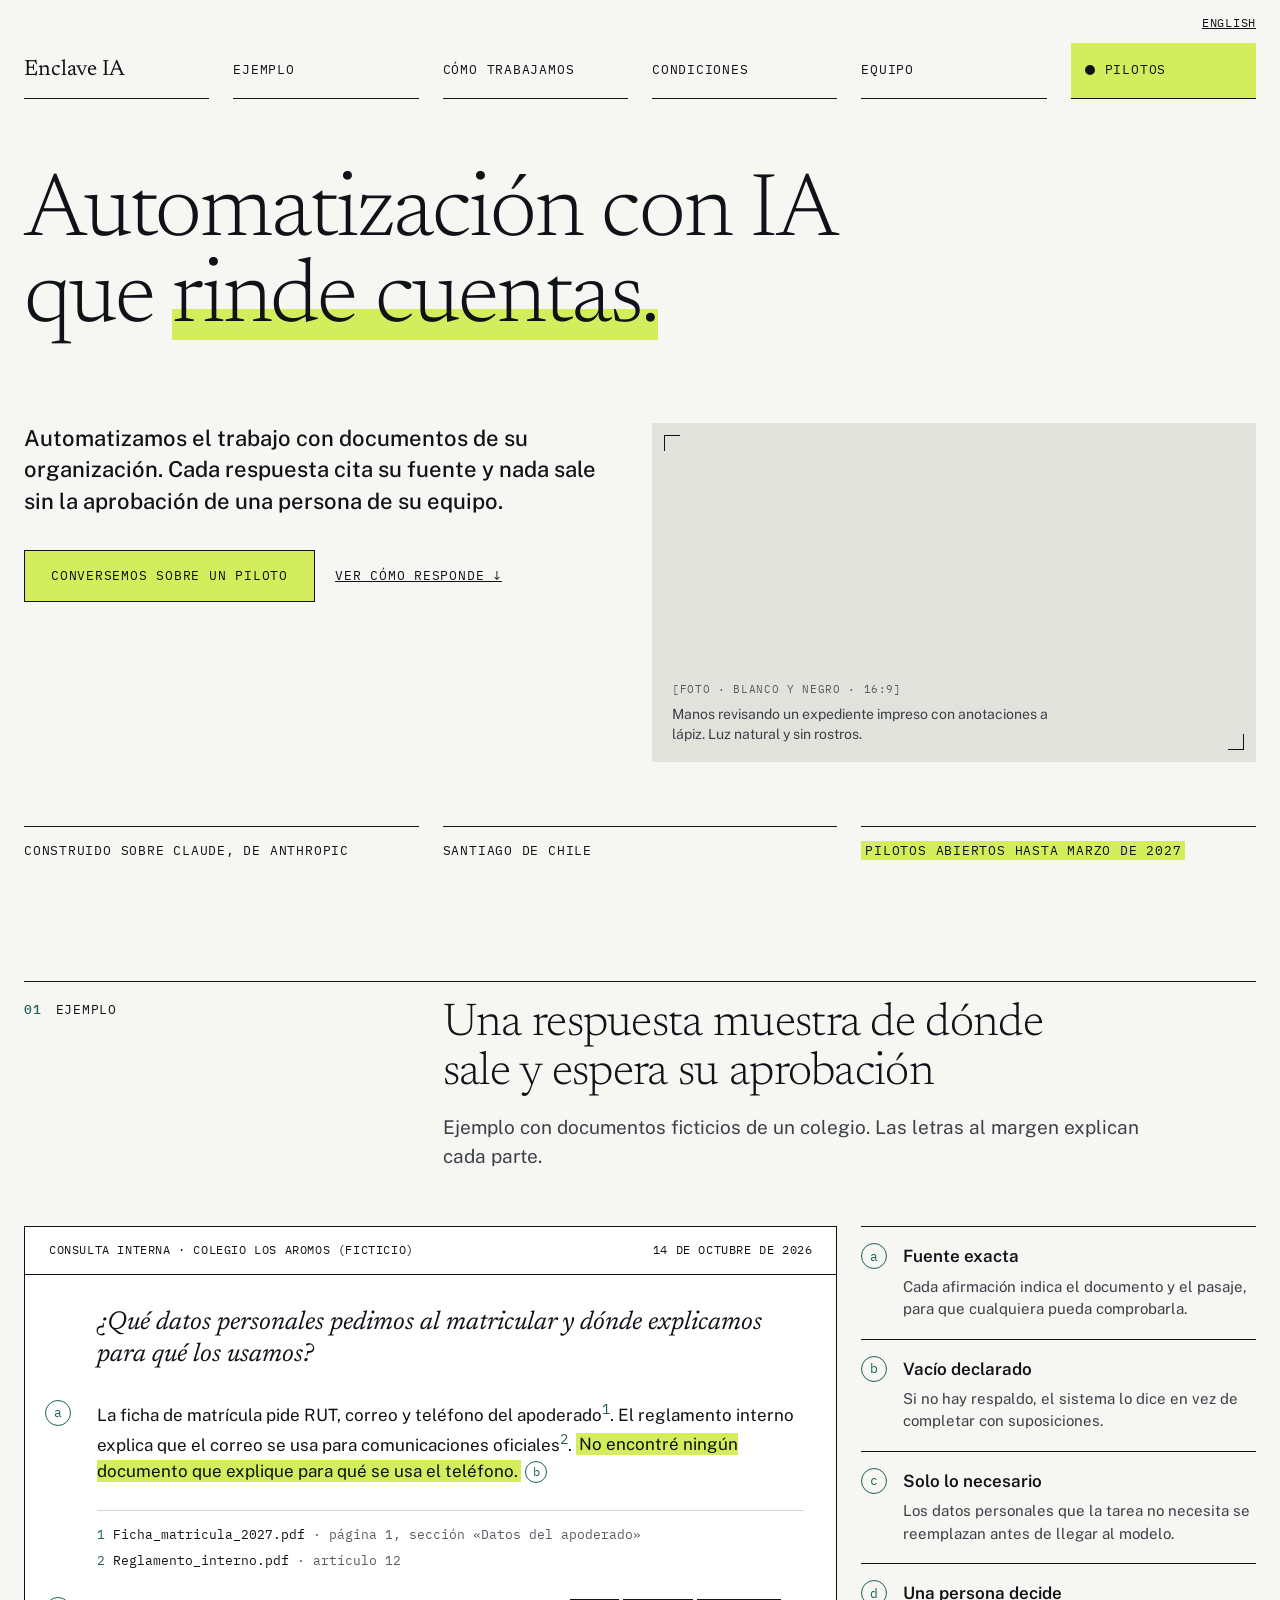
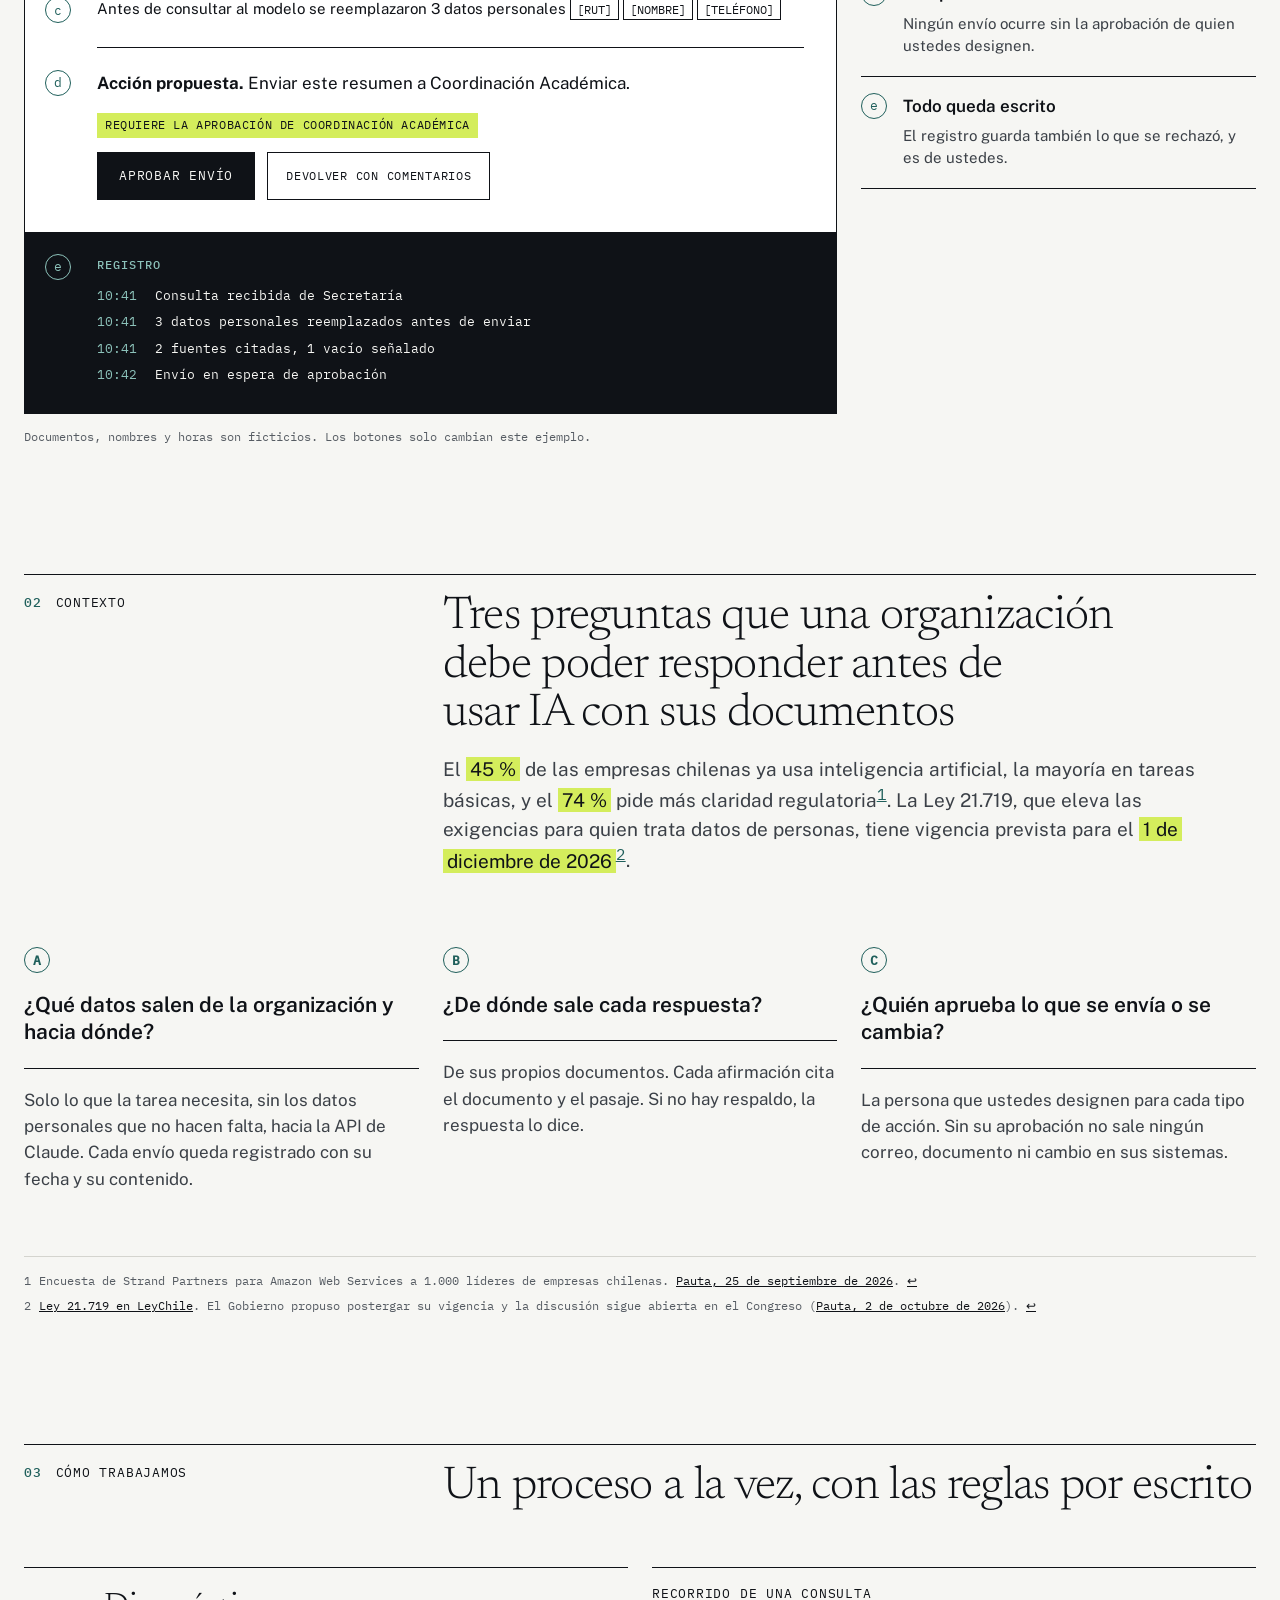
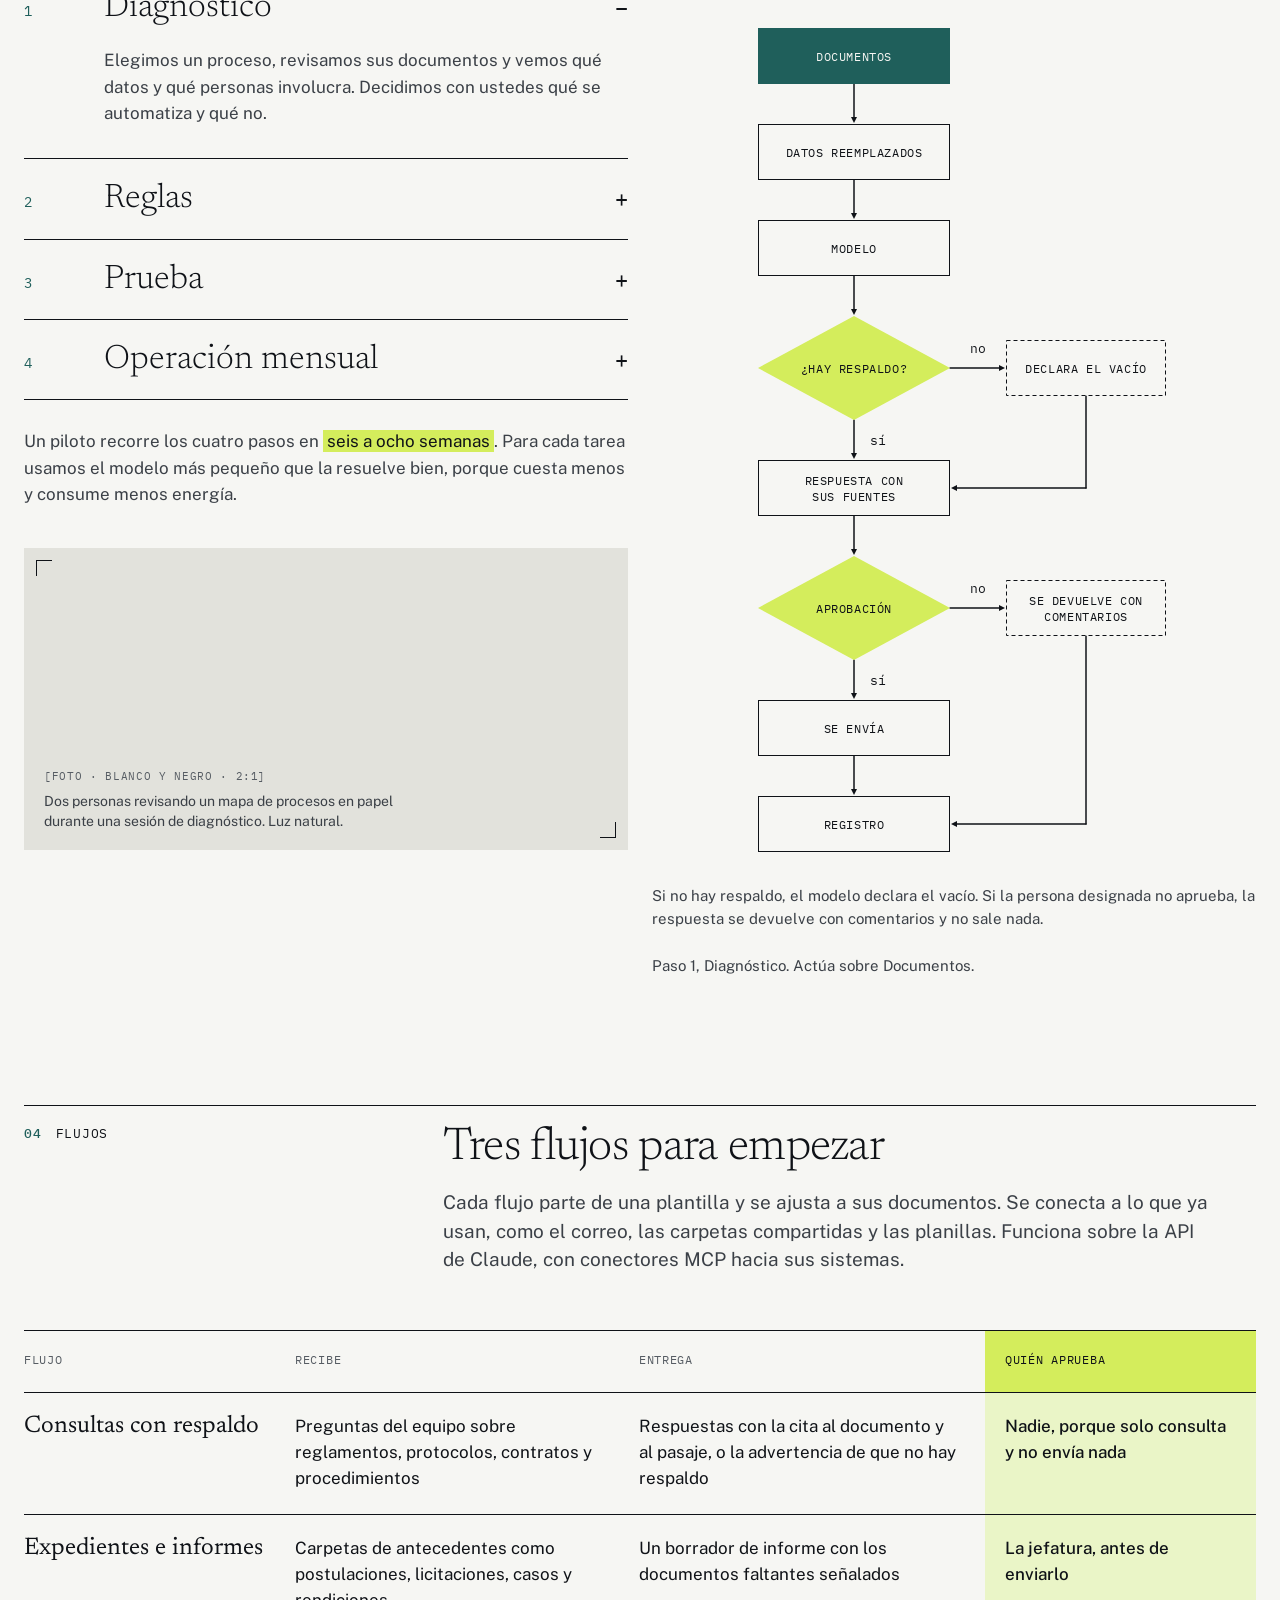
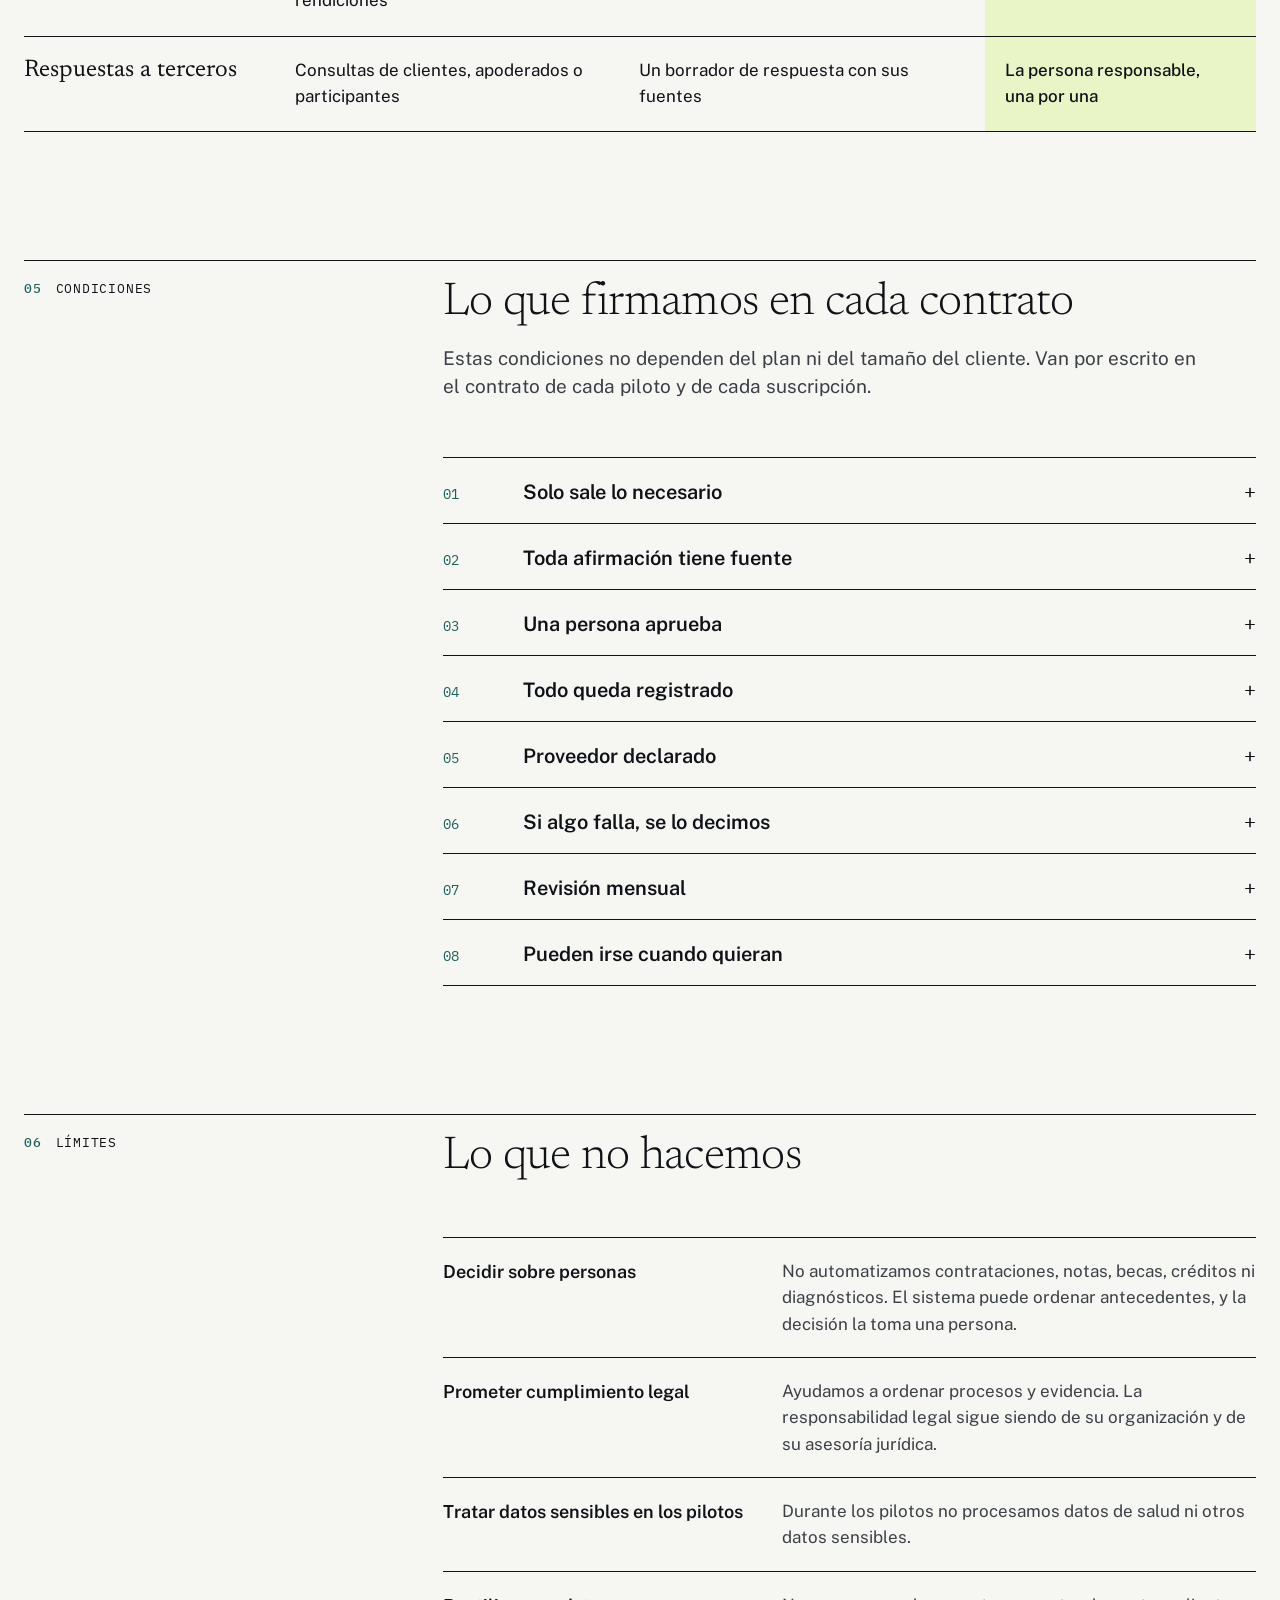
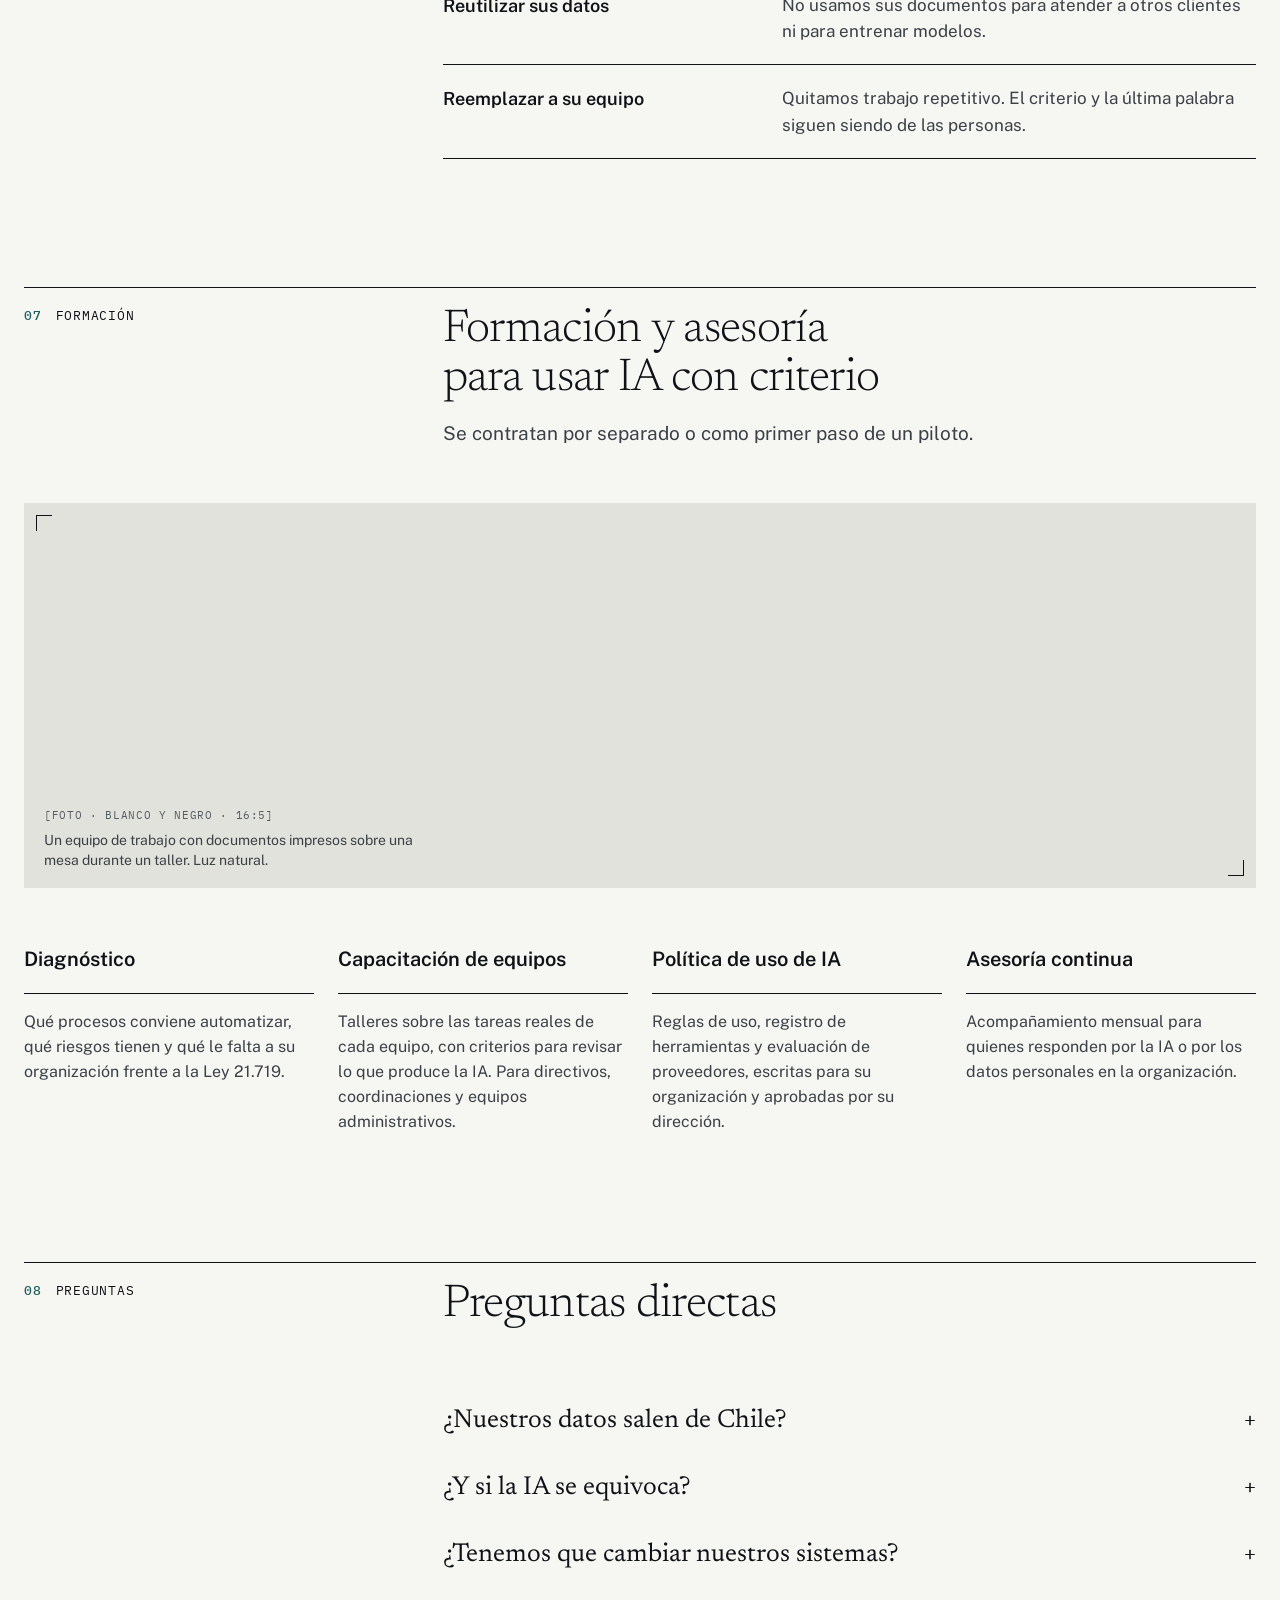
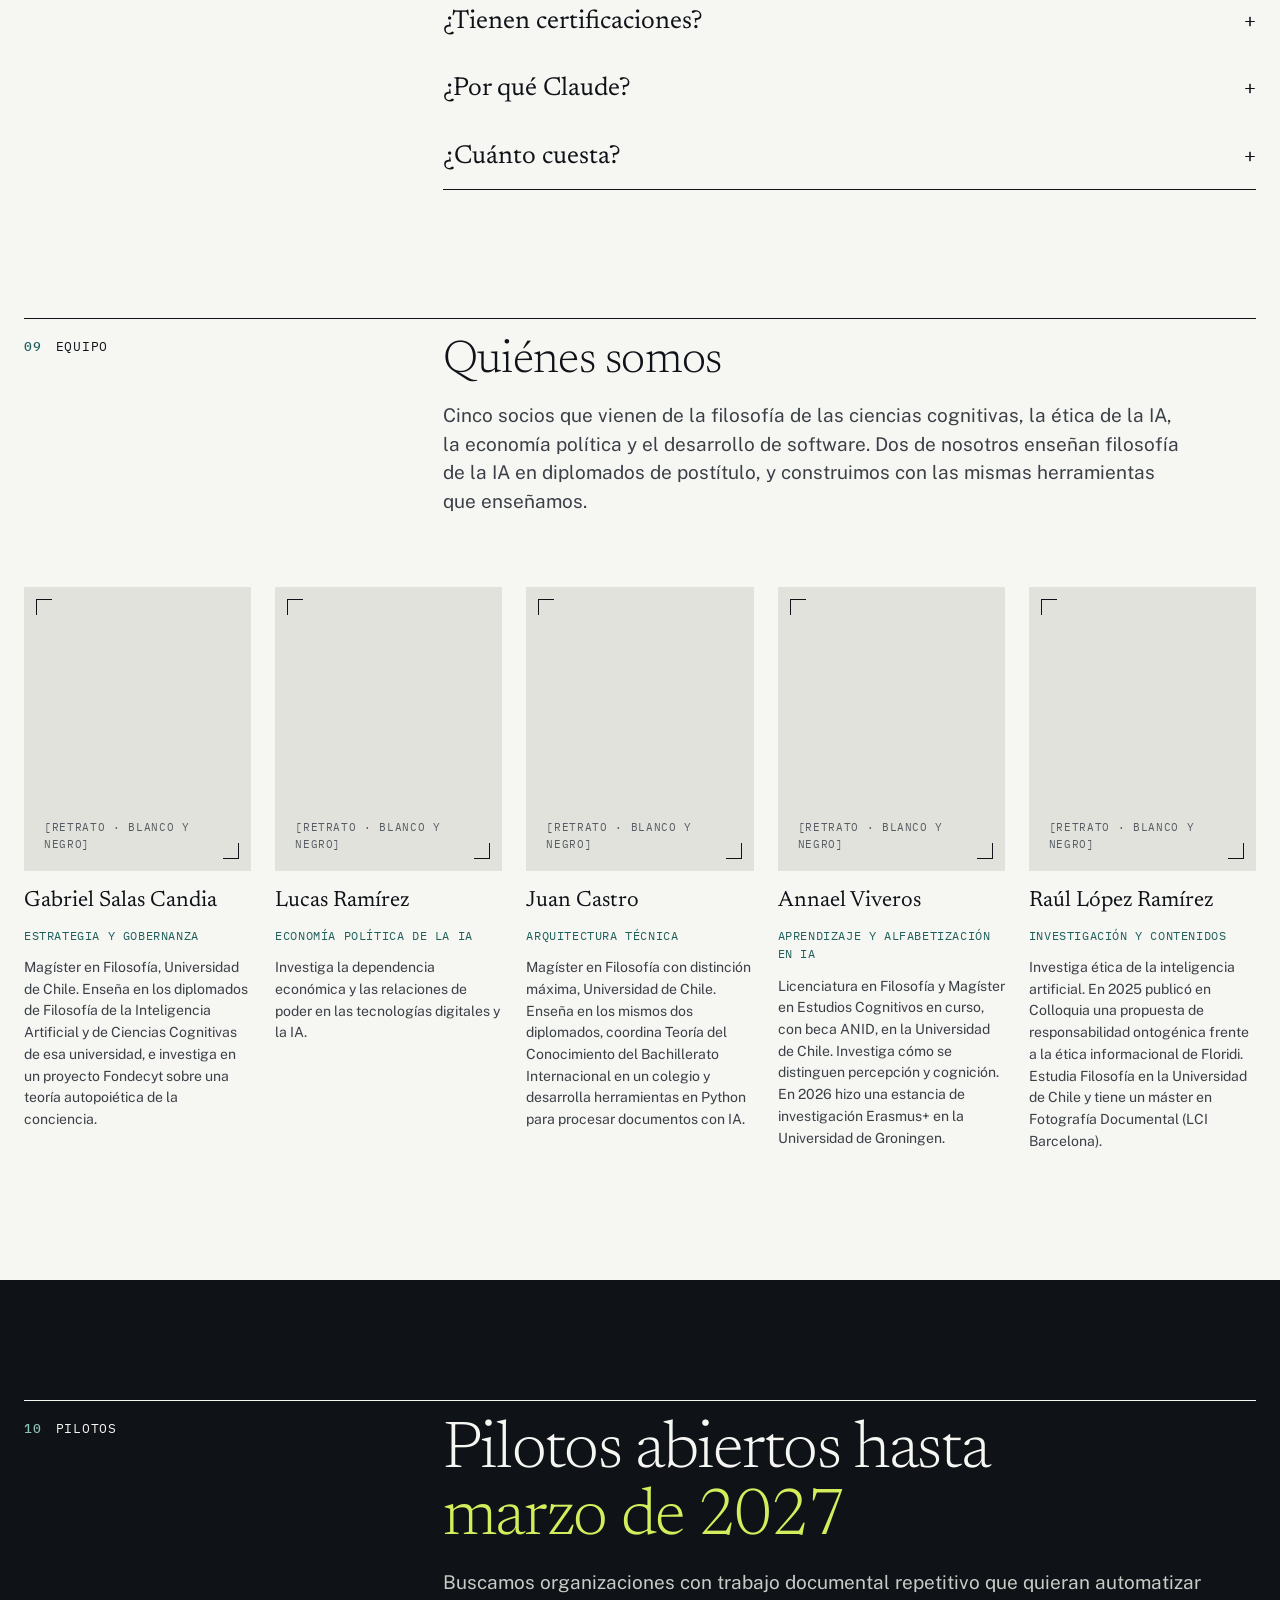
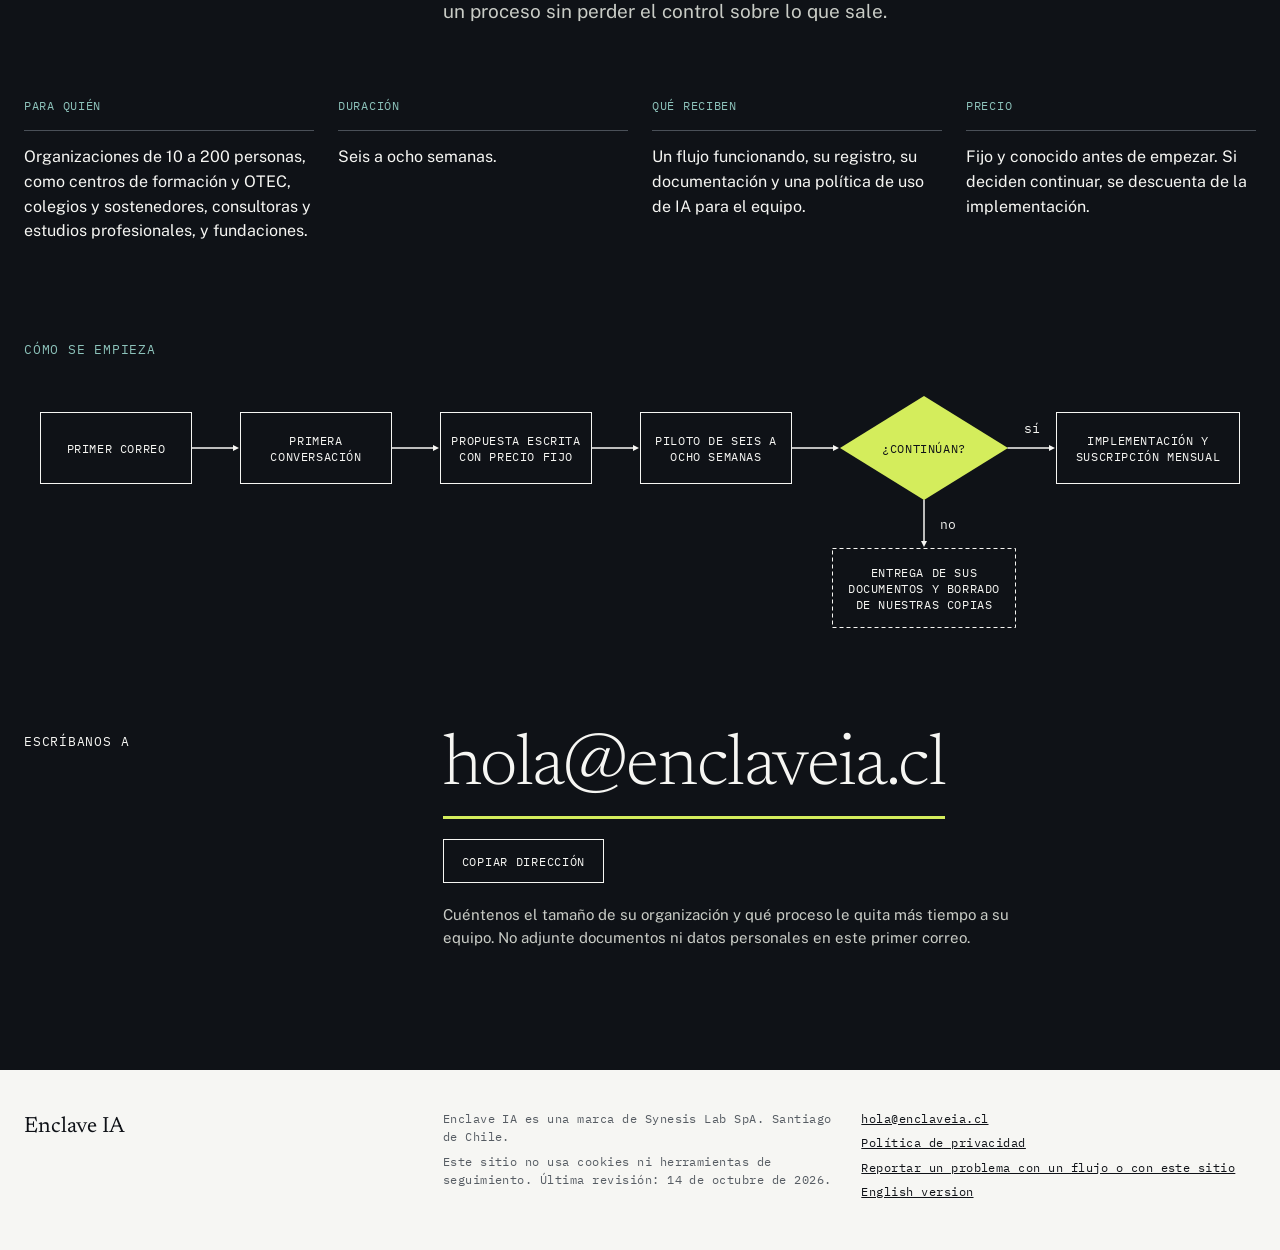
<file: sitio/index.html>
<!doctype html>
<html lang="es-CL">
<head>
<meta charset="utf-8">
<meta name="viewport" content="width=device-width, initial-scale=1">
<title>Enclave IA · Automatización con IA que rinde cuentas</title>
<meta name="description" content="Flujos de trabajo con IA, construidos sobre Claude, para organizaciones que trabajan con documentos y datos de personas. Cada respuesta cita su fuente y nada sale sin aprobación humana.">
<link rel="canonical" href="https://enclaveia.cl/">
<link rel="alternate" hreflang="es-CL" href="https://enclaveia.cl/">
<link rel="alternate" hreflang="en" href="https://enclaveia.cl/en/">
<link rel="alternate" hreflang="x-default" href="https://enclaveia.cl/">
<meta property="og:type" content="website">
<meta property="og:locale" content="es_CL">
<meta property="og:site_name" content="Enclave IA">
<meta property="og:title" content="Enclave IA · Automatización con IA que rinde cuentas">
<meta property="og:description" content="Flujos de trabajo sobre Claude para organizaciones que trabajan con documentos. Cada respuesta cita su fuente y nada sale sin aprobación humana.">
<meta property="og:url" content="https://enclaveia.cl/">
<meta property="og:image" content="https://enclaveia.cl/og.png">
<meta name="twitter:card" content="summary_large_image">
<meta name="theme-color" content="#f6f6f3">
<link rel="icon" href="favicon.svg" type="image/svg+xml">
<link rel="icon" href="favicon-32.png" type="image/png" sizes="32x32">
<link rel="apple-touch-icon" href="apple-touch-icon.png">
<link rel="preload" href="assets/fonts/newsreader-wght.woff2" as="font" type="font/woff2" crossorigin>
<link rel="preload" href="assets/fonts/public-sans.woff2" as="font" type="font/woff2" crossorigin>
<link rel="preload" href="assets/fonts/ibm-plex-mono-400.woff2" as="font" type="font/woff2" crossorigin>
<link rel="stylesheet" href="assets/portada.css">
<script src="assets/site.js" defer></script>
</head>
<body>
<a class="skip" href="#contenido">Saltar al contenido</a>

<header class="site-head">
  <div class="wrap top">
    <a class="mono-link" href="en/index.html" hreflang="en" lang="en">English</a>
  </div>
  <div class="wrap">
    <nav class="grid grid-6 nav" aria-label="Secciones">
      <a class="brand" href="#inicio">Enclave IA</a>
      <a href="#ejemplo">Ejemplo</a>
      <a href="#como">Cómo trabajamos</a>
      <a href="#condiciones">Condiciones</a>
      <a href="#equipo">Equipo</a>
      <a class="signal" href="#pilotos">Pilotos</a>
    </nav>
  </div>
</header>

<main id="contenido">

<section id="inicio" class="wrap hero" aria-labelledby="titulo">
  <h1 id="titulo"><span class="line">Automatización con IA</span><span class="line">que <span class="mk-line">rinde cuentas.</span></span></h1>
  <div class="grid grid-6 hero-body">
    <div class="col-1-3 hero-text">
      <p>Automatizamos el trabajo con documentos de su organización. Cada respuesta cita su fuente y nada sale sin la aprobación de una persona de su equipo.</p>
      <div class="hero-actions">
        <a class="btn-signal" href="#pilotos">Conversemos sobre un piloto</a>
        <a class="mono-link" href="#ejemplo">Ver cómo responde ↓</a>
      </div>
    </div>
    <figure class="col-4-3 ph" role="img" aria-label="Imagen pendiente. Fotografía documental en blanco y negro de un expediente impreso.">
      <span class="ph-t">[Foto · blanco y negro · 16:9]</span>
      <p class="ph-b">Manos revisando un expediente impreso con anotaciones a lápiz. Luz natural y sin rostros.</p>
    </figure>
  </div>
  <ul class="grid grid-3 facts" aria-label="Datos de la empresa">
    <li>Construido sobre Claude, de Anthropic</li>
    <li>Santiago de Chile</li>
    <li><span class="mk">Pilotos abiertos hasta marzo de 2027</span></li>
  </ul>
</section>

<section id="ejemplo" class="wrap sec" aria-labelledby="t-ex">
  <div class="grid grid-6 head">
    <p class="kicker span-2"><b>01</b><span>Ejemplo</span></p>
    <div class="head-body">
      <h2 id="t-ex" class="h2">Una respuesta muestra de dónde sale y espera su aprobación</h2>
      <p class="lede">Ejemplo con documentos ficticios de un colegio. Las letras al margen explican cada parte.</p>
    </div>
  </div>
  <div class="grid grid-6 example-body">
    <div class="col-1-4">
      <article aria-label="Ejemplo de respuesta de un flujo" data-specimen>
        <div class="sheet">
        <div class="sheet-head"><span>Consulta interna · Colegio Los Aromos (ficticio)</span><span>14 de octubre de 2026</span></div>
        <div class="sheet-body">
          <p class="question">¿Qué datos personales pedimos al matricular y dónde explicamos para qué los usamos?</p>
          <p class="answer marked"><span class="dot" aria-hidden="true">a</span>La ficha de matrícula pide RUT, correo y teléfono del apoderado<sup><a href="#c1" aria-label="Fuente 1">1</a></sup>. El reglamento interno explica que el correo se usa para comunicaciones oficiales<sup><a href="#c2" aria-label="Fuente 2">2</a></sup>. <mark>No encontré ningún documento que explique para qué se usa el teléfono.</mark> <span class="dot dot-inline" aria-hidden="true">b</span></p>
          <ol class="cites" aria-label="Fuentes citadas">
            <li id="c1"><span class="n">1</span>Ficha_matricula_2027.pdf <span class="loc">· página 1, sección «Datos del apoderado»</span></li>
            <li id="c2"><span class="n">2</span>Reglamento_interno.pdf <span class="loc">· artículo 12</span></li>
          </ol>
          <p class="redacted marked"><span class="dot" aria-hidden="true">c</span>Antes de consultar al modelo se reemplazaron 3 datos personales <span class="token">[RUT]</span> <span class="token">[NOMBRE]</span> <span class="token">[TELÉFONO]</span></p>
          <div class="approval marked">
            <span class="dot" aria-hidden="true">d</span>
            <p><strong>Acción propuesta.</strong> Enviar este resumen a Coordinación Académica.</p>
            <p><span class="approver mk">Requiere la aprobación de Coordinación Académica</span></p>
            <div class="approval-actions" data-pending>
              <button type="button" class="btn" data-decision="ok" data-time="10:43" data-log-text="Aprobado por Coordinación Académica. Resumen enviado" data-status-text="Aprobado y enviado">Aprobar envío</button>
              <button type="button" class="btn-quiet" data-decision="back" data-time="10:43" data-log-text="Devuelto con comentarios. No se envió nada" data-status-text="Devuelto con comentarios">Devolver con comentarios</button>
            </div>
            <div class="approval-done" data-decided hidden>
              <p class="status" data-status></p>
              <button type="button" class="btn-quiet" data-reset>Restablecer ejemplo</button>
            </div>
          </div>
        </div>
        <div class="log" aria-live="polite">
          <span class="dot" aria-hidden="true">e</span>
          <h3>Registro</h3>
          <ol data-log>
            <li><time>10:41</time><span>Consulta recibida de Secretaría</span></li>
            <li><time>10:41</time><span>3 datos personales reemplazados antes de enviar</span></li>
            <li><time>10:41</time><span>2 fuentes citadas, 1 vacío señalado</span></li>
            <li><time>10:42</time><span>Envío en espera de aprobación</span></li>
          </ol>
        </div>
        </div>
        <p class="fine">Documentos, nombres y horas son ficticios. Los botones solo cambian este ejemplo.</p>
      </article>
    </div>
    <ol class="col-5-2 notes" aria-label="Qué muestra el ejemplo">
      <li><span class="dot" aria-hidden="true">a</span><div><strong>Fuente exacta</strong><span class="d">Cada afirmación indica el documento y el pasaje, para que cualquiera pueda comprobarla.</span></div></li>
      <li><span class="dot" aria-hidden="true">b</span><div><strong>Vacío declarado</strong><span class="d">Si no hay respaldo, el sistema lo dice en vez de completar con suposiciones.</span></div></li>
      <li><span class="dot" aria-hidden="true">c</span><div><strong>Solo lo necesario</strong><span class="d">Los datos personales que la tarea no necesita se reemplazan antes de llegar al modelo.</span></div></li>
      <li><span class="dot" aria-hidden="true">d</span><div><strong>Una persona decide</strong><span class="d">Ningún envío ocurre sin la aprobación de quien ustedes designen.</span></div></li>
      <li><span class="dot" aria-hidden="true">e</span><div><strong>Todo queda escrito</strong><span class="d">El registro guarda también lo que se rechazó, y es de ustedes.</span></div></li>
    </ol>
  </div>
</section>

<section id="contexto" class="wrap sec" aria-labelledby="t-ctx">
  <div class="grid grid-6 head">
    <p class="kicker span-2"><b>02</b><span>Contexto</span></p>
    <div class="head-body">
      <h2 id="t-ctx" class="h2">Tres preguntas que una organización debe poder responder antes de usar IA con sus documentos</h2>
      <p class="lede">El <span class="mk">45 %</span> de las empresas chilenas ya usa inteligencia artificial, la mayoría en tareas básicas, y el <span class="mk">74 %</span> pide más claridad regulatoria<sup><a href="#n1" id="r1" aria-label="Nota 1">1</a></sup>. La Ley 21.719, que eleva las exigencias para quien trata datos de personas, tiene vigencia prevista para el <span class="mk">1 de diciembre de 2026</span><sup><a href="#n2" id="r2" aria-label="Nota 2">2</a></sup>.</p>
    </div>
  </div>
  <dl class="grid grid-3 three">
    <div><dt><span class="dot" aria-hidden="true">A</span><span class="q">¿Qué datos salen de la organización y hacia dónde?</span></dt><dd>Solo lo que la tarea necesita, sin los datos personales que no hacen falta, hacia la API de Claude. Cada envío queda registrado con su fecha y su contenido.</dd></div>
    <div><dt><span class="dot" aria-hidden="true">B</span><span class="q">¿De dónde sale cada respuesta?</span></dt><dd>De sus propios documentos. Cada afirmación cita el documento y el pasaje. Si no hay respaldo, la respuesta lo dice.</dd></div>
    <div><dt><span class="dot" aria-hidden="true">C</span><span class="q">¿Quién aprueba lo que se envía o se cambia?</span></dt><dd>La persona que ustedes designen para cada tipo de acción. Sin su aprobación no sale ningún correo, documento ni cambio en sus sistemas.</dd></div>
  </dl>
  <ol class="footnotes" aria-label="Notas">
    <li id="n1"><span>1</span>Encuesta de Strand Partners para Amazon Web Services a 1.000 líderes de empresas chilenas. <a href="https://www.pauta.cl/tendencias/2026/09/25/el-45-de-las-empresas-chilenas-usa-inteligencia-artificial-pero-la-mayoria-aun-la-ocupa-para-tareas-basicas.html">Pauta, 25 de septiembre de 2026</a>. <a href="#r1" aria-label="Volver al texto">↩</a></li>
    <li id="n2"><span>2</span><a href="https://www.bcn.cl/leychile/navegar?i=1209272">Ley 21.719 en LeyChile</a>. El Gobierno propuso postergar su vigencia y la discusión sigue abierta en el Congreso (<a href="https://www.pauta.cl/actualidad/2026/10/02/ley-de-datos-personales-senadores-proponen-prorroga-de-seis-meses-frente-al-ano-que-pide-el-gobierno.html">Pauta, 2 de octubre de 2026</a>). <a href="#r2" aria-label="Volver al texto">↩</a></li>
  </ol>
</section>

<section id="como" class="wrap sec" aria-labelledby="t-how">
  <div class="grid grid-6 head">
    <p class="kicker span-2"><b>03</b><span>Cómo trabajamos</span></p>
    <h2 id="t-how" class="h2 head-body">Un proceso a la vez, con las reglas por escrito</h2>
  </div>
  <div class="grid grid-6 how-body">
    <div class="col-1-3">
      <ol class="acc-list">
        <li><details name="paso" open data-hi="0" data-n="1" data-title="Diagnóstico"><summary class="acc acc-lg"><span class="acc-no">1</span><span class="acc-title">Diagnóstico</span><span class="acc-sign" aria-hidden="true"></span></summary><div class="acc-body"><p>Elegimos un proceso, revisamos sus documentos y vemos qué datos y qué personas involucra. Decidimos con ustedes qué se automatiza y qué no.</p></div></details></li>
        <li><details name="paso" data-hi="1 3" data-n="2" data-title="Reglas"><summary class="acc acc-lg"><span class="acc-no">2</span><span class="acc-title">Reglas</span><span class="acc-sign" aria-hidden="true"></span></summary><div class="acc-body"><p>Dejamos por escrito qué datos pueden salir, qué acciones requieren aprobación y quién aprueba cada una.</p></div></details></li>
        <li><details name="paso" data-hi="2" data-n="3" data-title="Prueba"><summary class="acc acc-lg"><span class="acc-no">3</span><span class="acc-title">Prueba</span><span class="acc-sign" aria-hidden="true"></span></summary><div class="acc-body"><p>Probamos el flujo con casos reales de su organización. Se activa solo cuando cumple el criterio de aceptación que acordamos.</p></div></details></li>
        <li><details name="paso" data-hi="4" data-n="4" data-title="Operación mensual"><summary class="acc acc-lg"><span class="acc-no">4</span><span class="acc-title">Operación mensual</span><span class="acc-sign" aria-hidden="true"></span></summary><div class="acc-body"><p>Revisamos errores, correcciones, uso y costo. Cada mes reciben un informe y el registro completo.</p></div></details></li>
      </ol>
      <p class="how-note">Un piloto recorre los cuatro pasos en <span class="mk">seis a ocho semanas</span>. Para cada tarea usamos el modelo más pequeño que la resuelve bien, porque cuesta menos y consume menos energía.</p>
      <figure class="ph how-photo" role="img" aria-label="Imagen pendiente. Fotografía documental en blanco y negro de una sesión de diagnóstico.">
        <span class="ph-t">[Foto · blanco y negro · 2:1]</span>
        <p class="ph-b">Dos personas revisando un mapa de procesos en papel durante una sesión de diagnóstico. Luz natural.</p>
      </figure>
    </div>
    <figure class="col-4-3 fig" data-fig data-stages="Documentos|Datos reemplazados|Modelo|Aprobación|Registro" data-and=" y " data-caption-idle="Abra un paso para ver qué parte del recorrido atiende." data-caption-step="Paso {n}, {title}. Actúa sobre {names}." data-label-step="Resaltado por el paso {title}. Actúa sobre {names}.">
      <figcaption class="kicker"><span>Recorrido de una consulta</span></figcaption>
      <div class="fig-svg">
        <svg class="diagram" viewBox="0 0 440 832" role="img" data-fig-label="Diagrama de flujo del recorrido de una consulta. Parte de los documentos, reemplaza datos personales, consulta al modelo y decide si hay respaldo. Después pasa por la aprobación de una persona y termina en el registro." aria-label="Diagrama de flujo del recorrido de una consulta. Parte de los documentos, reemplaza datos personales, consulta al modelo y decide si hay respaldo. Después pasa por la aprobación de una persona y termina en el registro." focusable="false"><defs><marker id="fig-arrow" orient="auto" markerWidth="5" markerHeight="5" refX="2" refY="2" overflow="visible"><path d="M0 0 L4 2 L0 4 Z"/></marker></defs><g class="lines"><path d="M120 56 L120 92" marker-end="url(#fig-arrow)"/><path d="M120 152 L120 188" marker-end="url(#fig-arrow)"/><path d="M120 248 L120 284" marker-end="url(#fig-arrow)"/><path d="M120 392 L120 428" marker-end="url(#fig-arrow)"/><path d="M120 488 L120 524" marker-end="url(#fig-arrow)"/><path d="M120 632 L120 668" marker-end="url(#fig-arrow)"/><path d="M120 728 L120 764" marker-end="url(#fig-arrow)"/><path d="M216 340 L268 340" marker-end="url(#fig-arrow)"/><path d="M216 580 L268 580" marker-end="url(#fig-arrow)"/><path d="M352 368 L352 460"/><path d="M352 460 L220 460" marker-end="url(#fig-arrow)"/><path d="M352 608 L352 796"/><path d="M352 796 L220 796" marker-end="url(#fig-arrow)"/></g><g class="node" data-stage="0"><rect x="24.5" y="0.5" width="191" height="55"/><text x="120.0" y="28.0"><tspan x="120.0" dy="0">Documentos</tspan></text></g><g class="node" data-stage="1"><rect x="24.5" y="96.5" width="191" height="55"/><text x="120.0" y="124.0"><tspan x="120.0" dy="0">Datos reemplazados</tspan></text></g><g class="node" data-stage="2"><rect x="24.5" y="192.5" width="191" height="55"/><text x="120.0" y="220.0"><tspan x="120.0" dy="0">Modelo</tspan></text></g><g class="node" data-stage="2"><polygon points="120.0,288 216,340.0 120.0,392 24,340.0"/><text x="120.0" y="340.0"><tspan x="120.0" dy="0">¿Hay respaldo?</tspan></text></g><g class="node dashed" data-stage="2"><rect x="272.5" y="312.5" width="159" height="55"/><text x="352.0" y="340.0"><tspan x="352.0" dy="0">Declara el vacío</tspan></text></g><g class="node" data-stage="2"><rect x="24.5" y="432.5" width="191" height="55"/><text x="120.0" y="452.0"><tspan x="120.0" dy="0">Respuesta con</tspan><tspan x="120.0" dy="16">sus fuentes</tspan></text></g><g class="node" data-stage="3"><polygon points="120.0,528 216,580.0 120.0,632 24,580.0"/><text x="120.0" y="580.0"><tspan x="120.0" dy="0">Aprobación</tspan></text></g><g class="node dashed" data-stage="3"><rect x="272.5" y="552.5" width="159" height="55"/><text x="352.0" y="572.0"><tspan x="352.0" dy="0">Se devuelve con</tspan><tspan x="352.0" dy="16">comentarios</tspan></text></g><g class="node" data-stage="3"><rect x="24.5" y="672.5" width="191" height="55"/><text x="120.0" y="700.0"><tspan x="120.0" dy="0">Se envía</tspan></text></g><g class="node" data-stage="4"><rect x="24.5" y="768.5" width="191" height="55"/><text x="120.0" y="796.0"><tspan x="120.0" dy="0">Registro</tspan></text></g><text x="244" y="320" class="lbl"><tspan x="244" dy="0">no</tspan></text><text x="244" y="560" class="lbl"><tspan x="244" dy="0">no</tspan></text><text x="144" y="412" class="lbl"><tspan x="144" dy="0">sí</tspan></text><text x="144" y="652" class="lbl"><tspan x="144" dy="0">sí</tspan></text></svg>
      </div>
      <p class="fig-note">Si no hay respaldo, el modelo declara el vacío. Si la persona designada no aprueba, la respuesta se devuelve con comentarios y no sale nada.</p>
      <p class="fig-caption" aria-live="polite" data-fig-caption>Abra un paso para ver qué parte del recorrido atiende.</p>
    </figure>
  </div>
</section>

<section id="flujos" class="wrap sec" aria-labelledby="t-fl">
  <div class="grid grid-6 head">
    <p class="kicker span-2"><b>04</b><span>Flujos</span></p>
    <div class="head-body">
      <h2 id="t-fl" class="h2">Tres flujos para empezar</h2>
      <p class="lede">Cada flujo parte de una plantilla y se ajusta a sus documentos. Se conecta a lo que ya usan, como el correo, las carpetas compartidas y las planillas. Funciona sobre la API de Claude, con conectores MCP hacia sus sistemas.</p>
    </div>
  </div>
  <div class="table-wrap" role="region" aria-labelledby="t-fl" tabindex="0">
    <table class="tbl">
      <thead>
        <tr><th scope="col">Flujo</th><th scope="col">Recibe</th><th scope="col">Entrega</th><th scope="col" class="who">Quién aprueba</th></tr>
      </thead>
      <tbody>
        <tr><th scope="row">Consultas con respaldo</th><td data-label="Recibe">Preguntas del equipo sobre reglamentos, protocolos, contratos y procedimientos</td><td data-label="Entrega">Respuestas con la cita al documento y al pasaje, o la advertencia de que no hay respaldo</td><td class="who" data-label="Quién aprueba">Nadie, porque solo consulta y no envía nada</td></tr>
        <tr><th scope="row">Expedientes e informes</th><td data-label="Recibe">Carpetas de antecedentes como postulaciones, licitaciones, casos y rendiciones</td><td data-label="Entrega">Un borrador de informe con los documentos faltantes señalados</td><td class="who" data-label="Quién aprueba">La jefatura, antes de enviarlo</td></tr>
        <tr><th scope="row">Respuestas a terceros</th><td data-label="Recibe">Consultas de clientes, apoderados o participantes</td><td data-label="Entrega">Un borrador de respuesta con sus fuentes</td><td class="who" data-label="Quién aprueba">La persona responsable, una por una</td></tr>
      </tbody>
    </table>
  </div>
</section>

<section id="condiciones" class="wrap sec" aria-labelledby="t-tm">
  <div class="grid grid-6 head">
    <p class="kicker span-2"><b>05</b><span>Condiciones</span></p>
    <div class="head-body">
      <h2 id="t-tm" class="h2">Lo que firmamos en cada contrato</h2>
      <p class="lede">Estas condiciones no dependen del plan ni del tamaño del cliente. Van por escrito en el contrato de cada piloto y de cada suscripción.</p>
    </div>
  </div>
  <div class="grid grid-6 list-body">
    <ol class="col-3-4 acc-list">
      <li><details name="clausula"><summary class="acc acc-md"><span class="acc-no">01</span><span class="acc-title">Solo sale lo necesario</span><span class="acc-sign" aria-hidden="true"></span></summary><div class="acc-body"><p>Antes de consultar al modelo, un proceso en nuestro servidor detecta y reemplaza los datos personales que la tarea no necesita, como RUT, nombres, correos y teléfonos.</p></div></details></li>
      <li><details name="clausula"><summary class="acc acc-md"><span class="acc-no">02</span><span class="acc-title">Toda afirmación tiene fuente</span><span class="acc-sign" aria-hidden="true"></span></summary><div class="acc-body"><p>Cada respuesta indica el documento y el pasaje en que se apoya. Si no hay respaldo, lo dice.</p></div></details></li>
      <li><details name="clausula"><summary class="acc acc-md"><span class="acc-no">03</span><span class="acc-title">Una persona aprueba</span><span class="acc-sign" aria-hidden="true"></span></summary><div class="acc-body"><p>Ningún correo, publicación o cambio en sus sistemas ocurre sin la aprobación de la persona designada.</p></div></details></li>
      <li><details name="clausula"><summary class="acc acc-md"><span class="acc-no">04</span><span class="acc-title">Todo queda registrado</span><span class="acc-sign" aria-hidden="true"></span></summary><div class="acc-body"><p>Consultas, fuentes, acciones, aprobaciones y rechazos. El registro es de ustedes y pueden exportarlo cuando quieran.</p></div></details></li>
      <li><details name="clausula"><summary class="acc acc-md"><span class="acc-no">05</span><span class="acc-title">Proveedor declarado</span><span class="acc-sign" aria-hidden="true"></span></summary><div class="acc-body"><p>Usamos Claude, de Anthropic, a través de su API comercial. Anthropic no usa por defecto esos datos para entrenar sus modelos (<a href="https://privacy.claude.com/en/articles/7996868-is-my-data-used-for-model-training">política de Anthropic</a>).</p></div></details></li>
      <li><details name="clausula"><summary class="acc acc-md"><span class="acc-no">06</span><span class="acc-title">Si algo falla, se lo decimos</span><span class="acc-sign" aria-hidden="true"></span></summary><div class="acc-body"><p>Les informamos por escrito qué pasó, a quién afectó y qué corregimos, aunque nadie lo haya notado.</p></div></details></li>
      <li><details name="clausula"><summary class="acc acc-md"><span class="acc-no">07</span><span class="acc-title">Revisión mensual</span><span class="acc-sign" aria-hidden="true"></span></summary><div class="acc-body"><p>Revisamos con su equipo los errores, las correcciones y el uso, y ajustamos el flujo.</p></div></details></li>
      <li><details name="clausula"><summary class="acc acc-md"><span class="acc-no">08</span><span class="acc-title">Pueden irse cuando quieran</span><span class="acc-sign" aria-hidden="true"></span></summary><div class="acc-body"><p>Sus documentos, configuraciones y registros son de ustedes. Al terminar se los entregamos y borramos las copias que guardamos nosotros.</p></div></details></li>
    </ol>
  </div>
</section>

<section id="limites" class="wrap sec" aria-labelledby="t-li">
  <div class="grid grid-6 head">
    <p class="kicker span-2"><b>06</b><span>Límites</span></p>
    <h2 id="t-li" class="h2 head-body">Lo que no hacemos</h2>
  </div>
  <div class="grid grid-6 list-body">
    <ul class="col-3-4 limits">
      <li><h3>Decidir sobre personas</h3><p>No automatizamos contrataciones, notas, becas, créditos ni diagnósticos. El sistema puede ordenar antecedentes, y la decisión la toma una persona.</p></li>
      <li><h3>Prometer cumplimiento legal</h3><p>Ayudamos a ordenar procesos y evidencia. La responsabilidad legal sigue siendo de su organización y de su asesoría jurídica.</p></li>
      <li><h3>Tratar datos sensibles en los pilotos</h3><p>Durante los pilotos no procesamos datos de salud ni otros datos sensibles.</p></li>
      <li><h3>Reutilizar sus datos</h3><p>No usamos sus documentos para atender a otros clientes ni para entrenar modelos.</p></li>
      <li><h3>Reemplazar a su equipo</h3><p>Quitamos trabajo repetitivo. El criterio y la última palabra siguen siendo de las personas.</p></li>
    </ul>
  </div>
</section>

<section id="acompanamiento" class="wrap sec" aria-labelledby="t-sv">
  <div class="grid grid-6 head">
    <p class="kicker span-2"><b>07</b><span>Formación</span></p>
    <div class="head-body">
      <h2 id="t-sv" class="h2">Formación y asesoría para usar IA con criterio</h2>
      <p class="lede">Se contratan por separado o como primer paso de un piloto.</p>
    </div>
  </div>
  <figure class="ph services-photo" role="img" aria-label="Imagen pendiente. Fotografía documental en blanco y negro de un taller de capacitación.">
    <span class="ph-t">[Foto · blanco y negro · 16:5]</span>
    <p class="ph-b">Un equipo de trabajo con documentos impresos sobre una mesa durante un taller. Luz natural.</p>
  </figure>
  <dl class="grid grid-4 services">
    <div><dt>Diagnóstico</dt><dd>Qué procesos conviene automatizar, qué riesgos tienen y qué le falta a su organización frente a la Ley 21.719.</dd></div>
    <div><dt>Capacitación de equipos</dt><dd>Talleres sobre las tareas reales de cada equipo, con criterios para revisar lo que produce la IA. Para directivos, coordinaciones y equipos administrativos.</dd></div>
    <div><dt>Política de uso de IA</dt><dd>Reglas de uso, registro de herramientas y evaluación de proveedores, escritas para su organización y aprobadas por su dirección.</dd></div>
    <div><dt>Asesoría continua</dt><dd>Acompañamiento mensual para quienes responden por la IA o por los datos personales en la organización.</dd></div>
  </dl>
</section>

<section id="preguntas" class="wrap sec" aria-labelledby="t-fq">
  <div class="grid grid-6 head">
    <p class="kicker span-2"><b>08</b><span>Preguntas</span></p>
    <h2 id="t-fq" class="h2 head-body">Preguntas directas</h2>
  </div>
  <div class="grid grid-6 list-body">
    <div class="col-3-4 acc-list">
      <details name="pregunta"><summary class="acc acc-q"><span class="acc-title">¿Nuestros datos salen de Chile?</span><span class="acc-sign" aria-hidden="true"></span></summary><div class="acc-body"><p>Sí. Claude funciona en servidores de Anthropic fuera de Chile. Por eso enviamos solo lo necesario, reemplazamos antes los datos personales que la tarea no requiere y registramos cada envío.</p></div></details>
      <details name="pregunta"><summary class="acc acc-q"><span class="acc-title">¿Y si la IA se equivoca?</span><span class="acc-sign" aria-hidden="true"></span></summary><div class="acc-body"><p>Puede equivocarse. Por eso cada respuesta muestra su fuente y nada sale sin aprobación. Los errores que encontramos se registran, se corrigen y se revisan con ustedes cada mes.</p></div></details>
      <details name="pregunta"><summary class="acc acc-q"><span class="acc-title">¿Tenemos que cambiar nuestros sistemas?</span><span class="acc-sign" aria-hidden="true"></span></summary><div class="acc-body"><p>No. Los flujos se conectan a las herramientas que ya usan. Si alguna no permite una conexión segura, se lo decimos en el diagnóstico.</p></div></details>
      <details name="pregunta"><summary class="acc acc-q"><span class="acc-title">¿Tienen certificaciones?</span><span class="acc-sign" aria-hidden="true"></span></summary><div class="acc-body"><p>Todavía no. Lo que sí entregamos es la documentación de cada flujo, que indica para qué sirve, qué datos usa, cómo se probó, quién aprueba y qué se registró.</p></div></details>
      <details name="pregunta"><summary class="acc acc-q"><span class="acc-title">¿Por qué Claude?</span><span class="acc-sign" aria-hidden="true"></span></summary><div class="acc-body"><p>Porque puede citar el pasaje exacto de un documento, leer expedientes largos completos y usar herramientas con permisos controlados. Y porque Anthropic no usa por defecto los datos de su API comercial para entrenar modelos.</p></div></details>
      <details name="pregunta"><summary class="acc acc-q"><span class="acc-title">¿Cuánto cuesta?</span><span class="acc-sign" aria-hidden="true"></span></summary><div class="acc-body"><p>El piloto tiene un precio fijo que se conoce antes de empezar. Después, una suscripción mensual por organización según el número de flujos y el volumen de uso, con un tope acordado. Enviamos una propuesta escrita después de la primera conversación.</p></div></details>
    </div>
  </div>
</section>

<section id="equipo" class="wrap sec" aria-labelledby="t-tt">
  <div class="grid grid-6 head">
    <p class="kicker span-2"><b>09</b><span>Equipo</span></p>
    <div class="head-body">
      <h2 id="t-tt" class="h2">Quiénes somos</h2>
      <p class="lede">Cinco socios que vienen de la filosofía de las ciencias cognitivas, la ética de la IA, la economía política y el desarrollo de software. Dos de nosotros enseñan filosofía de la IA en diplomados de postítulo, y construimos con las mismas herramientas que enseñamos.</p>
    </div>
  </div>
  <ul class="grid grid-5 team">
    <li>
      <div class="ph" role="img" aria-label="Retrato pendiente de Gabriel Salas Candia"><span class="ph-t">[Retrato · blanco y negro]</span></div>
      <p class="name">Gabriel Salas Candia</p>
      <p class="role">Estrategia y gobernanza</p>
      <p class="bio">Magíster en Filosofía, Universidad de Chile. Enseña en los diplomados de Filosofía de la Inteligencia Artificial y de Ciencias Cognitivas de esa universidad, e investiga en un proyecto Fondecyt sobre una teoría autopoiética de la conciencia.</p>
    </li>
    <li>
      <div class="ph" role="img" aria-label="Retrato pendiente de Lucas Ramírez"><span class="ph-t">[Retrato · blanco y negro]</span></div>
      <p class="name">Lucas Ramírez</p>
      <p class="role">Economía política de la IA</p>
      <p class="bio">Investiga la dependencia económica y las relaciones de poder en las tecnologías digitales y la IA.</p>
    </li>
    <li>
      <div class="ph" role="img" aria-label="Retrato pendiente de Juan Castro"><span class="ph-t">[Retrato · blanco y negro]</span></div>
      <p class="name">Juan Castro</p>
      <p class="role">Arquitectura técnica</p>
      <p class="bio">Magíster en Filosofía con distinción máxima, Universidad de Chile. Enseña en los mismos dos diplomados, coordina Teoría del Conocimiento del Bachillerato Internacional en un colegio y desarrolla herramientas en Python para procesar documentos con IA.</p>
    </li>
    <li>
      <div class="ph" role="img" aria-label="Retrato pendiente de Annael Viveros"><span class="ph-t">[Retrato · blanco y negro]</span></div>
      <p class="name">Annael Viveros</p>
      <p class="role">Aprendizaje y alfabetización en IA</p>
      <p class="bio">Licenciatura en Filosofía y Magíster en Estudios Cognitivos en curso, con beca ANID, en la Universidad de Chile. Investiga cómo se distinguen percepción y cognición. En 2026 hizo una estancia de investigación Erasmus+ en la Universidad de Groningen.</p>
    </li>
    <li>
      <div class="ph" role="img" aria-label="Retrato pendiente de Raúl López Ramírez"><span class="ph-t">[Retrato · blanco y negro]</span></div>
      <p class="name">Raúl López Ramírez</p>
      <p class="role">Investigación y contenidos</p>
      <p class="bio">Investiga ética de la inteligencia artificial. En 2025 publicó en Colloquia una propuesta de responsabilidad ontogénica frente a la ética informacional de Floridi. Estudia Filosofía en la Universidad de Chile y tiene un máster en Fotografía Documental (LCI Barcelona).</p>
    </li>
  </ul>
</section>

<section id="pilotos" class="dark" aria-labelledby="t-pl">
  <div class="wrap">
    <div class="grid grid-6 head">
    <p class="kicker span-2"><b>10</b><span>Pilotos</span></p>
    <div class="head-body">
      <h2 id="t-pl" class="h2 h2-xl">Pilotos abiertos hasta <span class="mk-dark">marzo de 2027</span></h2>
      <p class="lede">Buscamos organizaciones con trabajo documental repetitivo que quieran automatizar un proceso sin perder el control sobre lo que sale.</p>
    </div>
  </div>
    <dl class="grid grid-4 terms">
      <div><dt>Para quién</dt><dd>Organizaciones de 10 a 200 personas, como centros de formación y OTEC, colegios y sostenedores, consultoras y estudios profesionales, y fundaciones.</dd></div>
      <div><dt>Duración</dt><dd>Seis a ocho semanas.</dd></div>
      <div><dt>Qué reciben</dt><dd>Un flujo funcionando, su registro, su documentación y una política de uso de IA para el equipo.</dd></div>
      <div><dt>Precio</dt><dd>Fijo y conocido antes de empezar. Si deciden continuar, se descuenta de la implementación.</dd></div>
    </dl>

    <div class="start">
      <p class="kicker"><span>Cómo se empieza</span></p>
      <div class="flow-wide">
        <svg class="diagram" viewBox="0 0 1200 300" role="img" aria-label="Diagrama de flujo. Primer correo, primera conversación, propuesta escrita con precio fijo y piloto de seis a ocho semanas. Después se decide si se continúa. Si continúan, siguen la implementación y la suscripción mensual. Si no, reciben sus documentos y registros, y se borran las copias de Enclave IA." focusable="false"><defs><marker id="flow-arrow" orient="auto" markerWidth="5" markerHeight="5" refX="2" refY="2" overflow="visible"><path d="M0 0 L4 2 L0 4 Z"/></marker></defs><g class="lines"><path d="M152 112 L196 112" marker-end="url(#flow-arrow)"/><path d="M352 112 L396 112" marker-end="url(#flow-arrow)"/><path d="M552 112 L596 112" marker-end="url(#flow-arrow)"/><path d="M752 112 L796 112" marker-end="url(#flow-arrow)"/><path d="M968 112 L1012 112" marker-end="url(#flow-arrow)"/><path d="M884 164 L884 208" marker-end="url(#flow-arrow)"/></g><g class="node"><rect x="0.5" y="76.5" width="151" height="71"/><text x="76.0" y="112.0"><tspan x="76.0" dy="0">Primer correo</tspan></text></g><g class="node"><rect x="200.5" y="76.5" width="151" height="71"/><text x="276.0" y="104.0"><tspan x="276.0" dy="0">Primera</tspan><tspan x="276.0" dy="16">conversación</tspan></text></g><g class="node"><rect x="400.5" y="76.5" width="151" height="71"/><text x="476.0" y="104.0"><tspan x="476.0" dy="0">Propuesta escrita</tspan><tspan x="476.0" dy="16">con precio fijo</tspan></text></g><g class="node"><rect x="600.5" y="76.5" width="151" height="71"/><text x="676.0" y="104.0"><tspan x="676.0" dy="0">Piloto de seis a</tspan><tspan x="676.0" dy="16">ocho semanas</tspan></text></g><g class="node"><polygon points="884.0,60 968,112.0 884.0,164 800,112.0"/><text x="884.0" y="112.0"><tspan x="884.0" dy="0">¿Continúan?</tspan></text></g><g class="node"><rect x="1016.5" y="76.5" width="183" height="71"/><text x="1108.0" y="104.0"><tspan x="1108.0" dy="0">Implementación y</tspan><tspan x="1108.0" dy="16">suscripción mensual</tspan></text></g><g class="node dashed"><rect x="792.5" y="212.5" width="183" height="79"/><text x="884.0" y="236.0"><tspan x="884.0" dy="0">Entrega de sus</tspan><tspan x="884.0" dy="16">documentos y borrado</tspan><tspan x="884.0" dy="16">de nuestras copias</tspan></text></g><text x="992" y="92" class="lbl"><tspan x="992" dy="0">sí</tspan></text><text x="908" y="188" class="lbl"><tspan x="908" dy="0">no</tspan></text></svg>
      </div>
      <div class="flow-tall">
        <svg class="diagram" viewBox="0 0 440 640" role="img" aria-label="Diagrama de flujo. Primer correo, primera conversación, propuesta escrita con precio fijo y piloto de seis a ocho semanas. Después se decide si se continúa. Si continúan, siguen la implementación y la suscripción mensual. Si no, reciben sus documentos y registros, y se borran las copias de Enclave IA." focusable="false"><defs><marker id="flow-arrow-v" orient="auto" markerWidth="5" markerHeight="5" refX="2" refY="2" overflow="visible"><path d="M0 0 L4 2 L0 4 Z"/></marker></defs><g class="lines"><path d="M120 56 L120 92" marker-end="url(#flow-arrow-v)"/><path d="M120 152 L120 188" marker-end="url(#flow-arrow-v)"/><path d="M120 248 L120 284" marker-end="url(#flow-arrow-v)"/><path d="M120 344 L120 380" marker-end="url(#flow-arrow-v)"/><path d="M120 488 L120 548" marker-end="url(#flow-arrow-v)"/><path d="M216 436 L268 436" marker-end="url(#flow-arrow-v)"/></g><g class="node"><rect x="24.5" y="0.5" width="191" height="55"/><text x="120.0" y="28.0"><tspan x="120.0" dy="0">Primer correo</tspan></text></g><g class="node"><rect x="24.5" y="96.5" width="191" height="55"/><text x="120.0" y="116.0"><tspan x="120.0" dy="0">Primera</tspan><tspan x="120.0" dy="16">conversación</tspan></text></g><g class="node"><rect x="24.5" y="192.5" width="191" height="55"/><text x="120.0" y="212.0"><tspan x="120.0" dy="0">Propuesta escrita</tspan><tspan x="120.0" dy="16">con precio fijo</tspan></text></g><g class="node"><rect x="24.5" y="288.5" width="191" height="55"/><text x="120.0" y="308.0"><tspan x="120.0" dy="0">Piloto de seis a</tspan><tspan x="120.0" dy="16">ocho semanas</tspan></text></g><g class="node"><polygon points="120.0,384 216,436.0 120.0,488 24,436.0"/><text x="120.0" y="436.0"><tspan x="120.0" dy="0">¿Continúan?</tspan></text></g><g class="node"><rect x="24.5" y="552.5" width="191" height="71"/><text x="120.0" y="580.0"><tspan x="120.0" dy="0">Implementación y</tspan><tspan x="120.0" dy="16">suscripción mensual</tspan></text></g><g class="node dashed"><rect x="272.5" y="396.5" width="159" height="79"/><text x="352.0" y="412.0"><tspan x="352.0" dy="0">Entrega de sus</tspan><tspan x="352.0" dy="16">documentos y</tspan><tspan x="352.0" dy="16">borrado de</tspan><tspan x="352.0" dy="16">nuestras copias</tspan></text></g><text x="144" y="520" class="lbl"><tspan x="144" dy="0">sí</tspan></text><text x="244" y="412" class="lbl"><tspan x="244" dy="0">no</tspan></text></svg>
        <p>Si deciden continuar, siguen la implementación y la suscripción mensual. Si no, reciben sus documentos y registros, y borramos nuestras copias.</p>
      </div>
    </div>

    <div class="grid grid-6 contact">
      <p class="kicker span-2"><span>Escríbanos a</span></p>
      <div class="col-3-4 contact-body">
        <a class="mail" href="mailto:hola@enclaveia.cl?subject=Piloto%20Enclave%20IA">hola@enclaveia.cl</a>
        <div class="contact-row">
          <button type="button" class="btn-quiet" data-copy="hola@enclaveia.cl">Copiar dirección</button>
          <span class="copied" role="status" data-copied data-text="Dirección copiada"></span>
        </div>
        <p class="note">Cuéntenos el tamaño de su organización y qué proceso le quita más tiempo a su equipo. No adjunte documentos ni datos personales en este primer correo.</p>
      </div>
    </div>
  </div>
</section>

</main>

<footer class="wrap site-foot">
  <div class="grid grid-6">
    <p class="span-2 foot-brand">Enclave IA</p>
    <div class="span-2 foot-col">
      <span>Enclave IA es una marca de Synesis Lab SpA. Santiago de Chile.</span>
      <span>Este sitio no usa cookies ni herramientas de seguimiento. Última revisión: 14 de octubre de 2026.</span>
    </div>
    <nav class="span-2 foot-col" aria-label="Enlaces del pie">
      <a href="mailto:hola@enclaveia.cl">hola@enclaveia.cl</a>
      <a href="privacidad.html">Política de privacidad</a>
      <a href="mailto:hola@enclaveia.cl?subject=Reporte%20de%20un%20problema">Reportar un problema con un flujo o con este sitio</a>
      <a href="en/index.html" hreflang="en" lang="en">English version</a>
    </nav>
  </div>
</footer>
</body>
</html>
</file>
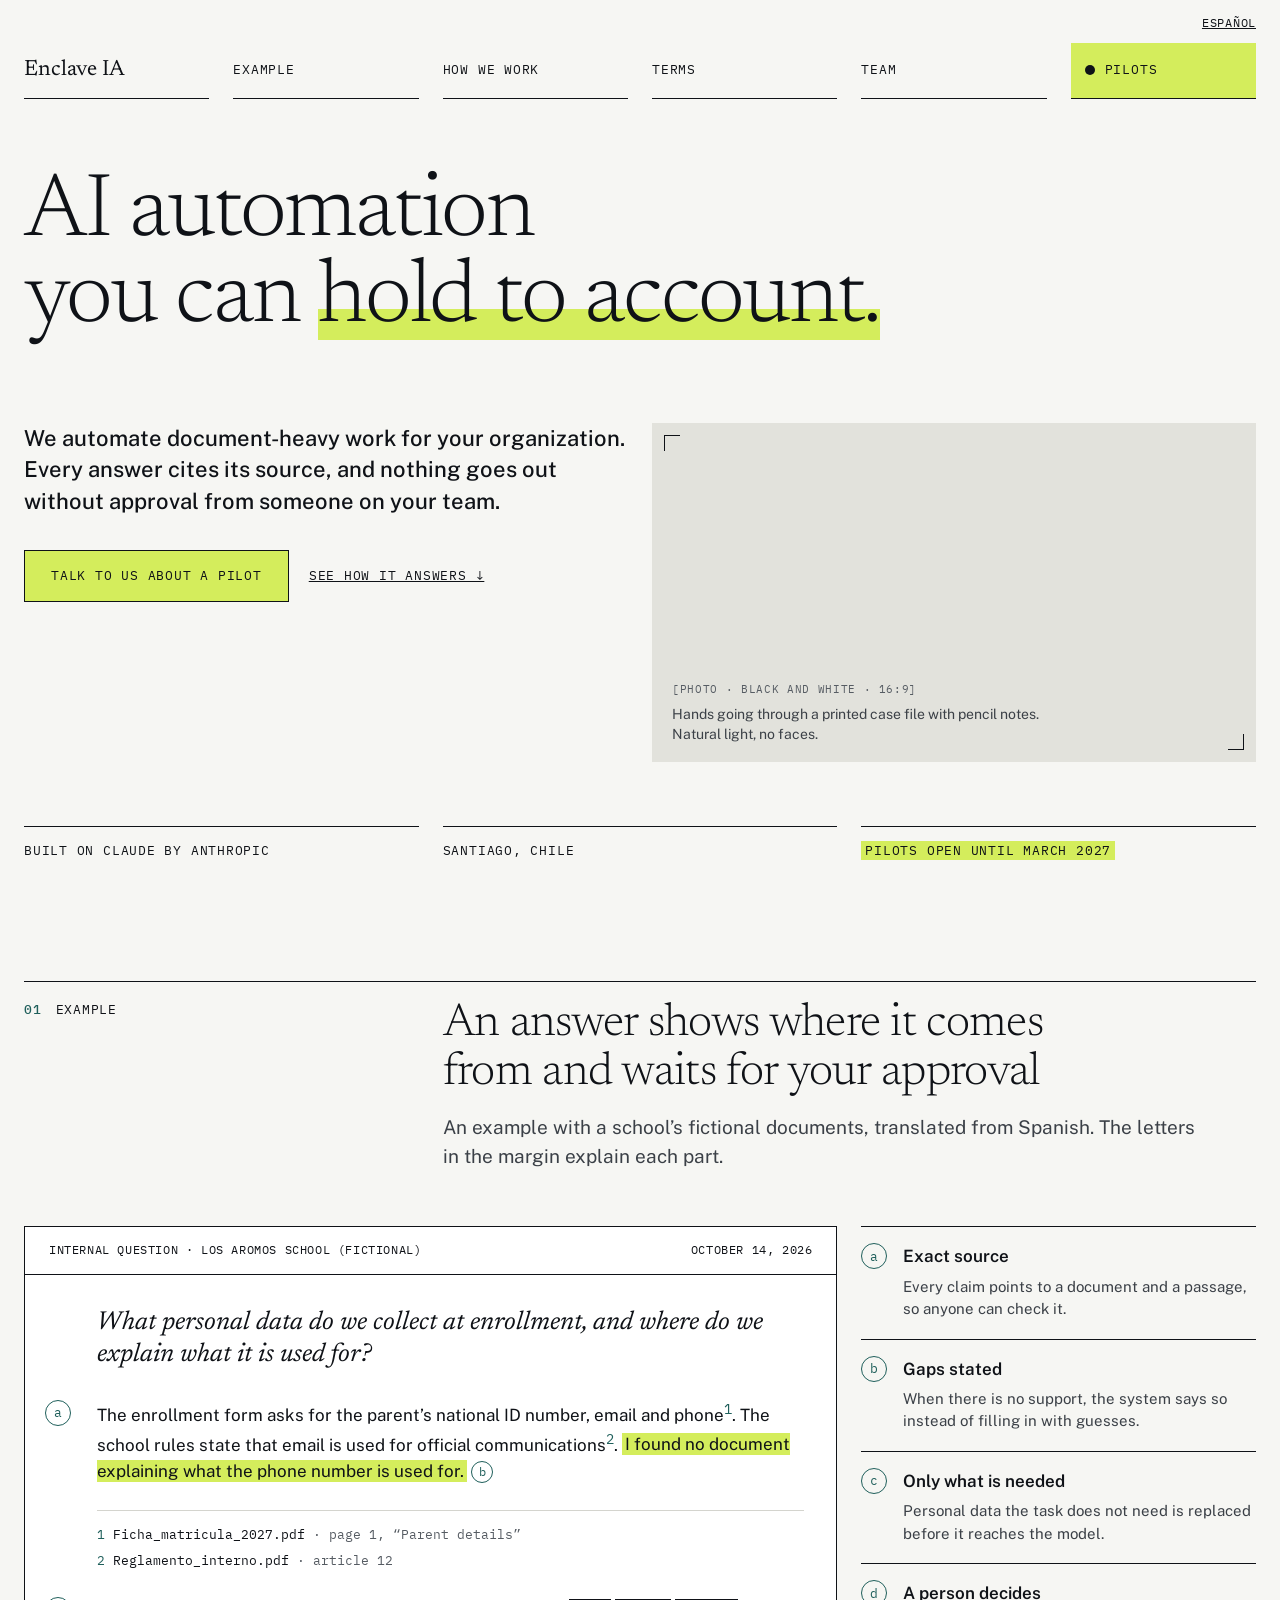
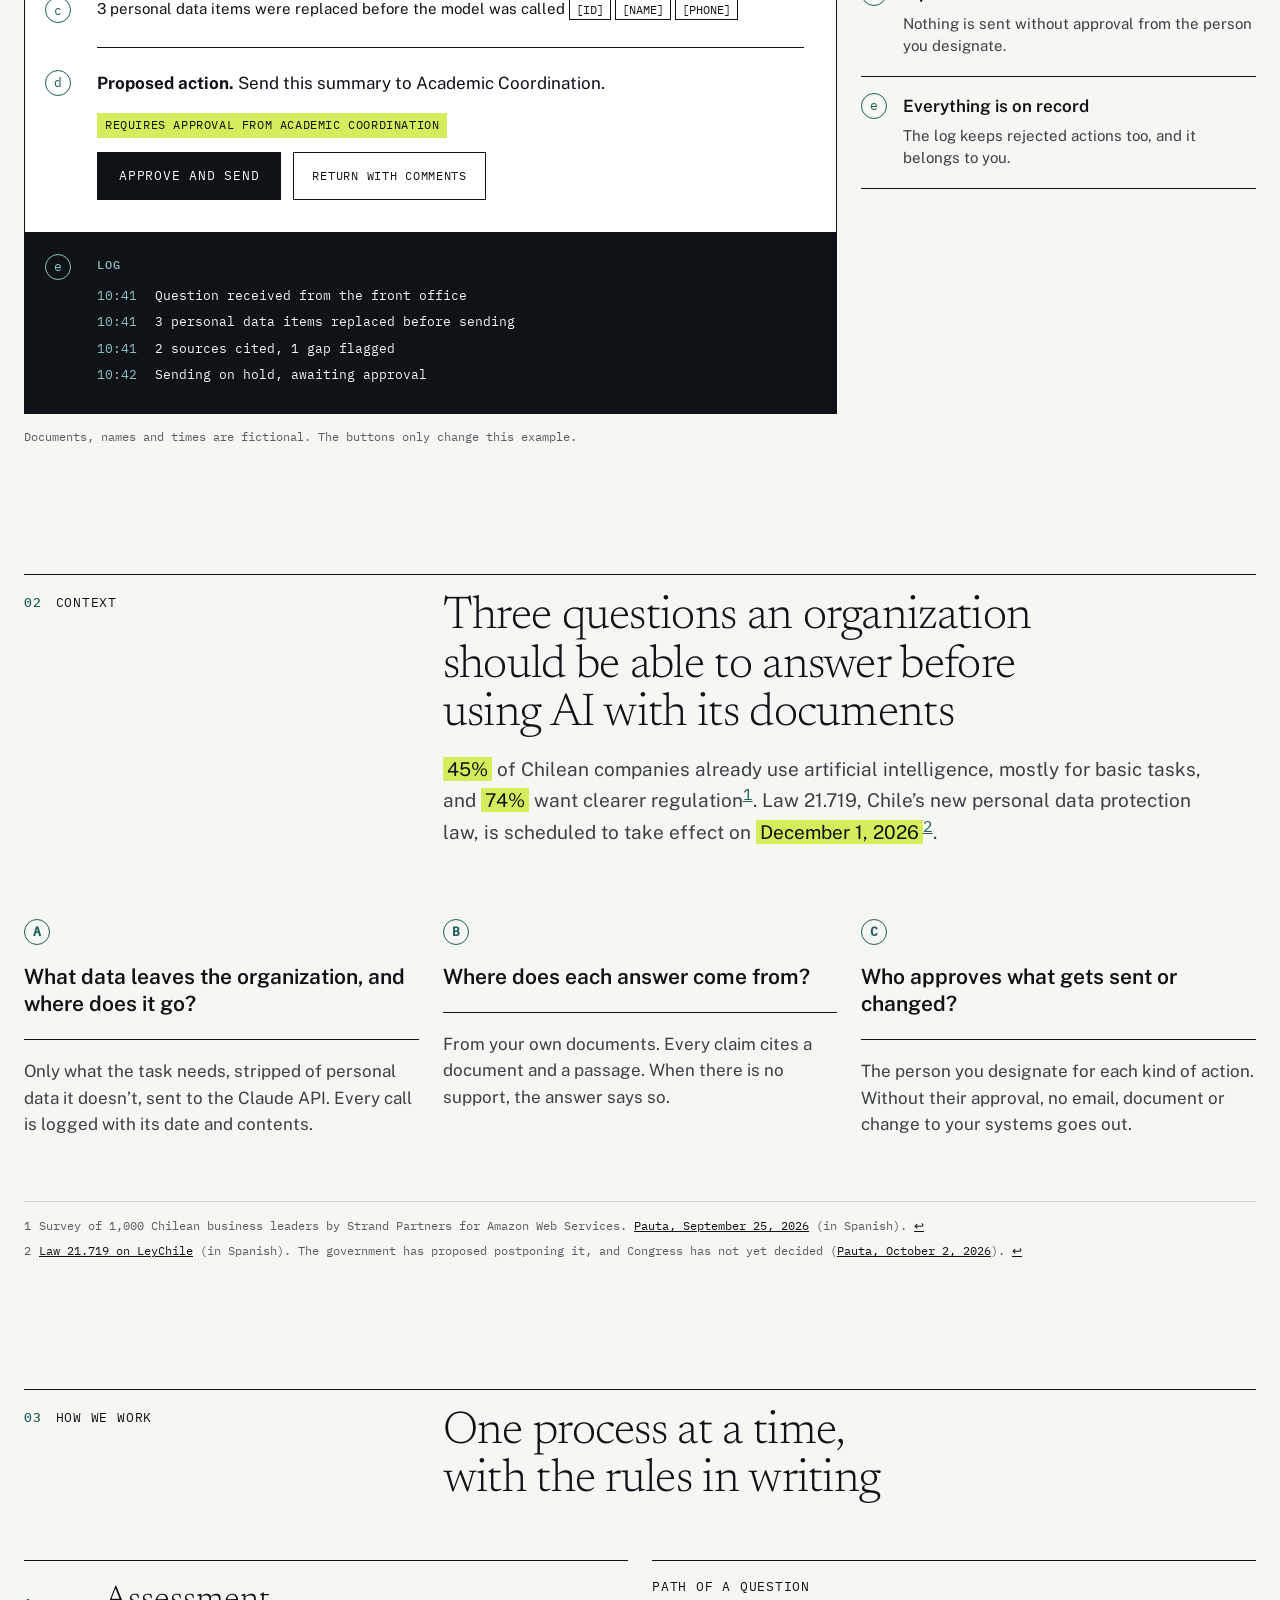
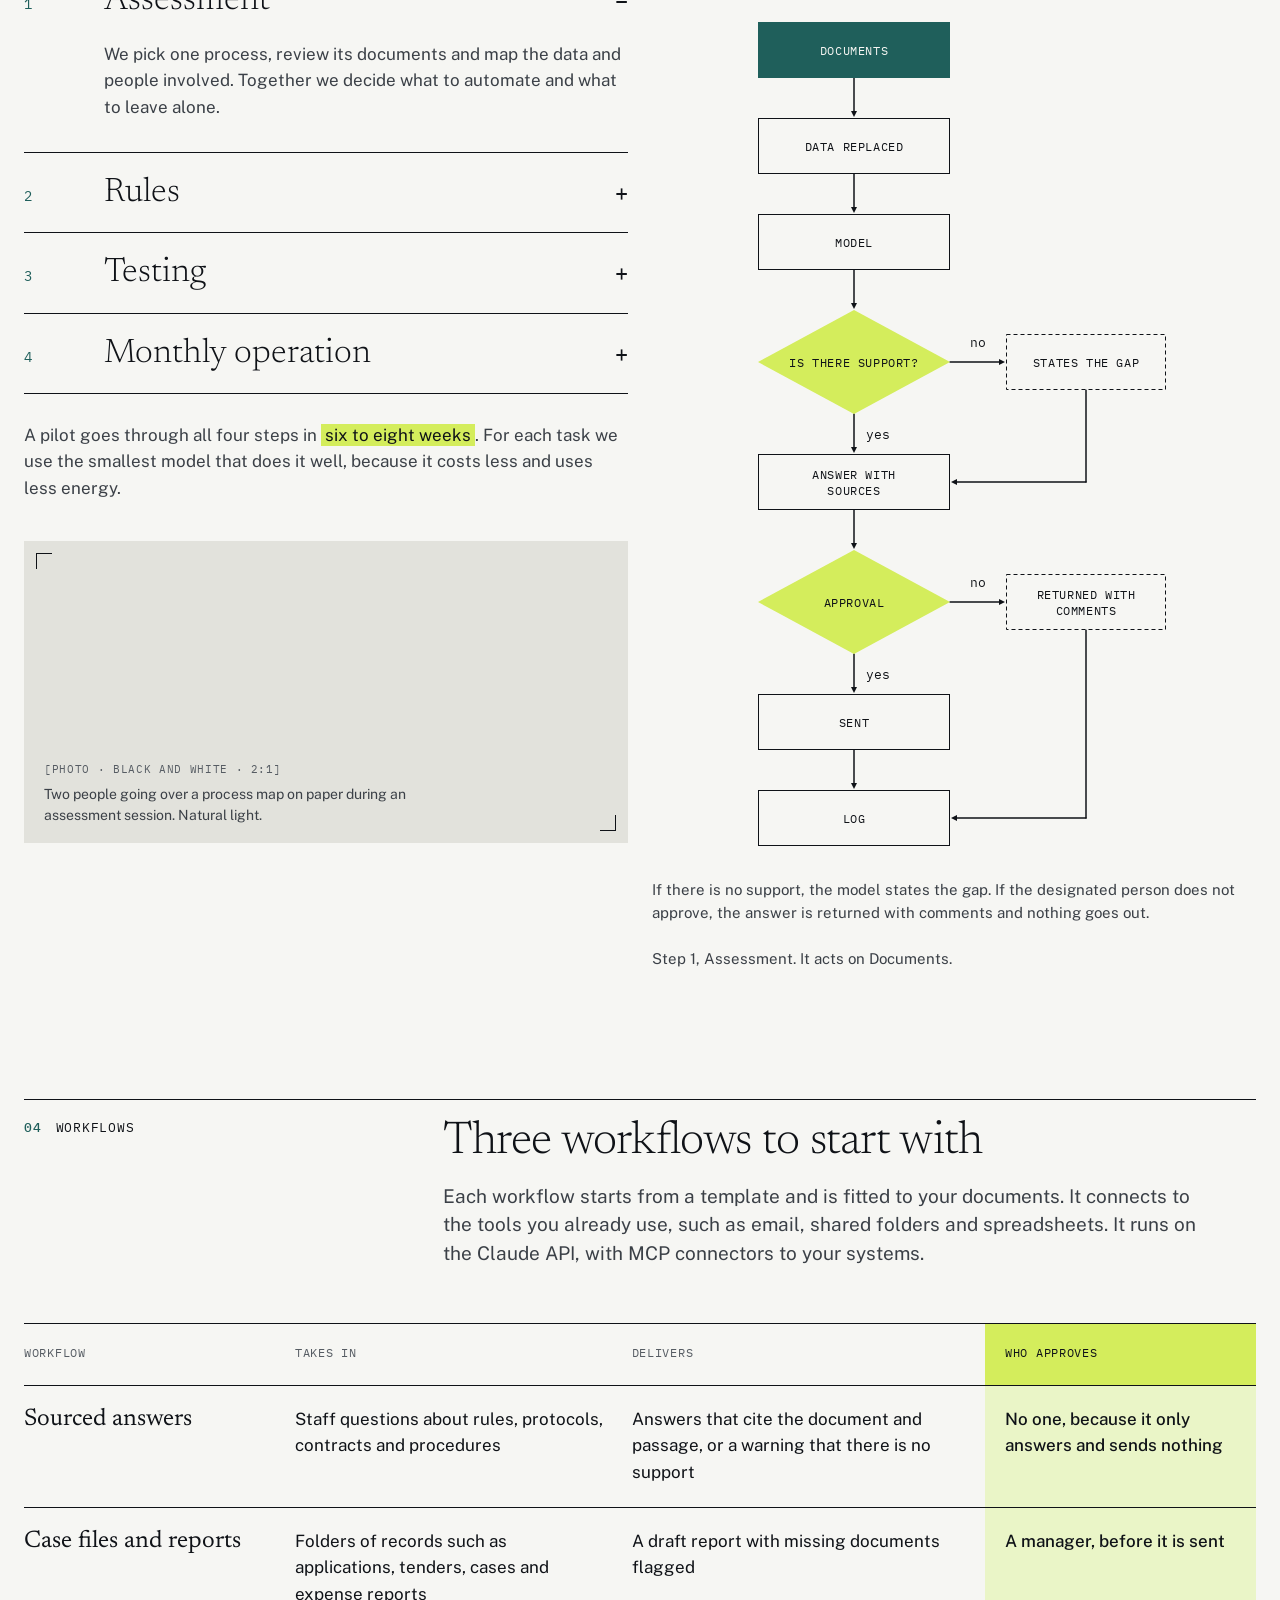
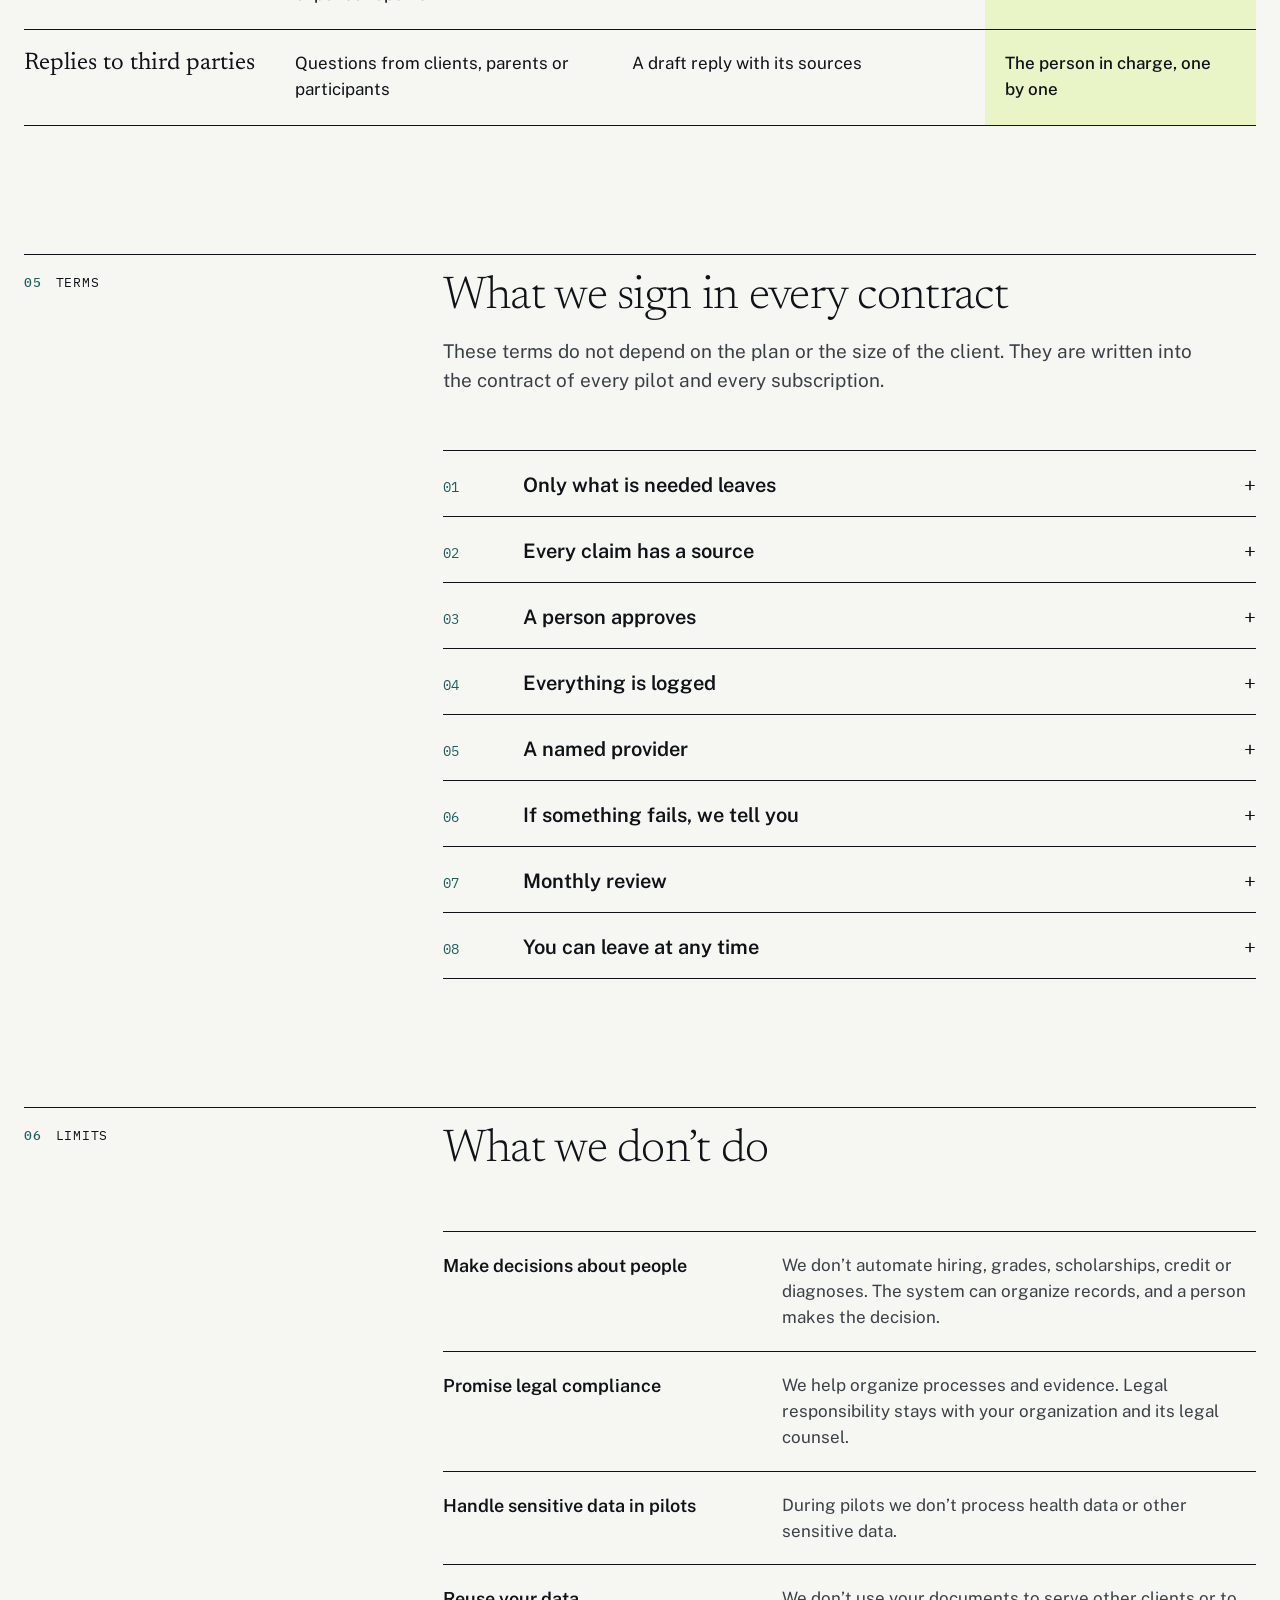
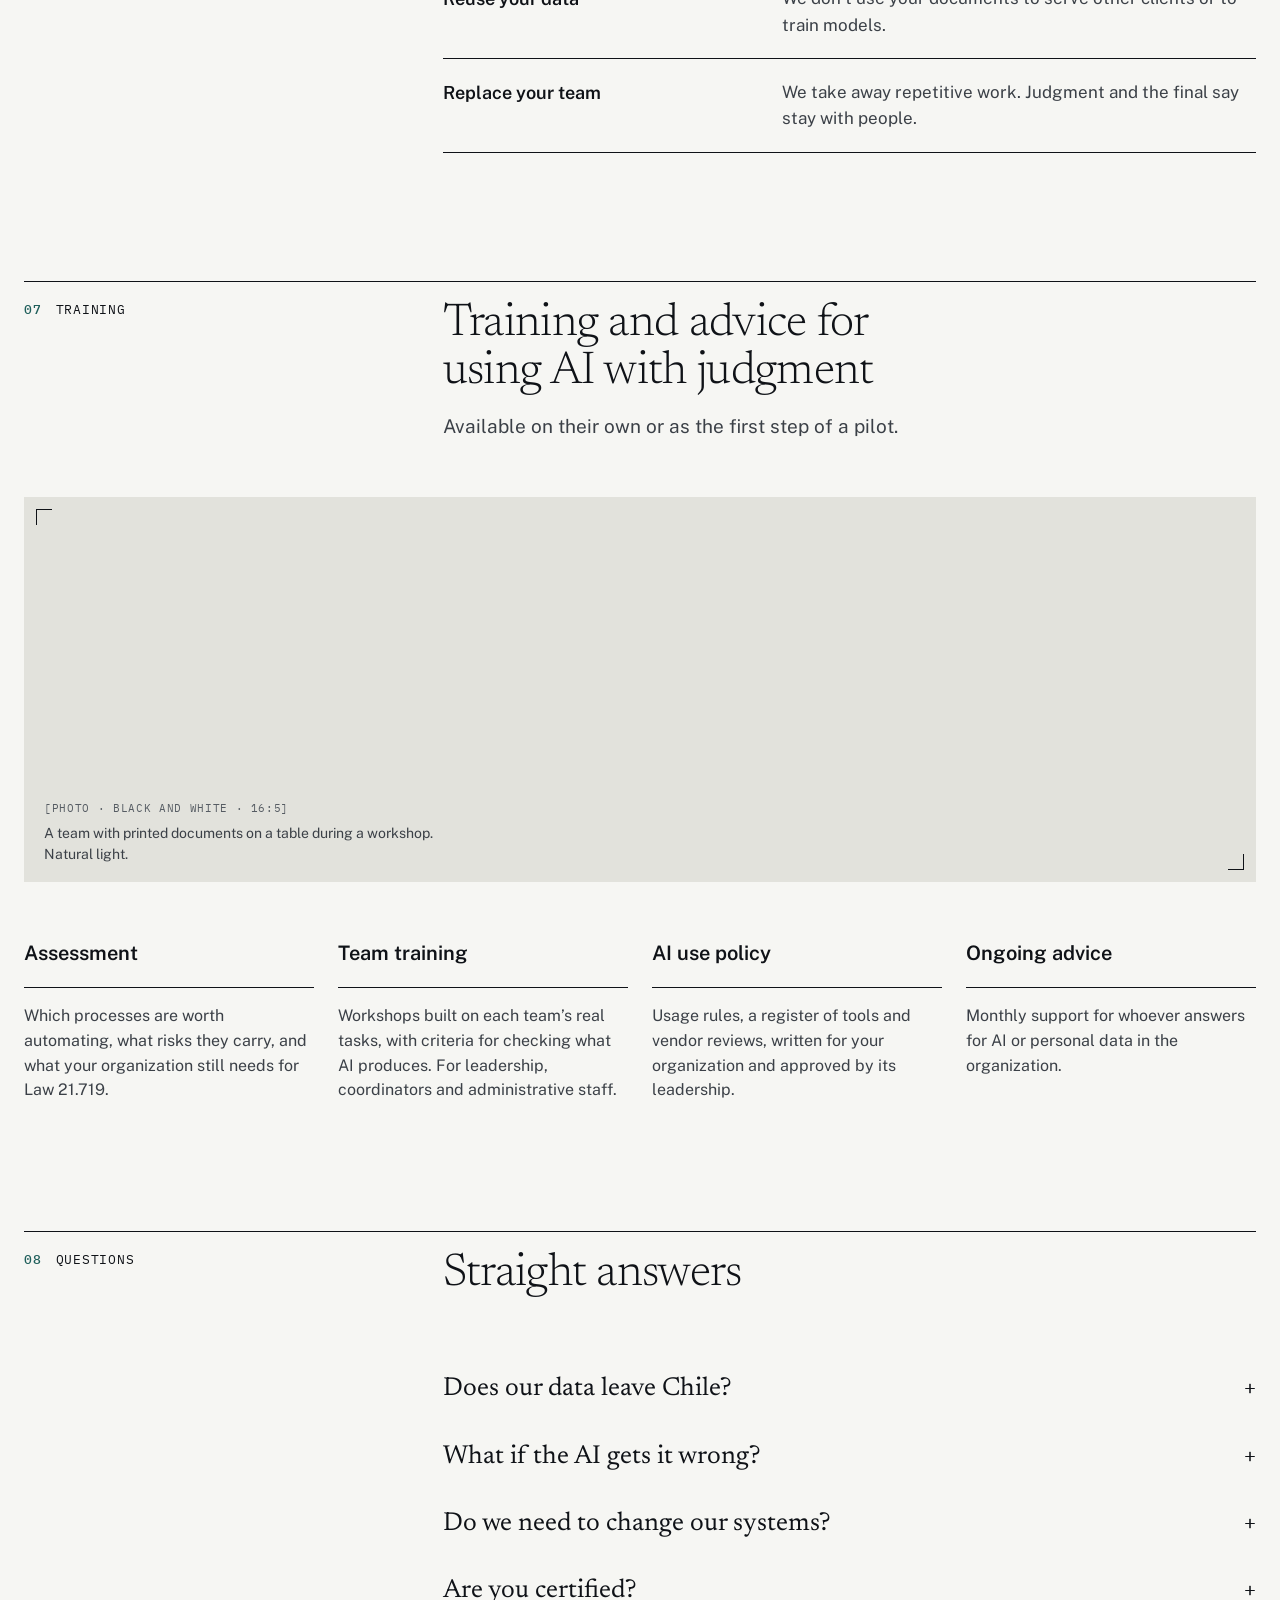
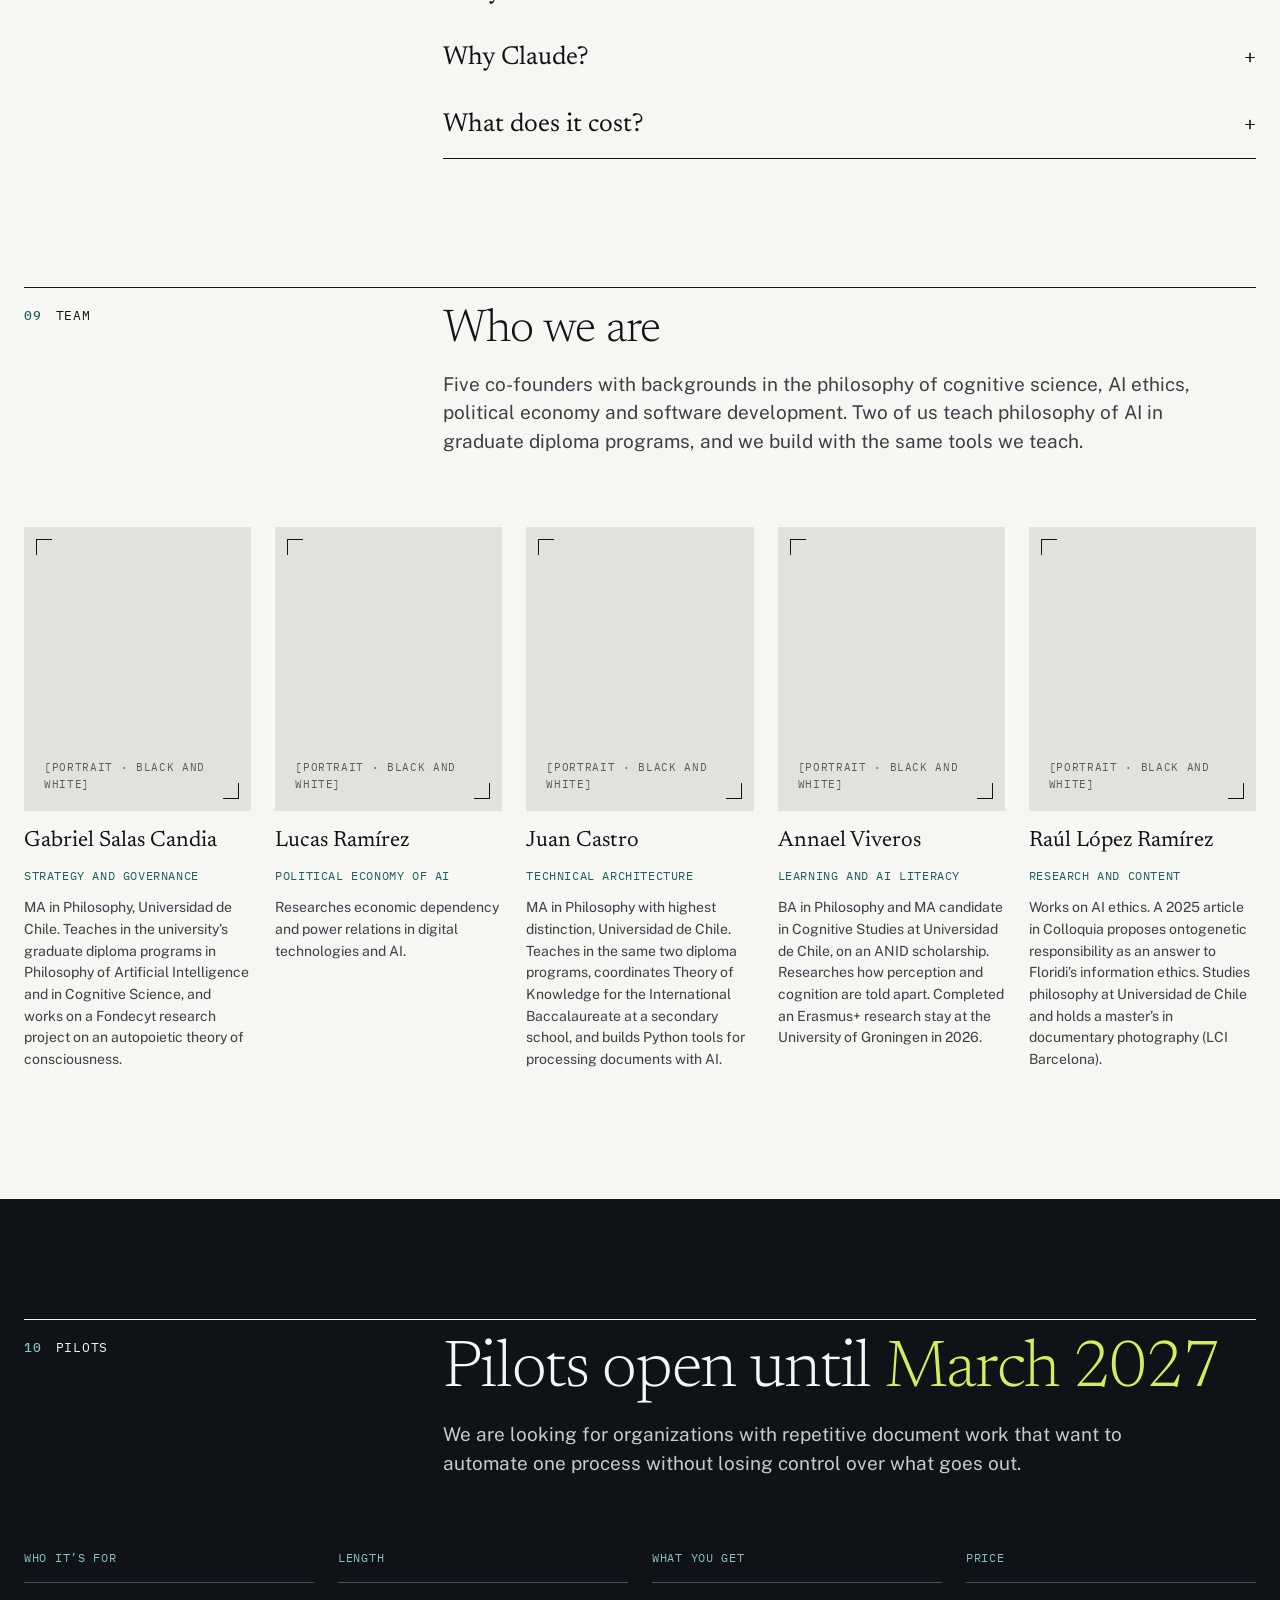
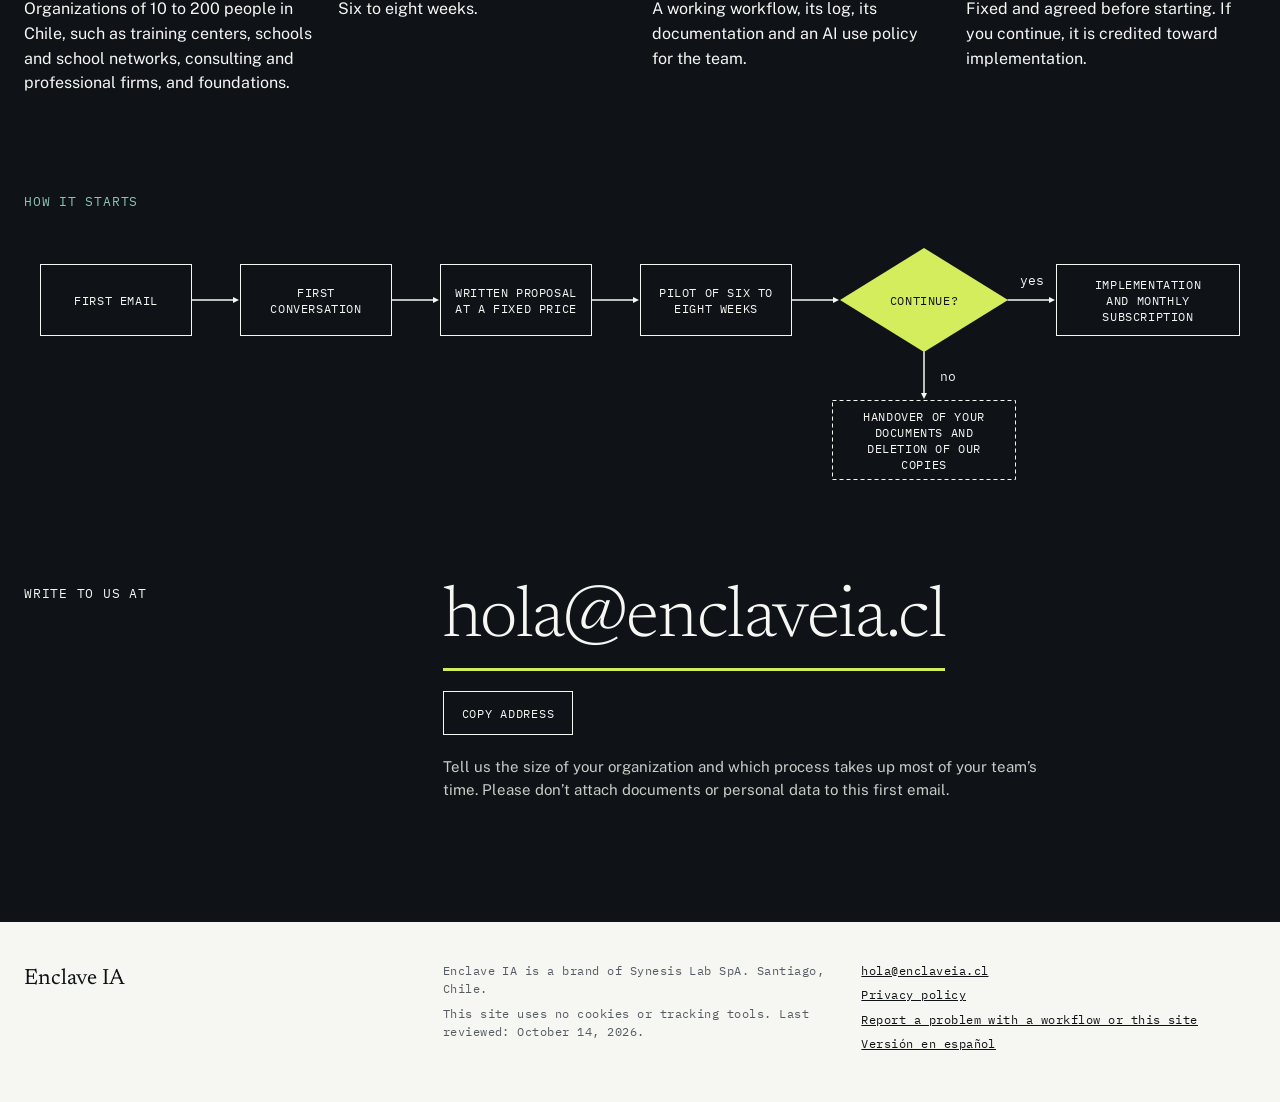
<file: sitio/en/index.html>
<!doctype html>
<html lang="en">
<head>
<meta charset="utf-8">
<meta name="viewport" content="width=device-width, initial-scale=1">
<title>Enclave IA · AI automation you can hold to account</title>
<meta name="description" content="AI workflows built on Claude for organizations that handle documents and personal data. Every answer cites its source, and nothing goes out without human approval.">
<link rel="canonical" href="https://enclaveia.cl/en/">
<link rel="alternate" hreflang="es-CL" href="https://enclaveia.cl/">
<link rel="alternate" hreflang="en" href="https://enclaveia.cl/en/">
<link rel="alternate" hreflang="x-default" href="https://enclaveia.cl/">
<meta property="og:type" content="website">
<meta property="og:locale" content="en_US">
<meta property="og:site_name" content="Enclave IA">
<meta property="og:title" content="Enclave IA · AI automation you can hold to account">
<meta property="og:description" content="AI workflows built on Claude for organizations that run on documents. Every answer cites its source, and nothing goes out without human approval.">
<meta property="og:url" content="https://enclaveia.cl/en/">
<meta property="og:image" content="https://enclaveia.cl/og.png">
<meta name="twitter:card" content="summary_large_image">
<meta name="theme-color" content="#f6f6f3">
<link rel="icon" href="../favicon.svg" type="image/svg+xml">
<link rel="icon" href="../favicon-32.png" type="image/png" sizes="32x32">
<link rel="apple-touch-icon" href="../apple-touch-icon.png">
<link rel="preload" href="../assets/fonts/newsreader-wght.woff2" as="font" type="font/woff2" crossorigin>
<link rel="preload" href="../assets/fonts/public-sans.woff2" as="font" type="font/woff2" crossorigin>
<link rel="preload" href="../assets/fonts/ibm-plex-mono-400.woff2" as="font" type="font/woff2" crossorigin>
<link rel="stylesheet" href="../assets/portada.css">
<script src="../assets/site.js" defer></script>
</head>
<body>
<a class="skip" href="#content">Skip to content</a>

<header class="site-head">
  <div class="wrap top">
    <a class="mono-link" href="../index.html" hreflang="es-CL" lang="es-CL">Español</a>
  </div>
  <div class="wrap">
    <nav class="grid grid-6 nav" aria-label="Sections">
      <a class="brand" href="#inicio">Enclave IA</a>
      <a href="#example">Example</a>
      <a href="#how">How we work</a>
      <a href="#terms">Terms</a>
      <a href="#team">Team</a>
      <a class="signal" href="#pilots">Pilots</a>
    </nav>
  </div>
</header>

<main id="content">

<section id="inicio" class="wrap hero" aria-labelledby="titulo">
  <h1 id="titulo"><span class="line">AI automation</span><span class="line">you can <span class="mk-line">hold to account.</span></span></h1>
  <div class="grid grid-6 hero-body">
    <div class="col-1-3 hero-text">
      <p>We automate document-heavy work for your organization. Every answer cites its source, and nothing goes out without approval from someone on your team.</p>
      <div class="hero-actions">
        <a class="btn-signal" href="#pilots">Talk to us about a pilot</a>
        <a class="mono-link" href="#example">See how it answers ↓</a>
      </div>
    </div>
    <figure class="col-4-3 ph" role="img" aria-label="Image pending. Black-and-white documentary photograph of a printed case file.">
      <span class="ph-t">[Photo · black and white · 16:9]</span>
      <p class="ph-b">Hands going through a printed case file with pencil notes. Natural light, no faces.</p>
    </figure>
  </div>
  <ul class="grid grid-3 facts" aria-label="Company facts">
    <li>Built on Claude by Anthropic</li>
    <li>Santiago, Chile</li>
    <li><span class="mk">Pilots open until March 2027</span></li>
  </ul>
</section>

<section id="example" class="wrap sec" aria-labelledby="t-ex">
  <div class="grid grid-6 head">
    <p class="kicker span-2"><b>01</b><span>Example</span></p>
    <div class="head-body">
      <h2 id="t-ex" class="h2">An answer shows where it comes from and waits for your approval</h2>
      <p class="lede">An example with a school’s fictional documents, translated from Spanish. The letters in the margin explain each part.</p>
    </div>
  </div>
  <div class="grid grid-6 example-body">
    <div class="col-1-4">
      <article aria-label="Example of a workflow answer" data-specimen>
        <div class="sheet">
        <div class="sheet-head"><span>Internal question · Los Aromos School (fictional)</span><span>October 14, 2026</span></div>
        <div class="sheet-body">
          <p class="question">What personal data do we collect at enrollment, and where do we explain what it is used for?</p>
          <p class="answer marked"><span class="dot" aria-hidden="true">a</span>The enrollment form asks for the parent’s national ID number, email and phone<sup><a href="#c1" aria-label="Source 1">1</a></sup>. The school rules state that email is used for official communications<sup><a href="#c2" aria-label="Source 2">2</a></sup>. <mark>I found no document explaining what the phone number is used for.</mark> <span class="dot dot-inline" aria-hidden="true">b</span></p>
          <ol class="cites" aria-label="Cited sources">
            <li id="c1"><span class="n">1</span>Ficha_matricula_2027.pdf <span class="loc">· page 1, “Parent details”</span></li>
            <li id="c2"><span class="n">2</span>Reglamento_interno.pdf <span class="loc">· article 12</span></li>
          </ol>
          <p class="redacted marked"><span class="dot" aria-hidden="true">c</span>3 personal data items were replaced before the model was called <span class="token">[ID]</span> <span class="token">[NAME]</span> <span class="token">[PHONE]</span></p>
          <div class="approval marked">
            <span class="dot" aria-hidden="true">d</span>
            <p><strong>Proposed action.</strong> Send this summary to Academic Coordination.</p>
            <p><span class="approver mk">Requires approval from Academic Coordination</span></p>
            <div class="approval-actions" data-pending>
              <button type="button" class="btn" data-decision="ok" data-time="10:43" data-log-text="Approved by Academic Coordination. Summary sent" data-status-text="Approved and sent">Approve and send</button>
              <button type="button" class="btn-quiet" data-decision="back" data-time="10:43" data-log-text="Returned with comments. Nothing was sent" data-status-text="Returned with comments">Return with comments</button>
            </div>
            <div class="approval-done" data-decided hidden>
              <p class="status" data-status></p>
              <button type="button" class="btn-quiet" data-reset>Reset example</button>
            </div>
          </div>
        </div>
        <div class="log" aria-live="polite">
          <span class="dot" aria-hidden="true">e</span>
          <h3>Log</h3>
          <ol data-log>
            <li><time>10:41</time><span>Question received from the front office</span></li>
            <li><time>10:41</time><span>3 personal data items replaced before sending</span></li>
            <li><time>10:41</time><span>2 sources cited, 1 gap flagged</span></li>
            <li><time>10:42</time><span>Sending on hold, awaiting approval</span></li>
          </ol>
        </div>
        </div>
        <p class="fine">Documents, names and times are fictional. The buttons only change this example.</p>
      </article>
    </div>
    <ol class="col-5-2 notes" aria-label="What the example shows">
      <li><span class="dot" aria-hidden="true">a</span><div><strong>Exact source</strong><span class="d">Every claim points to a document and a passage, so anyone can check it.</span></div></li>
      <li><span class="dot" aria-hidden="true">b</span><div><strong>Gaps stated</strong><span class="d">When there is no support, the system says so instead of filling in with guesses.</span></div></li>
      <li><span class="dot" aria-hidden="true">c</span><div><strong>Only what is needed</strong><span class="d">Personal data the task does not need is replaced before it reaches the model.</span></div></li>
      <li><span class="dot" aria-hidden="true">d</span><div><strong>A person decides</strong><span class="d">Nothing is sent without approval from the person you designate.</span></div></li>
      <li><span class="dot" aria-hidden="true">e</span><div><strong>Everything is on record</strong><span class="d">The log keeps rejected actions too, and it belongs to you.</span></div></li>
    </ol>
  </div>
</section>

<section id="context" class="wrap sec" aria-labelledby="t-ctx">
  <div class="grid grid-6 head">
    <p class="kicker span-2"><b>02</b><span>Context</span></p>
    <div class="head-body">
      <h2 id="t-ctx" class="h2">Three questions an organization should be able to answer before using AI with its documents</h2>
      <p class="lede"><span class="mk">45%</span> of Chilean companies already use artificial intelligence, mostly for basic tasks, and <span class="mk">74%</span> want clearer regulation<sup><a href="#n1" id="r1" aria-label="Note 1">1</a></sup>. Law 21.719, Chile’s new personal data protection law, is scheduled to take effect on <span class="mk">December 1, 2026</span><sup><a href="#n2" id="r2" aria-label="Note 2">2</a></sup>.</p>
    </div>
  </div>
  <dl class="grid grid-3 three">
    <div><dt><span class="dot" aria-hidden="true">A</span><span class="q">What data leaves the organization, and where does it go?</span></dt><dd>Only what the task needs, stripped of personal data it doesn’t, sent to the Claude API. Every call is logged with its date and contents.</dd></div>
    <div><dt><span class="dot" aria-hidden="true">B</span><span class="q">Where does each answer come from?</span></dt><dd>From your own documents. Every claim cites a document and a passage. When there is no support, the answer says so.</dd></div>
    <div><dt><span class="dot" aria-hidden="true">C</span><span class="q">Who approves what gets sent or changed?</span></dt><dd>The person you designate for each kind of action. Without their approval, no email, document or change to your systems goes out.</dd></div>
  </dl>
  <ol class="footnotes" aria-label="Notes">
    <li id="n1"><span>1</span>Survey of 1,000 Chilean business leaders by Strand Partners for Amazon Web Services. <a href="https://www.pauta.cl/tendencias/2026/09/25/el-45-de-las-empresas-chilenas-usa-inteligencia-artificial-pero-la-mayoria-aun-la-ocupa-para-tareas-basicas.html" hreflang="es">Pauta, September 25, 2026</a> (in Spanish). <a href="#r1" aria-label="Back to text">↩</a></li>
    <li id="n2"><span>2</span><a href="https://www.bcn.cl/leychile/navegar?i=1209272" hreflang="es">Law 21.719 on LeyChile</a> (in Spanish). The government has proposed postponing it, and Congress has not yet decided (<a href="https://www.pauta.cl/actualidad/2026/10/02/ley-de-datos-personales-senadores-proponen-prorroga-de-seis-meses-frente-al-ano-que-pide-el-gobierno.html" hreflang="es">Pauta, October 2, 2026</a>). <a href="#r2" aria-label="Back to text">↩</a></li>
  </ol>
</section>

<section id="how" class="wrap sec" aria-labelledby="t-how">
  <div class="grid grid-6 head">
    <p class="kicker span-2"><b>03</b><span>How we work</span></p>
    <h2 id="t-how" class="h2 head-body">One process at a time, with the rules in writing</h2>
  </div>
  <div class="grid grid-6 how-body">
    <div class="col-1-3">
      <ol class="acc-list">
        <li><details name="paso" open data-hi="0" data-n="1" data-title="Assessment"><summary class="acc acc-lg"><span class="acc-no">1</span><span class="acc-title">Assessment</span><span class="acc-sign" aria-hidden="true"></span></summary><div class="acc-body"><p>We pick one process, review its documents and map the data and people involved. Together we decide what to automate and what to leave alone.</p></div></details></li>
        <li><details name="paso" data-hi="1 3" data-n="2" data-title="Rules"><summary class="acc acc-lg"><span class="acc-no">2</span><span class="acc-title">Rules</span><span class="acc-sign" aria-hidden="true"></span></summary><div class="acc-body"><p>We put in writing which data may leave, which actions need approval, and who approves each one.</p></div></details></li>
        <li><details name="paso" data-hi="2" data-n="3" data-title="Testing"><summary class="acc acc-lg"><span class="acc-no">3</span><span class="acc-title">Testing</span><span class="acc-sign" aria-hidden="true"></span></summary><div class="acc-body"><p>We test the workflow on real cases from your organization. It goes live only once it meets the acceptance criteria we agreed on.</p></div></details></li>
        <li><details name="paso" data-hi="4" data-n="4" data-title="Monthly operation"><summary class="acc acc-lg"><span class="acc-no">4</span><span class="acc-title">Monthly operation</span><span class="acc-sign" aria-hidden="true"></span></summary><div class="acc-body"><p>We review errors, corrections, usage and cost. Each month you get a report and the full log.</p></div></details></li>
      </ol>
      <p class="how-note">A pilot goes through all four steps in <span class="mk">six to eight weeks</span>. For each task we use the smallest model that does it well, because it costs less and uses less energy.</p>
      <figure class="ph how-photo" role="img" aria-label="Image pending. Black-and-white documentary photograph of an assessment session.">
        <span class="ph-t">[Photo · black and white · 2:1]</span>
        <p class="ph-b">Two people going over a process map on paper during an assessment session. Natural light.</p>
      </figure>
    </div>
    <figure class="col-4-3 fig" data-fig data-stages="Documents|Data replaced|Model|Approval|Log" data-and=" and " data-caption-idle="Open a step to see which part of the path it covers." data-caption-step="Step {n}, {title}. It acts on {names}." data-label-step="Highlighted for the step {title}. It acts on {names}.">
      <figcaption class="kicker"><span>Path of a question</span></figcaption>
      <div class="fig-svg">
        <svg class="diagram" viewBox="0 0 440 832" role="img" data-fig-label="Flowchart of the path of a question. It starts from the documents, replaces personal data, queries the model and decides whether there is support. Then it goes through a person’s approval and ends in the log." aria-label="Flowchart of the path of a question. It starts from the documents, replaces personal data, queries the model and decides whether there is support. Then it goes through a person’s approval and ends in the log." focusable="false"><defs><marker id="fig-arrow" orient="auto" markerWidth="5" markerHeight="5" refX="2" refY="2" overflow="visible"><path d="M0 0 L4 2 L0 4 Z"/></marker></defs><g class="lines"><path d="M120 56 L120 92" marker-end="url(#fig-arrow)"/><path d="M120 152 L120 188" marker-end="url(#fig-arrow)"/><path d="M120 248 L120 284" marker-end="url(#fig-arrow)"/><path d="M120 392 L120 428" marker-end="url(#fig-arrow)"/><path d="M120 488 L120 524" marker-end="url(#fig-arrow)"/><path d="M120 632 L120 668" marker-end="url(#fig-arrow)"/><path d="M120 728 L120 764" marker-end="url(#fig-arrow)"/><path d="M216 340 L268 340" marker-end="url(#fig-arrow)"/><path d="M216 580 L268 580" marker-end="url(#fig-arrow)"/><path d="M352 368 L352 460"/><path d="M352 460 L220 460" marker-end="url(#fig-arrow)"/><path d="M352 608 L352 796"/><path d="M352 796 L220 796" marker-end="url(#fig-arrow)"/></g><g class="node" data-stage="0"><rect x="24.5" y="0.5" width="191" height="55"/><text x="120.0" y="28.0"><tspan x="120.0" dy="0">Documents</tspan></text></g><g class="node" data-stage="1"><rect x="24.5" y="96.5" width="191" height="55"/><text x="120.0" y="124.0"><tspan x="120.0" dy="0">Data replaced</tspan></text></g><g class="node" data-stage="2"><rect x="24.5" y="192.5" width="191" height="55"/><text x="120.0" y="220.0"><tspan x="120.0" dy="0">Model</tspan></text></g><g class="node" data-stage="2"><polygon points="120.0,288 216,340.0 120.0,392 24,340.0"/><text x="120.0" y="340.0"><tspan x="120.0" dy="0">Is there support?</tspan></text></g><g class="node dashed" data-stage="2"><rect x="272.5" y="312.5" width="159" height="55"/><text x="352.0" y="340.0"><tspan x="352.0" dy="0">States the gap</tspan></text></g><g class="node" data-stage="2"><rect x="24.5" y="432.5" width="191" height="55"/><text x="120.0" y="452.0"><tspan x="120.0" dy="0">Answer with</tspan><tspan x="120.0" dy="16">sources</tspan></text></g><g class="node" data-stage="3"><polygon points="120.0,528 216,580.0 120.0,632 24,580.0"/><text x="120.0" y="580.0"><tspan x="120.0" dy="0">Approval</tspan></text></g><g class="node dashed" data-stage="3"><rect x="272.5" y="552.5" width="159" height="55"/><text x="352.0" y="572.0"><tspan x="352.0" dy="0">Returned with</tspan><tspan x="352.0" dy="16">comments</tspan></text></g><g class="node" data-stage="3"><rect x="24.5" y="672.5" width="191" height="55"/><text x="120.0" y="700.0"><tspan x="120.0" dy="0">Sent</tspan></text></g><g class="node" data-stage="4"><rect x="24.5" y="768.5" width="191" height="55"/><text x="120.0" y="796.0"><tspan x="120.0" dy="0">Log</tspan></text></g><text x="244" y="320" class="lbl"><tspan x="244" dy="0">no</tspan></text><text x="244" y="560" class="lbl"><tspan x="244" dy="0">no</tspan></text><text x="144" y="412" class="lbl"><tspan x="144" dy="0">yes</tspan></text><text x="144" y="652" class="lbl"><tspan x="144" dy="0">yes</tspan></text></svg>
      </div>
      <p class="fig-note">If there is no support, the model states the gap. If the designated person does not approve, the answer is returned with comments and nothing goes out.</p>
      <p class="fig-caption" aria-live="polite" data-fig-caption>Open a step to see which part of the path it covers.</p>
    </figure>
  </div>
</section>

<section id="workflows" class="wrap sec" aria-labelledby="t-fl">
  <div class="grid grid-6 head">
    <p class="kicker span-2"><b>04</b><span>Workflows</span></p>
    <div class="head-body">
      <h2 id="t-fl" class="h2">Three workflows to start with</h2>
      <p class="lede">Each workflow starts from a template and is fitted to your documents. It connects to the tools you already use, such as email, shared folders and spreadsheets. It runs on the Claude API, with MCP connectors to your systems.</p>
    </div>
  </div>
  <div class="table-wrap" role="region" aria-labelledby="t-fl" tabindex="0">
    <table class="tbl">
      <thead>
        <tr><th scope="col">Workflow</th><th scope="col">Takes in</th><th scope="col">Delivers</th><th scope="col" class="who">Who approves</th></tr>
      </thead>
      <tbody>
        <tr><th scope="row">Sourced answers</th><td data-label="Takes in">Staff questions about rules, protocols, contracts and procedures</td><td data-label="Delivers">Answers that cite the document and passage, or a warning that there is no support</td><td class="who" data-label="Who approves">No one, because it only answers and sends nothing</td></tr>
        <tr><th scope="row">Case files and reports</th><td data-label="Takes in">Folders of records such as applications, tenders, cases and expense reports</td><td data-label="Delivers">A draft report with missing documents flagged</td><td class="who" data-label="Who approves">A manager, before it is sent</td></tr>
        <tr><th scope="row">Replies to third parties</th><td data-label="Takes in">Questions from clients, parents or participants</td><td data-label="Delivers">A draft reply with its sources</td><td class="who" data-label="Who approves">The person in charge, one by one</td></tr>
      </tbody>
    </table>
  </div>
</section>

<section id="terms" class="wrap sec" aria-labelledby="t-tm">
  <div class="grid grid-6 head">
    <p class="kicker span-2"><b>05</b><span>Terms</span></p>
    <div class="head-body">
      <h2 id="t-tm" class="h2">What we sign in every contract</h2>
      <p class="lede">These terms do not depend on the plan or the size of the client. They are written into the contract of every pilot and every subscription.</p>
    </div>
  </div>
  <div class="grid grid-6 list-body">
    <ol class="col-3-4 acc-list">
      <li><details name="clausula"><summary class="acc acc-md"><span class="acc-no">01</span><span class="acc-title">Only what is needed leaves</span><span class="acc-sign" aria-hidden="true"></span></summary><div class="acc-body"><p>Before the model is called, a process on our server detects and replaces personal data the task does not need, such as national ID numbers, names, emails and phone numbers.</p></div></details></li>
      <li><details name="clausula"><summary class="acc acc-md"><span class="acc-no">02</span><span class="acc-title">Every claim has a source</span><span class="acc-sign" aria-hidden="true"></span></summary><div class="acc-body"><p>Each answer names the document and passage it relies on. When there is no support, it says so.</p></div></details></li>
      <li><details name="clausula"><summary class="acc acc-md"><span class="acc-no">03</span><span class="acc-title">A person approves</span><span class="acc-sign" aria-hidden="true"></span></summary><div class="acc-body"><p>No email, publication or change to your systems happens without approval from the designated person.</p></div></details></li>
      <li><details name="clausula"><summary class="acc acc-md"><span class="acc-no">04</span><span class="acc-title">Everything is logged</span><span class="acc-sign" aria-hidden="true"></span></summary><div class="acc-body"><p>Questions, sources, actions, approvals and rejections. The log belongs to you and you can export it at any time.</p></div></details></li>
      <li><details name="clausula"><summary class="acc acc-md"><span class="acc-no">05</span><span class="acc-title">A named provider</span><span class="acc-sign" aria-hidden="true"></span></summary><div class="acc-body"><p>We use Claude by Anthropic through its commercial API. By default, Anthropic does not use that data to train its models (<a href="https://privacy.claude.com/en/articles/7996868-is-my-data-used-for-model-training">Anthropic’s policy</a>).</p></div></details></li>
      <li><details name="clausula"><summary class="acc acc-md"><span class="acc-no">06</span><span class="acc-title">If something fails, we tell you</span><span class="acc-sign" aria-hidden="true"></span></summary><div class="acc-body"><p>We report in writing what happened, who was affected and what we fixed, even if no one noticed.</p></div></details></li>
      <li><details name="clausula"><summary class="acc acc-md"><span class="acc-no">07</span><span class="acc-title">Monthly review</span><span class="acc-sign" aria-hidden="true"></span></summary><div class="acc-body"><p>We go over errors, corrections and usage with your team, and adjust the workflow.</p></div></details></li>
      <li><details name="clausula"><summary class="acc acc-md"><span class="acc-no">08</span><span class="acc-title">You can leave at any time</span><span class="acc-sign" aria-hidden="true"></span></summary><div class="acc-body"><p>Your documents, settings and logs are yours. When the contract ends, we hand them over and delete the copies we keep.</p></div></details></li>
    </ol>
  </div>
</section>

<section id="limits" class="wrap sec" aria-labelledby="t-li">
  <div class="grid grid-6 head">
    <p class="kicker span-2"><b>06</b><span>Limits</span></p>
    <h2 id="t-li" class="h2 head-body">What we don’t do</h2>
  </div>
  <div class="grid grid-6 list-body">
    <ul class="col-3-4 limits">
      <li><h3>Make decisions about people</h3><p>We don’t automate hiring, grades, scholarships, credit or diagnoses. The system can organize records, and a person makes the decision.</p></li>
      <li><h3>Promise legal compliance</h3><p>We help organize processes and evidence. Legal responsibility stays with your organization and its legal counsel.</p></li>
      <li><h3>Handle sensitive data in pilots</h3><p>During pilots we don’t process health data or other sensitive data.</p></li>
      <li><h3>Reuse your data</h3><p>We don’t use your documents to serve other clients or to train models.</p></li>
      <li><h3>Replace your team</h3><p>We take away repetitive work. Judgment and the final say stay with people.</p></li>
    </ul>
  </div>
</section>

<section id="services" class="wrap sec" aria-labelledby="t-sv">
  <div class="grid grid-6 head">
    <p class="kicker span-2"><b>07</b><span>Training</span></p>
    <div class="head-body">
      <h2 id="t-sv" class="h2">Training and advice for using AI with judgment</h2>
      <p class="lede">Available on their own or as the first step of a pilot.</p>
    </div>
  </div>
  <figure class="ph services-photo" role="img" aria-label="Image pending. Black-and-white documentary photograph of a training workshop.">
    <span class="ph-t">[Photo · black and white · 16:5]</span>
    <p class="ph-b">A team with printed documents on a table during a workshop. Natural light.</p>
  </figure>
  <dl class="grid grid-4 services">
    <div><dt>Assessment</dt><dd>Which processes are worth automating, what risks they carry, and what your organization still needs for Law 21.719.</dd></div>
    <div><dt>Team training</dt><dd>Workshops built on each team’s real tasks, with criteria for checking what AI produces. For leadership, coordinators and administrative staff.</dd></div>
    <div><dt>AI use policy</dt><dd>Usage rules, a register of tools and vendor reviews, written for your organization and approved by its leadership.</dd></div>
    <div><dt>Ongoing advice</dt><dd>Monthly support for whoever answers for AI or personal data in the organization.</dd></div>
  </dl>
</section>

<section id="questions" class="wrap sec" aria-labelledby="t-fq">
  <div class="grid grid-6 head">
    <p class="kicker span-2"><b>08</b><span>Questions</span></p>
    <h2 id="t-fq" class="h2 head-body">Straight answers</h2>
  </div>
  <div class="grid grid-6 list-body">
    <div class="col-3-4 acc-list">
      <details name="pregunta"><summary class="acc acc-q"><span class="acc-title">Does our data leave Chile?</span><span class="acc-sign" aria-hidden="true"></span></summary><div class="acc-body"><p>Yes. Claude runs on Anthropic’s servers outside Chile. That is why we send only what is needed, replace the personal data the task does not require beforehand, and log every call.</p></div></details>
      <details name="pregunta"><summary class="acc acc-q"><span class="acc-title">What if the AI gets it wrong?</span><span class="acc-sign" aria-hidden="true"></span></summary><div class="acc-body"><p>It can. That is why every answer shows its source and nothing goes out without approval. Errors we find are logged, fixed and reviewed with you every month.</p></div></details>
      <details name="pregunta"><summary class="acc acc-q"><span class="acc-title">Do we need to change our systems?</span><span class="acc-sign" aria-hidden="true"></span></summary><div class="acc-body"><p>No. Workflows connect to the tools you already use. If one of them cannot be connected securely, we tell you during the assessment.</p></div></details>
      <details name="pregunta"><summary class="acc acc-q"><span class="acc-title">Are you certified?</span><span class="acc-sign" aria-hidden="true"></span></summary><div class="acc-body"><p>Not yet. What we do deliver is the documentation for each workflow, which says what it is for, what data it uses, how it was tested, who approves and what was logged.</p></div></details>
      <details name="pregunta"><summary class="acc acc-q"><span class="acc-title">Why Claude?</span><span class="acc-sign" aria-hidden="true"></span></summary><div class="acc-body"><p>Because it can cite the exact passage of a document, read long case files in full and use tools under controlled permissions. And because, by default, Anthropic does not use data from its commercial API to train models.</p></div></details>
      <details name="pregunta"><summary class="acc acc-q"><span class="acc-title">What does it cost?</span><span class="acc-sign" aria-hidden="true"></span></summary><div class="acc-body"><p>A pilot has a fixed price, agreed before it starts. After that, a monthly subscription per organization based on the number of workflows and usage, with an agreed cap. We send a written proposal after the first conversation.</p></div></details>
    </div>
  </div>
</section>

<section id="team" class="wrap sec" aria-labelledby="t-tt">
  <div class="grid grid-6 head">
    <p class="kicker span-2"><b>09</b><span>Team</span></p>
    <div class="head-body">
      <h2 id="t-tt" class="h2">Who we are</h2>
      <p class="lede">Five co-founders with backgrounds in the philosophy of cognitive science, AI ethics, political economy and software development. Two of us teach philosophy of AI in graduate diploma programs, and we build with the same tools we teach.</p>
    </div>
  </div>
  <ul class="grid grid-5 team">
    <li>
      <div class="ph" role="img" aria-label="Portrait of Gabriel Salas Candia pending"><span class="ph-t">[Portrait · black and white]</span></div>
      <p class="name">Gabriel Salas Candia</p>
      <p class="role">Strategy and governance</p>
      <p class="bio">MA in Philosophy, Universidad de Chile. Teaches in the university’s graduate diploma programs in Philosophy of Artificial Intelligence and in Cognitive Science, and works on a Fondecyt research project on an autopoietic theory of consciousness.</p>
    </li>
    <li>
      <div class="ph" role="img" aria-label="Portrait of Lucas Ramírez pending"><span class="ph-t">[Portrait · black and white]</span></div>
      <p class="name">Lucas Ramírez</p>
      <p class="role">Political economy of AI</p>
      <p class="bio">Researches economic dependency and power relations in digital technologies and AI.</p>
    </li>
    <li>
      <div class="ph" role="img" aria-label="Portrait of Juan Castro pending"><span class="ph-t">[Portrait · black and white]</span></div>
      <p class="name">Juan Castro</p>
      <p class="role">Technical architecture</p>
      <p class="bio">MA in Philosophy with highest distinction, Universidad de Chile. Teaches in the same two diploma programs, coordinates Theory of Knowledge for the International Baccalaureate at a secondary school, and builds Python tools for processing documents with AI.</p>
    </li>
    <li>
      <div class="ph" role="img" aria-label="Portrait of Annael Viveros pending"><span class="ph-t">[Portrait · black and white]</span></div>
      <p class="name">Annael Viveros</p>
      <p class="role">Learning and AI literacy</p>
      <p class="bio">BA in Philosophy and MA candidate in Cognitive Studies at Universidad de Chile, on an ANID scholarship. Researches how perception and cognition are told apart. Completed an Erasmus+ research stay at the University of Groningen in 2026.</p>
    </li>
    <li>
      <div class="ph" role="img" aria-label="Portrait of Raúl López Ramírez pending"><span class="ph-t">[Portrait · black and white]</span></div>
      <p class="name">Raúl López Ramírez</p>
      <p class="role">Research and content</p>
      <p class="bio">Works on AI ethics. A 2025 article in Colloquia proposes ontogenetic responsibility as an answer to Floridi’s information ethics. Studies philosophy at Universidad de Chile and holds a master’s in documentary photography (LCI Barcelona).</p>
    </li>
  </ul>
</section>

<section id="pilots" class="dark" aria-labelledby="t-pl">
  <div class="wrap">
    <div class="grid grid-6 head">
    <p class="kicker span-2"><b>10</b><span>Pilots</span></p>
    <div class="head-body">
      <h2 id="t-pl" class="h2 h2-xl">Pilots open until <span class="mk-dark">March 2027</span></h2>
      <p class="lede">We are looking for organizations with repetitive document work that want to automate one process without losing control over what goes out.</p>
    </div>
  </div>
    <dl class="grid grid-4 terms">
      <div><dt>Who it’s for</dt><dd>Organizations of 10 to 200 people in Chile, such as training centers, schools and school networks, consulting and professional firms, and foundations.</dd></div>
      <div><dt>Length</dt><dd>Six to eight weeks.</dd></div>
      <div><dt>What you get</dt><dd>A working workflow, its log, its documentation and an AI use policy for the team.</dd></div>
      <div><dt>Price</dt><dd>Fixed and agreed before starting. If you continue, it is credited toward implementation.</dd></div>
    </dl>

    <div class="start">
      <p class="kicker"><span>How it starts</span></p>
      <div class="flow-wide">
        <svg class="diagram" viewBox="0 0 1200 300" role="img" aria-label="Flowchart. First email, first conversation, written proposal at a fixed price and a pilot of six to eight weeks. Then you decide whether to continue. If you continue, implementation and a monthly subscription follow. If not, you receive your documents and logs, and Enclave IA deletes its copies." focusable="false"><defs><marker id="flow-arrow" orient="auto" markerWidth="5" markerHeight="5" refX="2" refY="2" overflow="visible"><path d="M0 0 L4 2 L0 4 Z"/></marker></defs><g class="lines"><path d="M152 112 L196 112" marker-end="url(#flow-arrow)"/><path d="M352 112 L396 112" marker-end="url(#flow-arrow)"/><path d="M552 112 L596 112" marker-end="url(#flow-arrow)"/><path d="M752 112 L796 112" marker-end="url(#flow-arrow)"/><path d="M968 112 L1012 112" marker-end="url(#flow-arrow)"/><path d="M884 164 L884 208" marker-end="url(#flow-arrow)"/></g><g class="node"><rect x="0.5" y="76.5" width="151" height="71"/><text x="76.0" y="112.0"><tspan x="76.0" dy="0">First email</tspan></text></g><g class="node"><rect x="200.5" y="76.5" width="151" height="71"/><text x="276.0" y="104.0"><tspan x="276.0" dy="0">First</tspan><tspan x="276.0" dy="16">conversation</tspan></text></g><g class="node"><rect x="400.5" y="76.5" width="151" height="71"/><text x="476.0" y="104.0"><tspan x="476.0" dy="0">Written proposal</tspan><tspan x="476.0" dy="16">at a fixed price</tspan></text></g><g class="node"><rect x="600.5" y="76.5" width="151" height="71"/><text x="676.0" y="104.0"><tspan x="676.0" dy="0">Pilot of six to</tspan><tspan x="676.0" dy="16">eight weeks</tspan></text></g><g class="node"><polygon points="884.0,60 968,112.0 884.0,164 800,112.0"/><text x="884.0" y="112.0"><tspan x="884.0" dy="0">Continue?</tspan></text></g><g class="node"><rect x="1016.5" y="76.5" width="183" height="71"/><text x="1108.0" y="96.0"><tspan x="1108.0" dy="0">Implementation</tspan><tspan x="1108.0" dy="16">and monthly</tspan><tspan x="1108.0" dy="16">subscription</tspan></text></g><g class="node dashed"><rect x="792.5" y="212.5" width="183" height="79"/><text x="884.0" y="228.0"><tspan x="884.0" dy="0">Handover of your</tspan><tspan x="884.0" dy="16">documents and</tspan><tspan x="884.0" dy="16">deletion of our</tspan><tspan x="884.0" dy="16">copies</tspan></text></g><text x="992" y="92" class="lbl"><tspan x="992" dy="0">yes</tspan></text><text x="908" y="188" class="lbl"><tspan x="908" dy="0">no</tspan></text></svg>
      </div>
      <div class="flow-tall">
        <svg class="diagram" viewBox="0 0 440 640" role="img" aria-label="Flowchart. First email, first conversation, written proposal at a fixed price and a pilot of six to eight weeks. Then you decide whether to continue. If you continue, implementation and a monthly subscription follow. If not, you receive your documents and logs, and Enclave IA deletes its copies." focusable="false"><defs><marker id="flow-arrow-v" orient="auto" markerWidth="5" markerHeight="5" refX="2" refY="2" overflow="visible"><path d="M0 0 L4 2 L0 4 Z"/></marker></defs><g class="lines"><path d="M120 56 L120 92" marker-end="url(#flow-arrow-v)"/><path d="M120 152 L120 188" marker-end="url(#flow-arrow-v)"/><path d="M120 248 L120 284" marker-end="url(#flow-arrow-v)"/><path d="M120 344 L120 380" marker-end="url(#flow-arrow-v)"/><path d="M120 488 L120 548" marker-end="url(#flow-arrow-v)"/><path d="M216 436 L268 436" marker-end="url(#flow-arrow-v)"/></g><g class="node"><rect x="24.5" y="0.5" width="191" height="55"/><text x="120.0" y="28.0"><tspan x="120.0" dy="0">First email</tspan></text></g><g class="node"><rect x="24.5" y="96.5" width="191" height="55"/><text x="120.0" y="116.0"><tspan x="120.0" dy="0">First</tspan><tspan x="120.0" dy="16">conversation</tspan></text></g><g class="node"><rect x="24.5" y="192.5" width="191" height="55"/><text x="120.0" y="212.0"><tspan x="120.0" dy="0">Written proposal</tspan><tspan x="120.0" dy="16">at a fixed price</tspan></text></g><g class="node"><rect x="24.5" y="288.5" width="191" height="55"/><text x="120.0" y="308.0"><tspan x="120.0" dy="0">Pilot of six to</tspan><tspan x="120.0" dy="16">eight weeks</tspan></text></g><g class="node"><polygon points="120.0,384 216,436.0 120.0,488 24,436.0"/><text x="120.0" y="436.0"><tspan x="120.0" dy="0">Continue?</tspan></text></g><g class="node"><rect x="24.5" y="552.5" width="191" height="71"/><text x="120.0" y="572.0"><tspan x="120.0" dy="0">Implementation</tspan><tspan x="120.0" dy="16">and monthly</tspan><tspan x="120.0" dy="16">subscription</tspan></text></g><g class="node dashed"><rect x="272.5" y="396.5" width="159" height="79"/><text x="352.0" y="412.0"><tspan x="352.0" dy="0">Handover of your</tspan><tspan x="352.0" dy="16">documents and</tspan><tspan x="352.0" dy="16">deletion of our</tspan><tspan x="352.0" dy="16">copies</tspan></text></g><text x="144" y="520" class="lbl"><tspan x="144" dy="0">yes</tspan></text><text x="244" y="412" class="lbl"><tspan x="244" dy="0">no</tspan></text></svg>
        <p>If you decide to continue, implementation and a monthly subscription follow. If not, you receive your documents and logs, and we delete our copies.</p>
      </div>
    </div>

    <div class="grid grid-6 contact">
      <p class="kicker span-2"><span>Write to us at</span></p>
      <div class="col-3-4 contact-body">
        <a class="mail" href="mailto:hola@enclaveia.cl?subject=Enclave%20IA%20pilot">hola@enclaveia.cl</a>
        <div class="contact-row">
          <button type="button" class="btn-quiet" data-copy="hola@enclaveia.cl">Copy address</button>
          <span class="copied" role="status" data-copied data-text="Address copied"></span>
        </div>
        <p class="note">Tell us the size of your organization and which process takes up most of your team’s time. Please don’t attach documents or personal data to this first email.</p>
      </div>
    </div>
  </div>
</section>

</main>

<footer class="wrap site-foot">
  <div class="grid grid-6">
    <p class="span-2 foot-brand">Enclave IA</p>
    <div class="span-2 foot-col">
      <span>Enclave IA is a brand of Synesis Lab SpA. Santiago, Chile.</span>
      <span>This site uses no cookies or tracking tools. Last reviewed: October 14, 2026.</span>
    </div>
    <nav class="span-2 foot-col" aria-label="Footer links">
      <a href="mailto:hola@enclaveia.cl">hola@enclaveia.cl</a>
      <a href="../en/privacy.html">Privacy policy</a>
      <a href="mailto:hola@enclaveia.cl?subject=Problem%20report">Report a problem with a workflow or this site</a>
      <a href="../index.html" hreflang="es-CL" lang="es-CL">Versión en español</a>
    </nav>
  </div>
</footer>
</body>
</html>
</file>
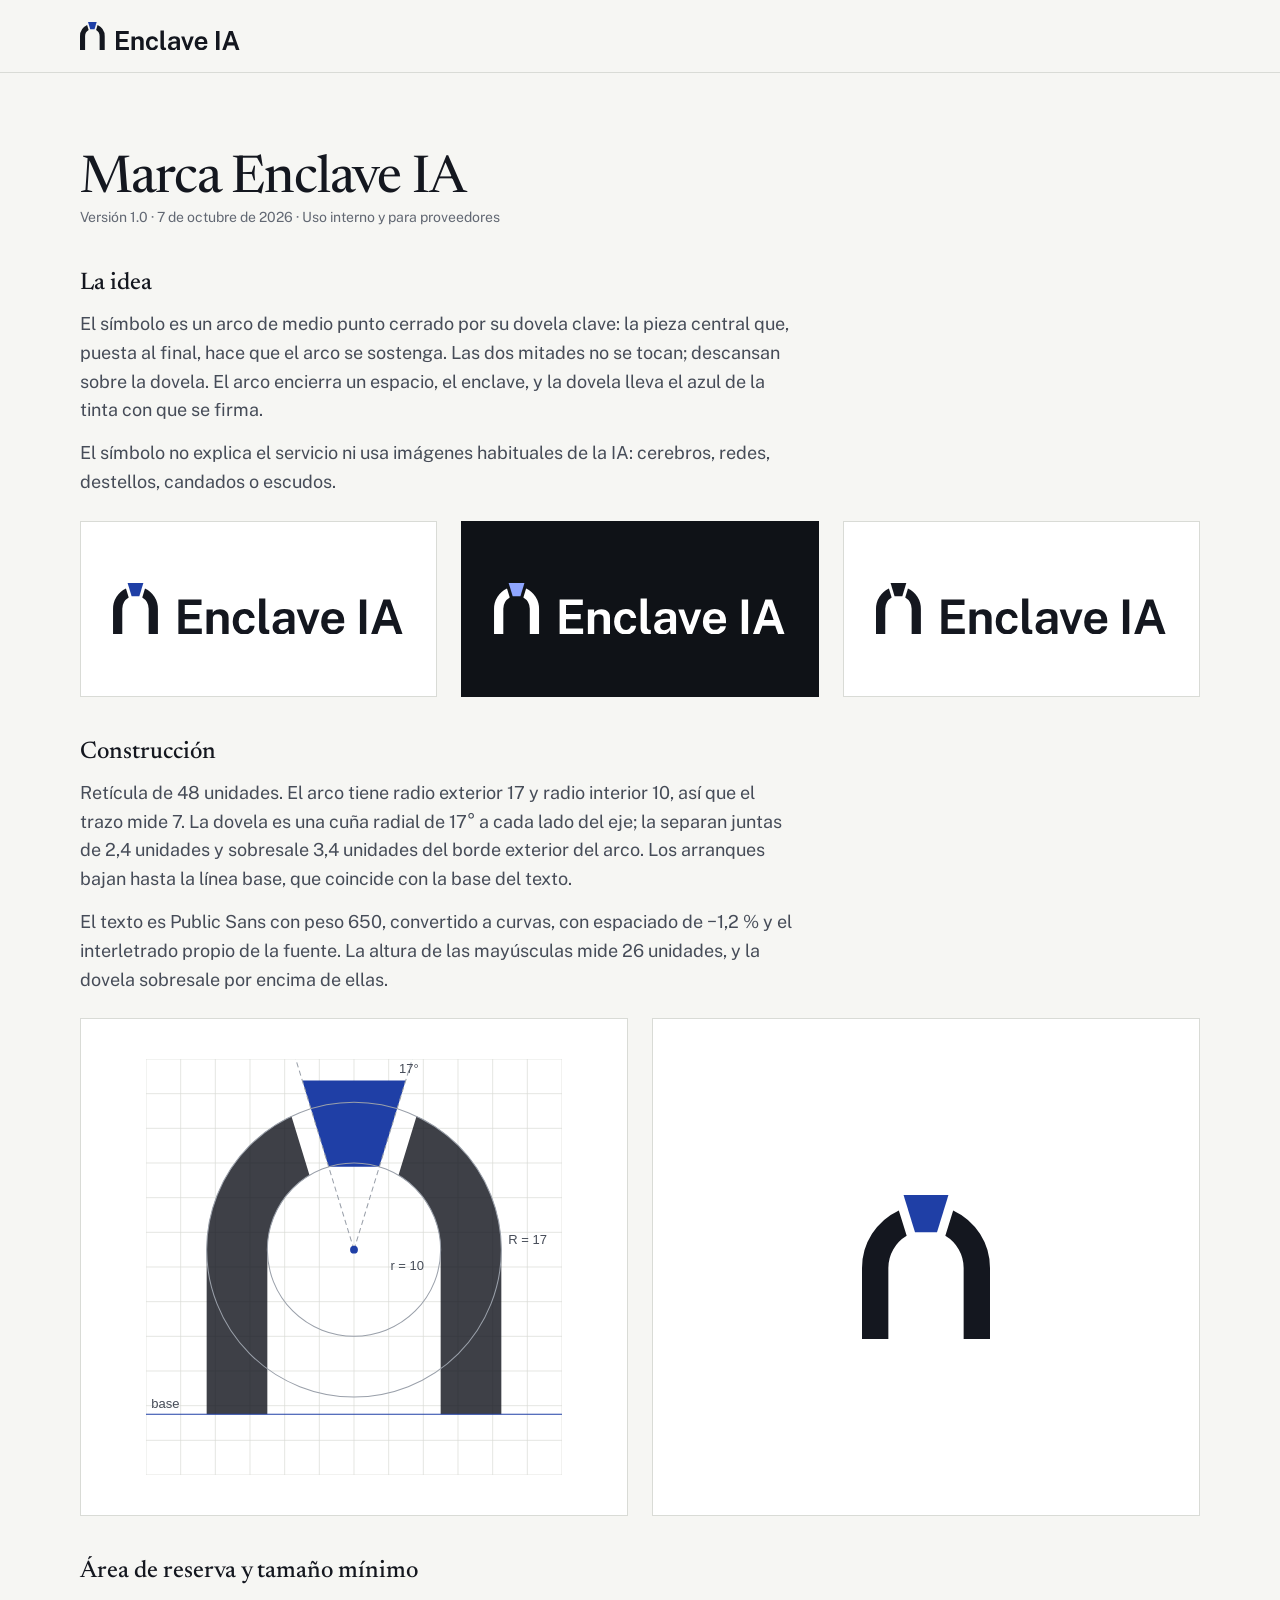
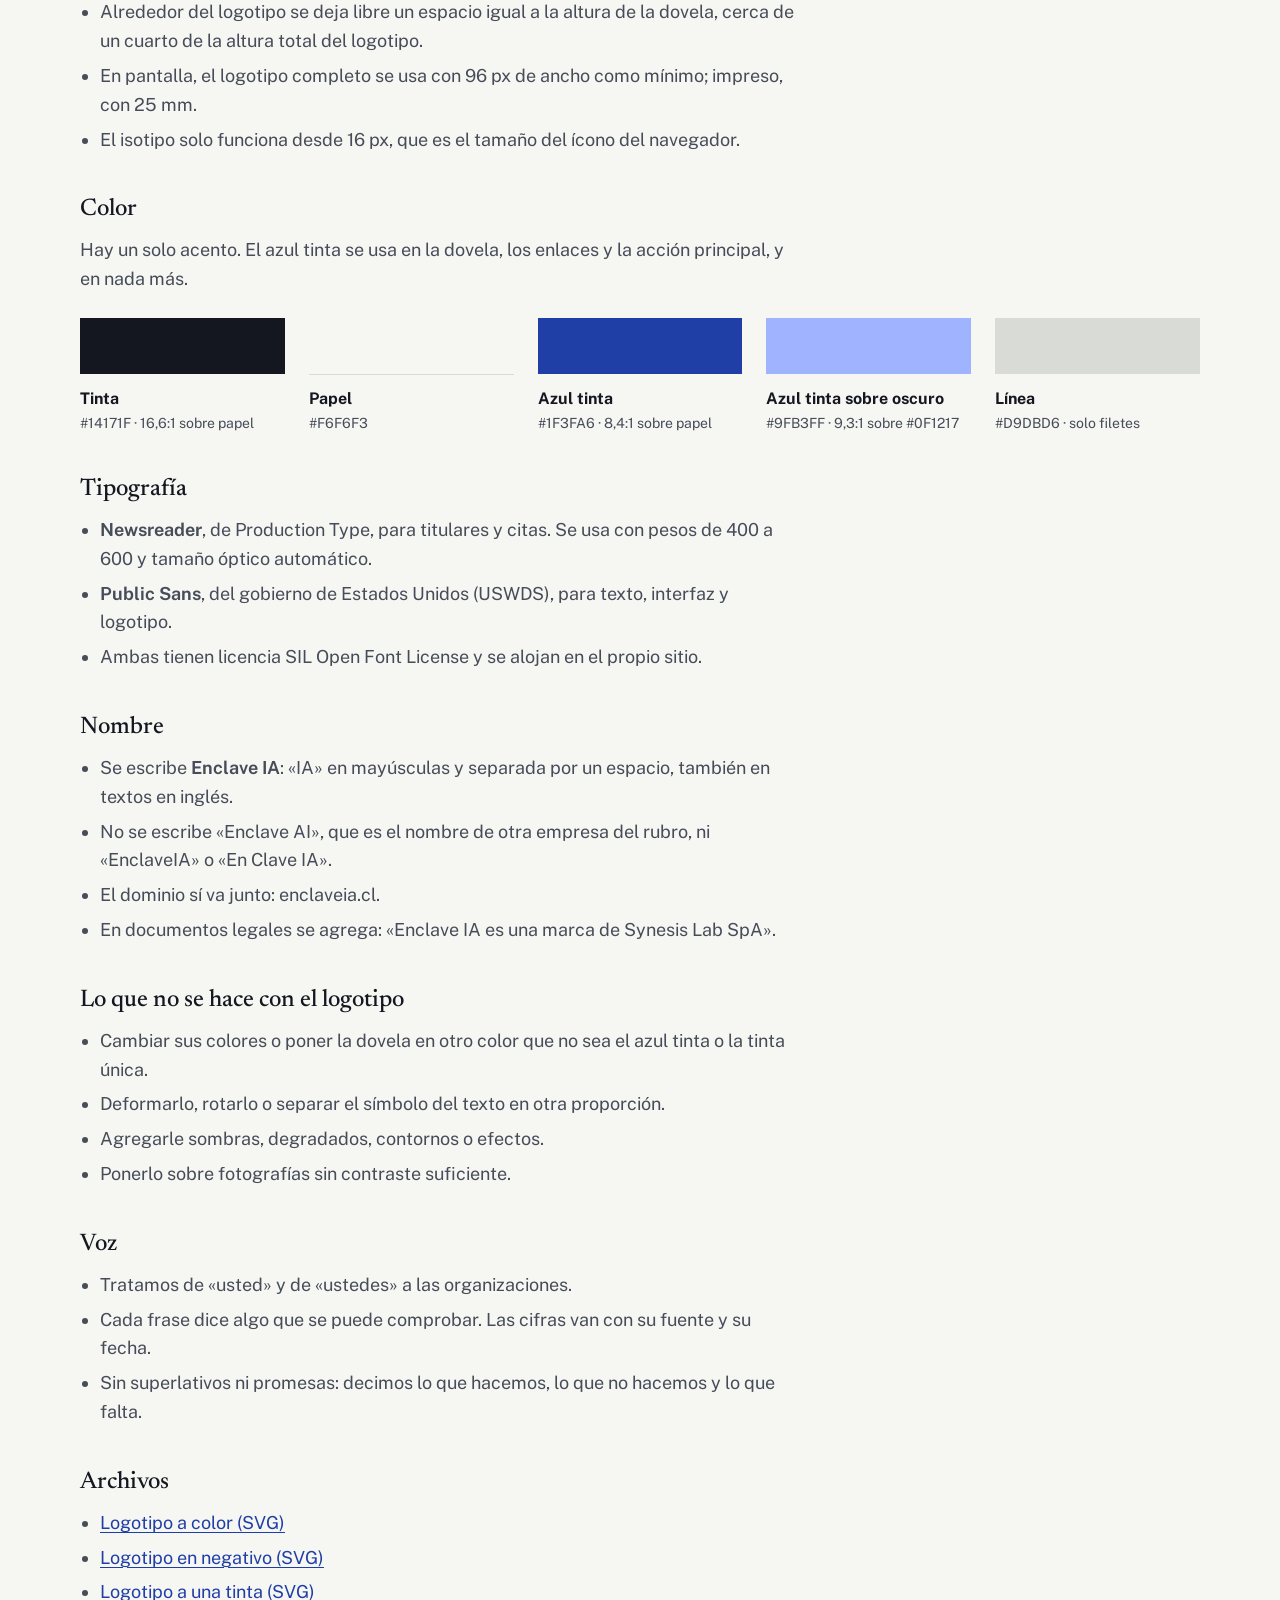
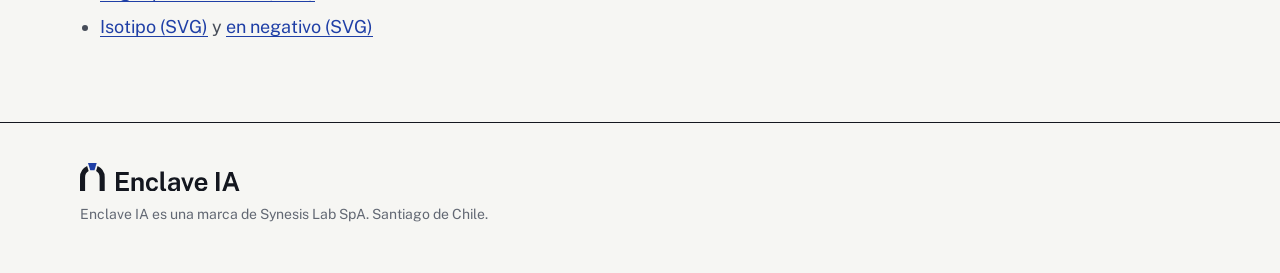
<file: sitio/marca/index.html>
<!doctype html>
<html lang="es-CL">
<head>
<meta charset="utf-8">
<meta name="viewport" content="width=device-width, initial-scale=1">
<title>Marca · Enclave IA</title>
<meta name="robots" content="noindex">
<link rel="icon" href="../favicon.svg" type="image/svg+xml">
<link rel="stylesheet" href="../assets/site.css">
</head>
<body>
<a class="skip" href="#contenido">Saltar al contenido</a>
<header class="site-head">
  <div class="wrap">
    <a class="logo" href="../index.html" aria-label="Enclave IA, inicio"><svg class="logo-svg" viewBox="7.00 2.49 220.46 38.51" aria-hidden="true" focusable="false"><path fill="currentColor" d="M18.867 13.418L16.784 6.607A17.000 17.000 0 0 0 7.000 22.000L7.000 41.000L14.000 41.000L14.000 22.000A10.000 10.000 0 0 1 18.867 13.418Z"/><path fill="currentColor" d="M29.133 13.418L31.216 6.607A17.000 17.000 0 0 1 41.000 22.000L41.000 41.000L34.000 41.000L34.000 22.000A10.000 10.000 0 0 0 29.133 13.418Z"/><path class="key" d="M21.076 12.437L18.036 2.491L29.964 2.491L26.924 12.437Z"/><path fill="currentColor" d="M56.524399204702625 41.0V15.000000000000004H74.05608143153526L74.03416753112033 19.090032849239282H61.36737119640387V25.891770401106502H72.46367133471645V29.908195020746888H61.334500345781464V36.85995850622407L74.2746585408022 36.874005878284926V41.0ZM77.85027662517288 41.0V22.408022130013833H82.57440784923928V25.056513658367912Q83.00510027662517 24.35077368603043 83.72530904218533 23.70080178077455Q84.4455178077455 23.050829875518673 85.5218274550484 22.637275242047025Q86.5981371023513 22.22372060857538 88.06861600968188 22.22372060857538Q89.78211445366529 22.22372060857538 91.26551694329184 22.89518499308437Q92.7489194329184 23.56664937759336 93.6612962482711 25.007347856154908Q94.57367306362379 26.44804633471646 94.57367306362379 28.755748616874136V41.0H89.75261497233748V29.33646697786999Q89.75261497233748 27.667920124481327 88.79893888312586 26.84530601659751Q87.84526279391424 26.022691908713696 86.43603042876902 26.022691908713696Q85.49008039419087 26.022691908713696 84.6190028526971 26.350838520055326Q83.74792531120332 26.678985131396956 83.20415153872753 27.336823565006917Q82.66037776625173 27.994661998616877 82.66037776625173 28.985282676348547V41.0ZM106.571252593361 41.35961272475795Q104.00142634854771 41.35961272475795 101.99209024896265 40.22163511410788Q99.98275414937758 39.083657503457815 98.83536479944675 36.936516683955745Q97.6879754495159 34.78937586445367 97.6879754495159 31.779866874135546Q97.6879754495159 28.888917704011064 98.7772086791148 26.698791926002766Q99.8664419087137 24.508666147994468 101.86524247925311 23.27853777662517Q103.86404304979253 22.048409405255878 106.571252593361 22.048409405255878Q108.82417012448133 22.048409405255878 110.50479771784232 22.956010114107883Q112.18542531120332 23.863610822959892 113.17506267289073 25.433826071922546Q114.16470003457815 27.0040413208852 114.32708765560166 28.984439834024897H110.27863502766252Q110.1505229944675 28.18907762793914 109.70957598547717 27.443443118948824Q109.26862897648685 26.697808609958507 108.49827109266943 26.217809906639005Q107.727913208852 25.737811203319502 106.6041234439834 25.737811203319502Q104.63749135546334 25.737811203319502 103.41551045988935 27.21980895573997Q102.19352956431536 28.701806708160444 102.19352956431536 31.73603907330567Q102.19352956431536 34.574451071922546 103.36957555325034 36.23892418741356Q104.54562154218533 37.903397302904565 106.69177904564314 37.903397302904565Q107.80461186030428 37.903397302904565 108.56949126901797 37.390527748962654Q109.33437067773167 36.87765819502075 109.76983921161826 36.13202368603043Q110.20530774550484 35.38638917704011 110.32246282849239 34.67868257261411H114.27230290456431Q114.13182918395574 36.586315698478565 113.13123487206086 38.10174619640387Q112.13064056016597 39.61717669432918 110.45549144190872 40.48839470954357Q108.78034232365145 41.35961272475795 106.571252593361 41.35961272475795ZM123.33201504149376 41.297242392807746Q121.39993948824342 41.297242392807746 120.26154045643153 40.829605376901796Q119.12314142461963 40.36196836099585 118.56714643845089 39.5862724757953Q118.01115145228215 38.81057659059474 117.84426867219915 37.84453881396957Q117.67738589211616 36.8785010373444 117.67738589211616 35.88169951590595V14.280774550484097H122.39983143153526V35.31193810511756Q122.39983143153526 36.41971386583679 122.86437802558783 37.07628803596127Q123.32892461964038 37.732862206085755 124.49654218533885 37.85338865836791L125.39922631396956 37.897216459197786V40.89043049792531Q124.89633039419085 41.06096559474412 124.36098504495158 41.17910399377593Q123.8256396957123 41.297242392807746 123.33201504149376 41.297242392807746ZM134.13809647302904 41.35961272475795Q132.35885632780082 41.35961272475795 130.94260027662517 40.70093144882434Q129.5263442254495 40.04225017289073 128.7104728561549 38.79091026970954Q127.8946014868603 37.53957036652835 127.8946014868603 35.74909232365145Q127.8946014868603 32.68620331950208 130.14751901798064 31.108823910788384Q132.40043654910096 29.53144450207469 137.29538381742736 29.46823132780083L139.85060079529737 29.4120418395574V28.227567427385893Q139.85060079529737 26.843901279391424 139.04006742738588 26.082674187413556Q138.2295340594744 25.321447095435687 136.522497406639 25.343360995850624Q135.27649550484094 25.354317946058092 134.20271438450897 25.92731025242047Q133.12893326417702 26.50030255878285 132.74656379668048 27.87469744121715H128.70513485477179Q128.81301867219915 25.912841459197786 129.8456409923928 24.61851659751037Q130.87826331258643 23.32419173582296 132.65947008990315 22.68630057053942Q134.4406768672199 22.048409405255878 136.74781725449515 22.048409405255878Q139.49969744121714 22.048409405255878 141.20027230290455 22.75400890387275Q142.90084716459197 23.45960840248963 143.6841286307054 24.780763744813278Q144.4674100968188 26.10191908713693 144.4674100968188 27.950553250345784V41.0H140.43356673582295L140.0399593706777 37.72808609958506Q139.06535269709542 39.784621369294605 137.5827930497925 40.57211704702628Q136.1002334024896 41.35961272475795 134.13809647302904 41.35961272475795ZM135.73050656984785 38.14445020746888Q136.49384076763485 38.14445020746888 137.22584932572613 37.86982408367911Q137.9578578838174 37.59519795988935 138.54489756224064 37.11899204702628Q139.1319372406639 36.64278613416321 139.48579054287688 36.05054892807746Q139.83964384508988 35.458311721991706 139.85060079529737 34.81915629322268V31.97596818810512L137.7595089903181 32.00406293222683Q136.26093533886583 32.02513399031812 135.06423971300137 32.34780212655602Q133.8675440871369 32.67047026279391 133.16868732710924 33.374103129322265Q132.4698305670816 34.077735995850624 132.4698305670816 35.268672199170126Q132.4698305670816 36.620591286307054 133.4083354944675 37.38252074688796Q134.3468404218534 38.14445020746888 135.73050656984785 38.14445020746888ZM152.9983791493776 41.0 146.07218188105116 22.408022130013833H150.45327627939142L154.71609180497924 34.837698824343015H154.8987076417704L159.1230333679115 22.408022130013833H163.53868430152144L156.62260114107883 41.0ZM173.90648772475794 41.35961272475795Q171.18719744121714 41.35961272475795 169.1180195366528 40.20997579529737Q167.0488416320885 39.06033886583679 165.89288338520055 36.93862378976487Q164.73692513831259 34.816908713692946 164.73692513831259 31.909664591977872Q164.73692513831259 29.08698565006916 165.79047804287688 26.856965335408024Q166.8440309474412 24.626945020746888 168.83735304287688 23.337677213001385Q170.83067513831259 22.048409405255878 173.6468922890733 22.048409405255878Q176.439790802213 22.048409405255878 178.3416645055325 23.229793395574Q180.243538208852 24.411177385892117 181.21730204011064 26.525587828492394Q182.1910658713693 28.639998271092672 182.1910658713693 31.43317773167358V32.812629668049794H169.51949343015215Q169.50853647994467 34.31373184647303 170.00159923928078 35.44693335062241Q170.49466199861686 36.580134854771785 171.45564272130014 37.21282849239281Q172.4166234439834 37.84552213001383 173.79691822268327 37.84552213001383Q175.24154996542185 37.84552213001383 176.3182810338866 37.21198565006915Q177.3950121023513 36.57844917012448 177.78440525587828 35.204616182572614H182.15060943983403Q181.83482451590595 37.16703405947441 180.59163208852004 38.54550267980636Q179.34843966113417 39.92397130013831 177.58408973029046 40.641792012448136Q175.81973979944675 41.35961272475795 173.90648772475794 41.35961272475795ZM169.51162690179805 29.890214384508994H177.67455480636238Q177.67455480636238 28.6551694329184 177.22841026970954 27.64544432918396Q176.7822657330567 26.635719225449517 175.88688623789764 26.044324861687414Q174.99150674273858 25.452930497925312 173.63284491701245 25.452930497925312Q172.30255878284925 25.452930497925312 171.38259638658369 26.09700250691563Q170.46263399031812 26.74107451590595 169.98361860304288 27.761335148686033Q169.50460321576764 28.781595781466116 169.51162690179805 29.890214384508994ZM194.07626642461963 41.0V15.000000000000004H198.88636756569846V41.0ZM202.58195020746888 41.0 211.90743862378974 15.000000000000004H217.04793395573995L226.3663986860304 41.0H221.5548928077455L219.3300700207469 34.72925311203319H209.66997320193636L207.4232365145228 41.0ZM210.7861773858921 30.487508644536653H218.1481241355463L214.47810771092668 19.644904045643155Z"/></svg></a>
  </div>
</header>
<main id="contenido" class="doc">
  <div class="wrap">
    <h1 class="display">Marca Enclave IA</h1>
    <p class="muted small">Versión 1.0 · 7 de octubre de 2026 · Uso interno y para proveedores</p>
    <div class="body">
      <h2>La idea</h2>
      <p>El símbolo es un arco de medio punto cerrado por su dovela clave: la pieza central que, puesta al final, hace que el arco se sostenga. Las dos mitades no se tocan; descansan sobre la dovela. El arco encierra un espacio, el enclave, y la dovela lleva el azul de la tinta con que se firma.</p>
      <p>El símbolo no explica el servicio ni usa imágenes habituales de la IA: cerebros, redes, destellos, candados o escudos.</p>
    </div>
    <div class="brand-grid">
      <div class="tile"><img src="../assets/marca/enclave-ia-logo.svg" alt="Logotipo Enclave IA a color"></div>
      <div class="tile ink"><img src="../assets/marca/enclave-ia-logo-negativo.svg" alt="Logotipo Enclave IA en negativo"></div>
      <div class="tile"><img src="../assets/marca/enclave-ia-logo-una-tinta.svg" alt="Logotipo Enclave IA a una tinta"></div>
    </div>
    <div class="body">
      <h2>Construcción</h2>
      <p>Retícula de 48 unidades. El arco tiene radio exterior 17 y radio interior 10, así que el trazo mide 7. La dovela es una cuña radial de 17° a cada lado del eje; la separan juntas de 2,4 unidades y sobresale 3,4 unidades del borde exterior del arco. Los arranques bajan hasta la línea base, que coincide con la base del texto.</p>
      <p>El texto es Public Sans con peso 650, convertido a curvas, con espaciado de −1,2 % y el interletrado propio de la fuente. La altura de las mayúsculas mide 26 unidades, y la dovela sobresale por encima de ellas.</p>
    </div>
    <div class="brand-grid">
      <div class="tile cons"><img src="../marca/construccion.svg" alt="Diagrama de construcción del isotipo con sus radios, ángulos y línea base"></div>
      <div class="tile big"><img src="../assets/marca/enclave-ia-isotipo.svg" alt="Isotipo Enclave IA"></div>
    </div>
    <div class="body">
      <h2>Área de reserva y tamaño mínimo</h2>
      <ul>
        <li>Alrededor del logotipo se deja libre un espacio igual a la altura de la dovela, cerca de un cuarto de la altura total del logotipo.</li>
        <li>En pantalla, el logotipo completo se usa con 96 px de ancho como mínimo; impreso, con 25 mm.</li>
        <li>El isotipo solo funciona desde 16 px, que es el tamaño del ícono del navegador.</li>
      </ul>
      <h2>Color</h2>
      <p>Hay un solo acento. El azul tinta se usa en la dovela, los enlaces y la acción principal, y en nada más.</p>
    </div>
    <div class="swatches">
      <p class="swatch sw-ink"><b>Tinta</b>#14171F · 16,6:1 sobre papel</p>
      <p class="swatch sw-paper"><b>Papel</b>#F6F6F3</p>
      <p class="swatch sw-blue"><b>Azul tinta</b>#1F3FA6 · 8,4:1 sobre papel</p>
      <p class="swatch sw-blue-dark"><b>Azul tinta sobre oscuro</b>#9FB3FF · 9,3:1 sobre #0F1217</p>
      <p class="swatch sw-rule"><b>Línea</b>#D9DBD6 · solo filetes</p>
    </div>
    <div class="body">
      <h2>Tipografía</h2>
      <ul>
        <li><strong>Newsreader</strong>, de Production Type, para titulares y citas. Se usa con pesos de 400 a 600 y tamaño óptico automático.</li>
        <li><strong>Public Sans</strong>, del gobierno de Estados Unidos (USWDS), para texto, interfaz y logotipo.</li>
        <li>Ambas tienen licencia SIL Open Font License y se alojan en el propio sitio.</li>
      </ul>
      <h2>Nombre</h2>
      <ul>
        <li>Se escribe <strong>Enclave IA</strong>: «IA» en mayúsculas y separada por un espacio, también en textos en inglés.</li>
        <li>No se escribe «Enclave AI», que es el nombre de otra empresa del rubro, ni «EnclaveIA» o «En Clave IA».</li>
        <li>El dominio sí va junto: enclaveia.cl.</li>
        <li>En documentos legales se agrega: «Enclave IA es una marca de Synesis Lab SpA».</li>
      </ul>
      <h2>Lo que no se hace con el logotipo</h2>
      <ul>
        <li>Cambiar sus colores o poner la dovela en otro color que no sea el azul tinta o la tinta única.</li>
        <li>Deformarlo, rotarlo o separar el símbolo del texto en otra proporción.</li>
        <li>Agregarle sombras, degradados, contornos o efectos.</li>
        <li>Ponerlo sobre fotografías sin contraste suficiente.</li>
      </ul>
      <h2>Voz</h2>
      <ul>
        <li>Tratamos de «usted» y de «ustedes» a las organizaciones.</li>
        <li>Cada frase dice algo que se puede comprobar. Las cifras van con su fuente y su fecha.</li>
        <li>Sin superlativos ni promesas: decimos lo que hacemos, lo que no hacemos y lo que falta.</li>
      </ul>
      <h2>Archivos</h2>
      <ul>
        <li><a href="../assets/marca/enclave-ia-logo.svg">Logotipo a color (SVG)</a></li>
        <li><a href="../assets/marca/enclave-ia-logo-negativo.svg">Logotipo en negativo (SVG)</a></li>
        <li><a href="../assets/marca/enclave-ia-logo-una-tinta.svg">Logotipo a una tinta (SVG)</a></li>
        <li><a href="../assets/marca/enclave-ia-isotipo.svg">Isotipo (SVG)</a> y <a href="../assets/marca/enclave-ia-isotipo-negativo.svg">en negativo (SVG)</a></li>
      </ul>
    </div>
  </div>
</main>
<footer class="site-foot">
  <div class="wrap grid">
    <div class="foot-id">
      <svg class="foot-logo" viewBox="7.00 2.49 220.46 38.51" aria-hidden="true" focusable="false"><path fill="currentColor" d="M18.867 13.418L16.784 6.607A17.000 17.000 0 0 0 7.000 22.000L7.000 41.000L14.000 41.000L14.000 22.000A10.000 10.000 0 0 1 18.867 13.418Z"/><path fill="currentColor" d="M29.133 13.418L31.216 6.607A17.000 17.000 0 0 1 41.000 22.000L41.000 41.000L34.000 41.000L34.000 22.000A10.000 10.000 0 0 0 29.133 13.418Z"/><path class="key" d="M21.076 12.437L18.036 2.491L29.964 2.491L26.924 12.437Z"/><path fill="currentColor" d="M56.524399204702625 41.0V15.000000000000004H74.05608143153526L74.03416753112033 19.090032849239282H61.36737119640387V25.891770401106502H72.46367133471645V29.908195020746888H61.334500345781464V36.85995850622407L74.2746585408022 36.874005878284926V41.0ZM77.85027662517288 41.0V22.408022130013833H82.57440784923928V25.056513658367912Q83.00510027662517 24.35077368603043 83.72530904218533 23.70080178077455Q84.4455178077455 23.050829875518673 85.5218274550484 22.637275242047025Q86.5981371023513 22.22372060857538 88.06861600968188 22.22372060857538Q89.78211445366529 22.22372060857538 91.26551694329184 22.89518499308437Q92.7489194329184 23.56664937759336 93.6612962482711 25.007347856154908Q94.57367306362379 26.44804633471646 94.57367306362379 28.755748616874136V41.0H89.75261497233748V29.33646697786999Q89.75261497233748 27.667920124481327 88.79893888312586 26.84530601659751Q87.84526279391424 26.022691908713696 86.43603042876902 26.022691908713696Q85.49008039419087 26.022691908713696 84.6190028526971 26.350838520055326Q83.74792531120332 26.678985131396956 83.20415153872753 27.336823565006917Q82.66037776625173 27.994661998616877 82.66037776625173 28.985282676348547V41.0ZM106.571252593361 41.35961272475795Q104.00142634854771 41.35961272475795 101.99209024896265 40.22163511410788Q99.98275414937758 39.083657503457815 98.83536479944675 36.936516683955745Q97.6879754495159 34.78937586445367 97.6879754495159 31.779866874135546Q97.6879754495159 28.888917704011064 98.7772086791148 26.698791926002766Q99.8664419087137 24.508666147994468 101.86524247925311 23.27853777662517Q103.86404304979253 22.048409405255878 106.571252593361 22.048409405255878Q108.82417012448133 22.048409405255878 110.50479771784232 22.956010114107883Q112.18542531120332 23.863610822959892 113.17506267289073 25.433826071922546Q114.16470003457815 27.0040413208852 114.32708765560166 28.984439834024897H110.27863502766252Q110.1505229944675 28.18907762793914 109.70957598547717 27.443443118948824Q109.26862897648685 26.697808609958507 108.49827109266943 26.217809906639005Q107.727913208852 25.737811203319502 106.6041234439834 25.737811203319502Q104.63749135546334 25.737811203319502 103.41551045988935 27.21980895573997Q102.19352956431536 28.701806708160444 102.19352956431536 31.73603907330567Q102.19352956431536 34.574451071922546 103.36957555325034 36.23892418741356Q104.54562154218533 37.903397302904565 106.69177904564314 37.903397302904565Q107.80461186030428 37.903397302904565 108.56949126901797 37.390527748962654Q109.33437067773167 36.87765819502075 109.76983921161826 36.13202368603043Q110.20530774550484 35.38638917704011 110.32246282849239 34.67868257261411H114.27230290456431Q114.13182918395574 36.586315698478565 113.13123487206086 38.10174619640387Q112.13064056016597 39.61717669432918 110.45549144190872 40.48839470954357Q108.78034232365145 41.35961272475795 106.571252593361 41.35961272475795ZM123.33201504149376 41.297242392807746Q121.39993948824342 41.297242392807746 120.26154045643153 40.829605376901796Q119.12314142461963 40.36196836099585 118.56714643845089 39.5862724757953Q118.01115145228215 38.81057659059474 117.84426867219915 37.84453881396957Q117.67738589211616 36.8785010373444 117.67738589211616 35.88169951590595V14.280774550484097H122.39983143153526V35.31193810511756Q122.39983143153526 36.41971386583679 122.86437802558783 37.07628803596127Q123.32892461964038 37.732862206085755 124.49654218533885 37.85338865836791L125.39922631396956 37.897216459197786V40.89043049792531Q124.89633039419085 41.06096559474412 124.36098504495158 41.17910399377593Q123.8256396957123 41.297242392807746 123.33201504149376 41.297242392807746ZM134.13809647302904 41.35961272475795Q132.35885632780082 41.35961272475795 130.94260027662517 40.70093144882434Q129.5263442254495 40.04225017289073 128.7104728561549 38.79091026970954Q127.8946014868603 37.53957036652835 127.8946014868603 35.74909232365145Q127.8946014868603 32.68620331950208 130.14751901798064 31.108823910788384Q132.40043654910096 29.53144450207469 137.29538381742736 29.46823132780083L139.85060079529737 29.4120418395574V28.227567427385893Q139.85060079529737 26.843901279391424 139.04006742738588 26.082674187413556Q138.2295340594744 25.321447095435687 136.522497406639 25.343360995850624Q135.27649550484094 25.354317946058092 134.20271438450897 25.92731025242047Q133.12893326417702 26.50030255878285 132.74656379668048 27.87469744121715H128.70513485477179Q128.81301867219915 25.912841459197786 129.8456409923928 24.61851659751037Q130.87826331258643 23.32419173582296 132.65947008990315 22.68630057053942Q134.4406768672199 22.048409405255878 136.74781725449515 22.048409405255878Q139.49969744121714 22.048409405255878 141.20027230290455 22.75400890387275Q142.90084716459197 23.45960840248963 143.6841286307054 24.780763744813278Q144.4674100968188 26.10191908713693 144.4674100968188 27.950553250345784V41.0H140.43356673582295L140.0399593706777 37.72808609958506Q139.06535269709542 39.784621369294605 137.5827930497925 40.57211704702628Q136.1002334024896 41.35961272475795 134.13809647302904 41.35961272475795ZM135.73050656984785 38.14445020746888Q136.49384076763485 38.14445020746888 137.22584932572613 37.86982408367911Q137.9578578838174 37.59519795988935 138.54489756224064 37.11899204702628Q139.1319372406639 36.64278613416321 139.48579054287688 36.05054892807746Q139.83964384508988 35.458311721991706 139.85060079529737 34.81915629322268V31.97596818810512L137.7595089903181 32.00406293222683Q136.26093533886583 32.02513399031812 135.06423971300137 32.34780212655602Q133.8675440871369 32.67047026279391 133.16868732710924 33.374103129322265Q132.4698305670816 34.077735995850624 132.4698305670816 35.268672199170126Q132.4698305670816 36.620591286307054 133.4083354944675 37.38252074688796Q134.3468404218534 38.14445020746888 135.73050656984785 38.14445020746888ZM152.9983791493776 41.0 146.07218188105116 22.408022130013833H150.45327627939142L154.71609180497924 34.837698824343015H154.8987076417704L159.1230333679115 22.408022130013833H163.53868430152144L156.62260114107883 41.0ZM173.90648772475794 41.35961272475795Q171.18719744121714 41.35961272475795 169.1180195366528 40.20997579529737Q167.0488416320885 39.06033886583679 165.89288338520055 36.93862378976487Q164.73692513831259 34.816908713692946 164.73692513831259 31.909664591977872Q164.73692513831259 29.08698565006916 165.79047804287688 26.856965335408024Q166.8440309474412 24.626945020746888 168.83735304287688 23.337677213001385Q170.83067513831259 22.048409405255878 173.6468922890733 22.048409405255878Q176.439790802213 22.048409405255878 178.3416645055325 23.229793395574Q180.243538208852 24.411177385892117 181.21730204011064 26.525587828492394Q182.1910658713693 28.639998271092672 182.1910658713693 31.43317773167358V32.812629668049794H169.51949343015215Q169.50853647994467 34.31373184647303 170.00159923928078 35.44693335062241Q170.49466199861686 36.580134854771785 171.45564272130014 37.21282849239281Q172.4166234439834 37.84552213001383 173.79691822268327 37.84552213001383Q175.24154996542185 37.84552213001383 176.3182810338866 37.21198565006915Q177.3950121023513 36.57844917012448 177.78440525587828 35.204616182572614H182.15060943983403Q181.83482451590595 37.16703405947441 180.59163208852004 38.54550267980636Q179.34843966113417 39.92397130013831 177.58408973029046 40.641792012448136Q175.81973979944675 41.35961272475795 173.90648772475794 41.35961272475795ZM169.51162690179805 29.890214384508994H177.67455480636238Q177.67455480636238 28.6551694329184 177.22841026970954 27.64544432918396Q176.7822657330567 26.635719225449517 175.88688623789764 26.044324861687414Q174.99150674273858 25.452930497925312 173.63284491701245 25.452930497925312Q172.30255878284925 25.452930497925312 171.38259638658369 26.09700250691563Q170.46263399031812 26.74107451590595 169.98361860304288 27.761335148686033Q169.50460321576764 28.781595781466116 169.51162690179805 29.890214384508994ZM194.07626642461963 41.0V15.000000000000004H198.88636756569846V41.0ZM202.58195020746888 41.0 211.90743862378974 15.000000000000004H217.04793395573995L226.3663986860304 41.0H221.5548928077455L219.3300700207469 34.72925311203319H209.66997320193636L207.4232365145228 41.0ZM210.7861773858921 30.487508644536653H218.1481241355463L214.47810771092668 19.644904045643155Z"/></svg>
      <p>Enclave IA es una marca de Synesis Lab SpA. Santiago de Chile.</p>
    </div>
  </div>
</footer>
</body>
</html>
</file>
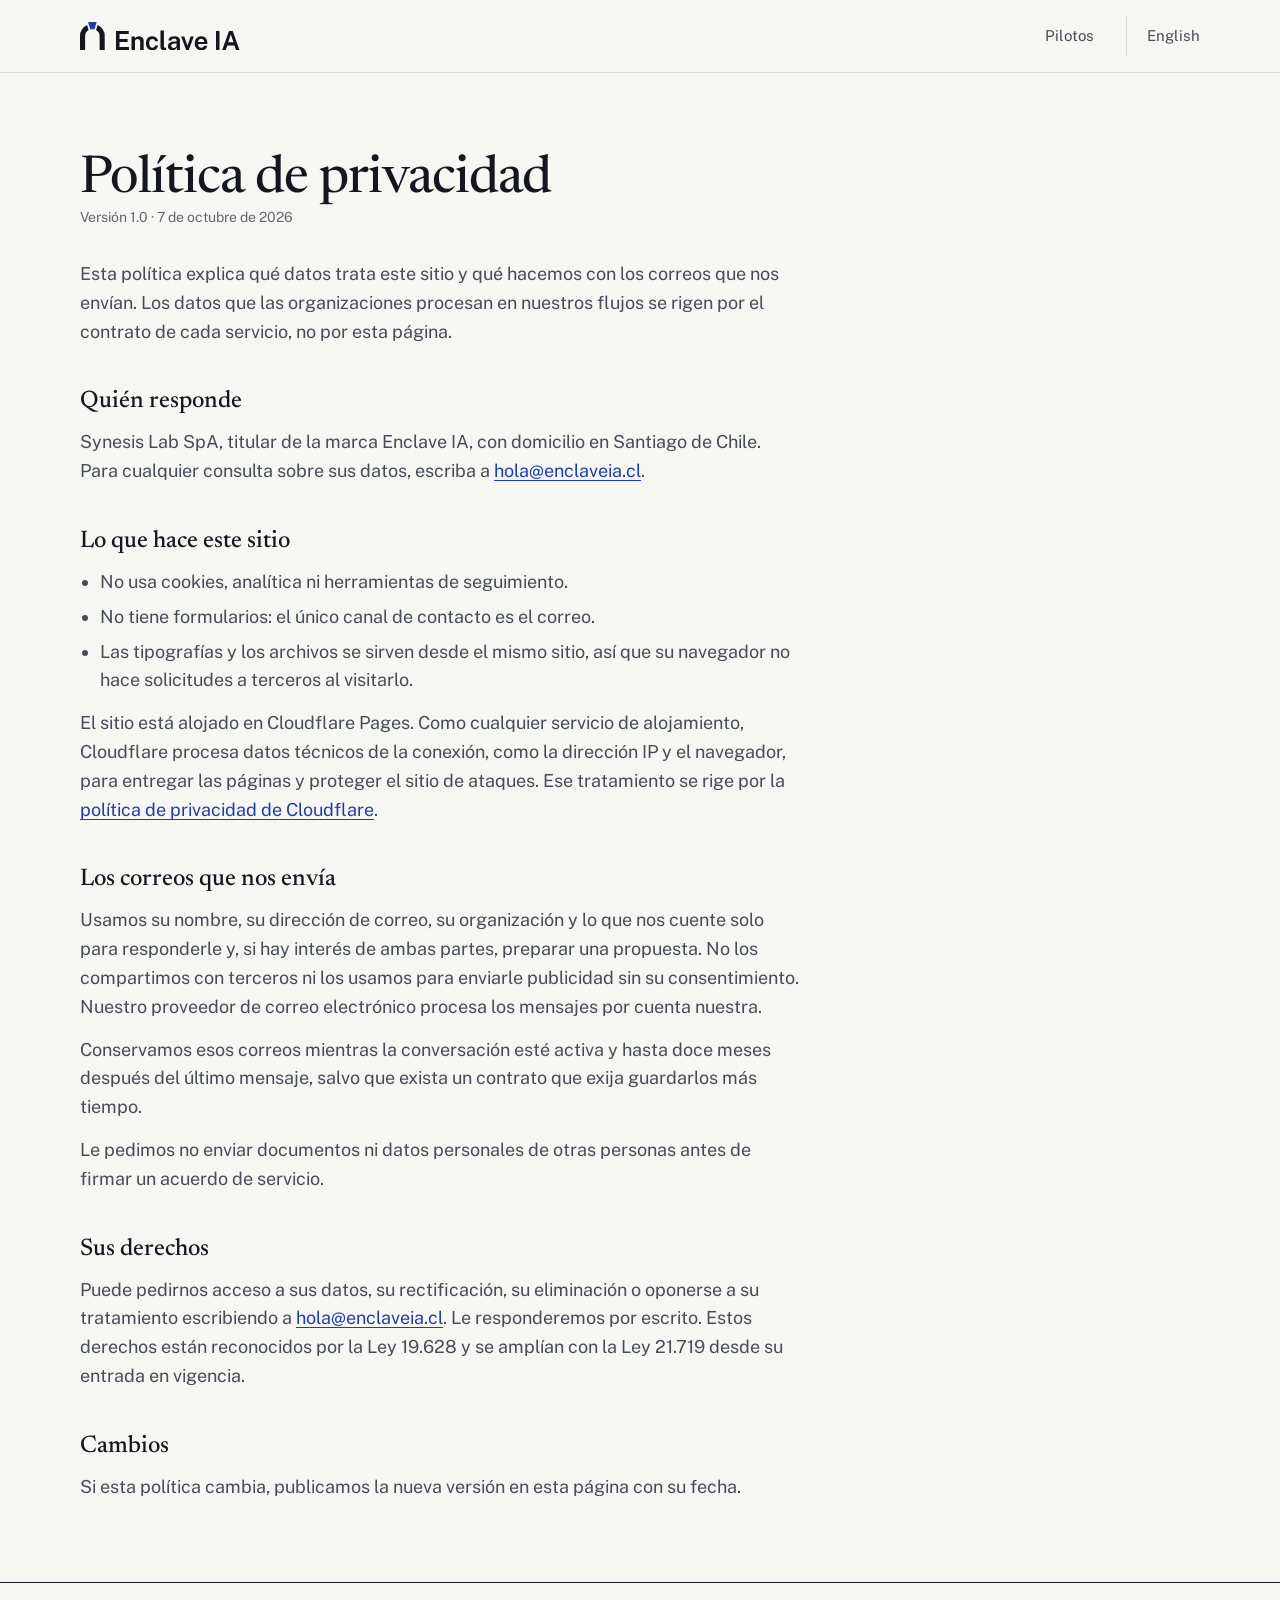
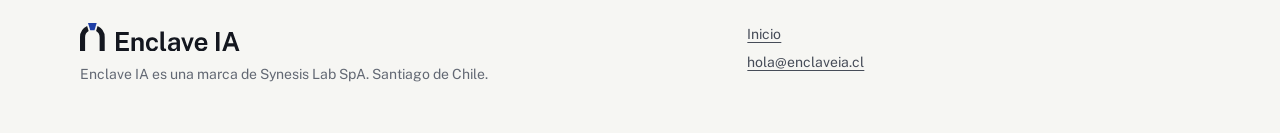
<file: sitio/privacidad.html>
<!doctype html>
<html lang="es-CL">
<head>
<meta charset="utf-8">
<meta name="viewport" content="width=device-width, initial-scale=1">
<title>Política de privacidad · Enclave IA</title>
<meta name="robots" content="index, follow">
<link rel="icon" href="favicon.svg" type="image/svg+xml">
<link rel="icon" href="favicon-32.png" type="image/png" sizes="32x32">
<link rel="stylesheet" href="assets/site.css">
</head>
<body>
<a class="skip" href="#contenido">Saltar al contenido</a>
<header class="site-head">
  <div class="wrap">
    <a class="logo" href="index.html" aria-label="Enclave IA, inicio"><svg class="logo-svg" viewBox="7.00 2.49 220.46 38.51" aria-hidden="true" focusable="false"><path fill="currentColor" d="M18.867 13.418L16.784 6.607A17.000 17.000 0 0 0 7.000 22.000L7.000 41.000L14.000 41.000L14.000 22.000A10.000 10.000 0 0 1 18.867 13.418Z"/><path fill="currentColor" d="M29.133 13.418L31.216 6.607A17.000 17.000 0 0 1 41.000 22.000L41.000 41.000L34.000 41.000L34.000 22.000A10.000 10.000 0 0 0 29.133 13.418Z"/><path class="key" d="M21.076 12.437L18.036 2.491L29.964 2.491L26.924 12.437Z"/><path fill="currentColor" d="M56.524399204702625 41.0V15.000000000000004H74.05608143153526L74.03416753112033 19.090032849239282H61.36737119640387V25.891770401106502H72.46367133471645V29.908195020746888H61.334500345781464V36.85995850622407L74.2746585408022 36.874005878284926V41.0ZM77.85027662517288 41.0V22.408022130013833H82.57440784923928V25.056513658367912Q83.00510027662517 24.35077368603043 83.72530904218533 23.70080178077455Q84.4455178077455 23.050829875518673 85.5218274550484 22.637275242047025Q86.5981371023513 22.22372060857538 88.06861600968188 22.22372060857538Q89.78211445366529 22.22372060857538 91.26551694329184 22.89518499308437Q92.7489194329184 23.56664937759336 93.6612962482711 25.007347856154908Q94.57367306362379 26.44804633471646 94.57367306362379 28.755748616874136V41.0H89.75261497233748V29.33646697786999Q89.75261497233748 27.667920124481327 88.79893888312586 26.84530601659751Q87.84526279391424 26.022691908713696 86.43603042876902 26.022691908713696Q85.49008039419087 26.022691908713696 84.6190028526971 26.350838520055326Q83.74792531120332 26.678985131396956 83.20415153872753 27.336823565006917Q82.66037776625173 27.994661998616877 82.66037776625173 28.985282676348547V41.0ZM106.571252593361 41.35961272475795Q104.00142634854771 41.35961272475795 101.99209024896265 40.22163511410788Q99.98275414937758 39.083657503457815 98.83536479944675 36.936516683955745Q97.6879754495159 34.78937586445367 97.6879754495159 31.779866874135546Q97.6879754495159 28.888917704011064 98.7772086791148 26.698791926002766Q99.8664419087137 24.508666147994468 101.86524247925311 23.27853777662517Q103.86404304979253 22.048409405255878 106.571252593361 22.048409405255878Q108.82417012448133 22.048409405255878 110.50479771784232 22.956010114107883Q112.18542531120332 23.863610822959892 113.17506267289073 25.433826071922546Q114.16470003457815 27.0040413208852 114.32708765560166 28.984439834024897H110.27863502766252Q110.1505229944675 28.18907762793914 109.70957598547717 27.443443118948824Q109.26862897648685 26.697808609958507 108.49827109266943 26.217809906639005Q107.727913208852 25.737811203319502 106.6041234439834 25.737811203319502Q104.63749135546334 25.737811203319502 103.41551045988935 27.21980895573997Q102.19352956431536 28.701806708160444 102.19352956431536 31.73603907330567Q102.19352956431536 34.574451071922546 103.36957555325034 36.23892418741356Q104.54562154218533 37.903397302904565 106.69177904564314 37.903397302904565Q107.80461186030428 37.903397302904565 108.56949126901797 37.390527748962654Q109.33437067773167 36.87765819502075 109.76983921161826 36.13202368603043Q110.20530774550484 35.38638917704011 110.32246282849239 34.67868257261411H114.27230290456431Q114.13182918395574 36.586315698478565 113.13123487206086 38.10174619640387Q112.13064056016597 39.61717669432918 110.45549144190872 40.48839470954357Q108.78034232365145 41.35961272475795 106.571252593361 41.35961272475795ZM123.33201504149376 41.297242392807746Q121.39993948824342 41.297242392807746 120.26154045643153 40.829605376901796Q119.12314142461963 40.36196836099585 118.56714643845089 39.5862724757953Q118.01115145228215 38.81057659059474 117.84426867219915 37.84453881396957Q117.67738589211616 36.8785010373444 117.67738589211616 35.88169951590595V14.280774550484097H122.39983143153526V35.31193810511756Q122.39983143153526 36.41971386583679 122.86437802558783 37.07628803596127Q123.32892461964038 37.732862206085755 124.49654218533885 37.85338865836791L125.39922631396956 37.897216459197786V40.89043049792531Q124.89633039419085 41.06096559474412 124.36098504495158 41.17910399377593Q123.8256396957123 41.297242392807746 123.33201504149376 41.297242392807746ZM134.13809647302904 41.35961272475795Q132.35885632780082 41.35961272475795 130.94260027662517 40.70093144882434Q129.5263442254495 40.04225017289073 128.7104728561549 38.79091026970954Q127.8946014868603 37.53957036652835 127.8946014868603 35.74909232365145Q127.8946014868603 32.68620331950208 130.14751901798064 31.108823910788384Q132.40043654910096 29.53144450207469 137.29538381742736 29.46823132780083L139.85060079529737 29.4120418395574V28.227567427385893Q139.85060079529737 26.843901279391424 139.04006742738588 26.082674187413556Q138.2295340594744 25.321447095435687 136.522497406639 25.343360995850624Q135.27649550484094 25.354317946058092 134.20271438450897 25.92731025242047Q133.12893326417702 26.50030255878285 132.74656379668048 27.87469744121715H128.70513485477179Q128.81301867219915 25.912841459197786 129.8456409923928 24.61851659751037Q130.87826331258643 23.32419173582296 132.65947008990315 22.68630057053942Q134.4406768672199 22.048409405255878 136.74781725449515 22.048409405255878Q139.49969744121714 22.048409405255878 141.20027230290455 22.75400890387275Q142.90084716459197 23.45960840248963 143.6841286307054 24.780763744813278Q144.4674100968188 26.10191908713693 144.4674100968188 27.950553250345784V41.0H140.43356673582295L140.0399593706777 37.72808609958506Q139.06535269709542 39.784621369294605 137.5827930497925 40.57211704702628Q136.1002334024896 41.35961272475795 134.13809647302904 41.35961272475795ZM135.73050656984785 38.14445020746888Q136.49384076763485 38.14445020746888 137.22584932572613 37.86982408367911Q137.9578578838174 37.59519795988935 138.54489756224064 37.11899204702628Q139.1319372406639 36.64278613416321 139.48579054287688 36.05054892807746Q139.83964384508988 35.458311721991706 139.85060079529737 34.81915629322268V31.97596818810512L137.7595089903181 32.00406293222683Q136.26093533886583 32.02513399031812 135.06423971300137 32.34780212655602Q133.8675440871369 32.67047026279391 133.16868732710924 33.374103129322265Q132.4698305670816 34.077735995850624 132.4698305670816 35.268672199170126Q132.4698305670816 36.620591286307054 133.4083354944675 37.38252074688796Q134.3468404218534 38.14445020746888 135.73050656984785 38.14445020746888ZM152.9983791493776 41.0 146.07218188105116 22.408022130013833H150.45327627939142L154.71609180497924 34.837698824343015H154.8987076417704L159.1230333679115 22.408022130013833H163.53868430152144L156.62260114107883 41.0ZM173.90648772475794 41.35961272475795Q171.18719744121714 41.35961272475795 169.1180195366528 40.20997579529737Q167.0488416320885 39.06033886583679 165.89288338520055 36.93862378976487Q164.73692513831259 34.816908713692946 164.73692513831259 31.909664591977872Q164.73692513831259 29.08698565006916 165.79047804287688 26.856965335408024Q166.8440309474412 24.626945020746888 168.83735304287688 23.337677213001385Q170.83067513831259 22.048409405255878 173.6468922890733 22.048409405255878Q176.439790802213 22.048409405255878 178.3416645055325 23.229793395574Q180.243538208852 24.411177385892117 181.21730204011064 26.525587828492394Q182.1910658713693 28.639998271092672 182.1910658713693 31.43317773167358V32.812629668049794H169.51949343015215Q169.50853647994467 34.31373184647303 170.00159923928078 35.44693335062241Q170.49466199861686 36.580134854771785 171.45564272130014 37.21282849239281Q172.4166234439834 37.84552213001383 173.79691822268327 37.84552213001383Q175.24154996542185 37.84552213001383 176.3182810338866 37.21198565006915Q177.3950121023513 36.57844917012448 177.78440525587828 35.204616182572614H182.15060943983403Q181.83482451590595 37.16703405947441 180.59163208852004 38.54550267980636Q179.34843966113417 39.92397130013831 177.58408973029046 40.641792012448136Q175.81973979944675 41.35961272475795 173.90648772475794 41.35961272475795ZM169.51162690179805 29.890214384508994H177.67455480636238Q177.67455480636238 28.6551694329184 177.22841026970954 27.64544432918396Q176.7822657330567 26.635719225449517 175.88688623789764 26.044324861687414Q174.99150674273858 25.452930497925312 173.63284491701245 25.452930497925312Q172.30255878284925 25.452930497925312 171.38259638658369 26.09700250691563Q170.46263399031812 26.74107451590595 169.98361860304288 27.761335148686033Q169.50460321576764 28.781595781466116 169.51162690179805 29.890214384508994ZM194.07626642461963 41.0V15.000000000000004H198.88636756569846V41.0ZM202.58195020746888 41.0 211.90743862378974 15.000000000000004H217.04793395573995L226.3663986860304 41.0H221.5548928077455L219.3300700207469 34.72925311203319H209.66997320193636L207.4232365145228 41.0ZM210.7861773858921 30.487508644536653H218.1481241355463L214.47810771092668 19.644904045643155Z"/></svg></a>
    <nav class="nav" aria-label="Secciones"><a class="nav-cta" href="index.html#pilotos">Pilotos</a></nav>
    <a class="lang" href="en/privacy.html" hreflang="en" lang="en">English</a>
  </div>
</header>
<main id="contenido" class="doc">
  <div class="wrap">
    <h1 class="display">Política de privacidad</h1>
    <p class="muted small">Versión 1.0 · 7 de octubre de 2026</p>
    <div class="body">
      <p>Esta política explica qué datos trata este sitio y qué hacemos con los correos que nos envían. Los datos que las organizaciones procesan en nuestros flujos se rigen por el contrato de cada servicio, no por esta página.</p>
      <h2>Quién responde</h2>
      <p>Synesis Lab SpA, titular de la marca Enclave IA, con domicilio en Santiago de Chile. Para cualquier consulta sobre sus datos, escriba a <a href="mailto:hola@enclaveia.cl">hola@enclaveia.cl</a>.</p>
      <h2>Lo que hace este sitio</h2>
      <ul>
        <li>No usa cookies, analítica ni herramientas de seguimiento.</li>
        <li>No tiene formularios: el único canal de contacto es el correo.</li>
        <li>Las tipografías y los archivos se sirven desde el mismo sitio, así que su navegador no hace solicitudes a terceros al visitarlo.</li>
      </ul>
      <p>El sitio está alojado en Cloudflare Pages. Como cualquier servicio de alojamiento, Cloudflare procesa datos técnicos de la conexión, como la dirección IP y el navegador, para entregar las páginas y proteger el sitio de ataques. Ese tratamiento se rige por la <a href="https://www.cloudflare.com/privacypolicy/">política de privacidad de Cloudflare</a>.</p>
      <h2>Los correos que nos envía</h2>
      <p>Usamos su nombre, su dirección de correo, su organización y lo que nos cuente solo para responderle y, si hay interés de ambas partes, preparar una propuesta. No los compartimos con terceros ni los usamos para enviarle publicidad sin su consentimiento. Nuestro proveedor de correo electrónico procesa los mensajes por cuenta nuestra.</p>
      <p>Conservamos esos correos mientras la conversación esté activa y hasta doce meses después del último mensaje, salvo que exista un contrato que exija guardarlos más tiempo.</p>
      <p>Le pedimos no enviar documentos ni datos personales de otras personas antes de firmar un acuerdo de servicio.</p>
      <h2>Sus derechos</h2>
      <p>Puede pedirnos acceso a sus datos, su rectificación, su eliminación o oponerse a su tratamiento escribiendo a <a href="mailto:hola@enclaveia.cl">hola@enclaveia.cl</a>. Le responderemos por escrito. Estos derechos están reconocidos por la Ley 19.628 y se amplían con la Ley 21.719 desde su entrada en vigencia.</p>
      <h2>Cambios</h2>
      <p>Si esta política cambia, publicamos la nueva versión en esta página con su fecha.</p>
    </div>
  </div>
</main>
<footer class="site-foot">
  <div class="wrap grid">
    <div class="foot-id">
      <svg class="foot-logo" viewBox="7.00 2.49 220.46 38.51" aria-hidden="true" focusable="false"><path fill="currentColor" d="M18.867 13.418L16.784 6.607A17.000 17.000 0 0 0 7.000 22.000L7.000 41.000L14.000 41.000L14.000 22.000A10.000 10.000 0 0 1 18.867 13.418Z"/><path fill="currentColor" d="M29.133 13.418L31.216 6.607A17.000 17.000 0 0 1 41.000 22.000L41.000 41.000L34.000 41.000L34.000 22.000A10.000 10.000 0 0 0 29.133 13.418Z"/><path class="key" d="M21.076 12.437L18.036 2.491L29.964 2.491L26.924 12.437Z"/><path fill="currentColor" d="M56.524399204702625 41.0V15.000000000000004H74.05608143153526L74.03416753112033 19.090032849239282H61.36737119640387V25.891770401106502H72.46367133471645V29.908195020746888H61.334500345781464V36.85995850622407L74.2746585408022 36.874005878284926V41.0ZM77.85027662517288 41.0V22.408022130013833H82.57440784923928V25.056513658367912Q83.00510027662517 24.35077368603043 83.72530904218533 23.70080178077455Q84.4455178077455 23.050829875518673 85.5218274550484 22.637275242047025Q86.5981371023513 22.22372060857538 88.06861600968188 22.22372060857538Q89.78211445366529 22.22372060857538 91.26551694329184 22.89518499308437Q92.7489194329184 23.56664937759336 93.6612962482711 25.007347856154908Q94.57367306362379 26.44804633471646 94.57367306362379 28.755748616874136V41.0H89.75261497233748V29.33646697786999Q89.75261497233748 27.667920124481327 88.79893888312586 26.84530601659751Q87.84526279391424 26.022691908713696 86.43603042876902 26.022691908713696Q85.49008039419087 26.022691908713696 84.6190028526971 26.350838520055326Q83.74792531120332 26.678985131396956 83.20415153872753 27.336823565006917Q82.66037776625173 27.994661998616877 82.66037776625173 28.985282676348547V41.0ZM106.571252593361 41.35961272475795Q104.00142634854771 41.35961272475795 101.99209024896265 40.22163511410788Q99.98275414937758 39.083657503457815 98.83536479944675 36.936516683955745Q97.6879754495159 34.78937586445367 97.6879754495159 31.779866874135546Q97.6879754495159 28.888917704011064 98.7772086791148 26.698791926002766Q99.8664419087137 24.508666147994468 101.86524247925311 23.27853777662517Q103.86404304979253 22.048409405255878 106.571252593361 22.048409405255878Q108.82417012448133 22.048409405255878 110.50479771784232 22.956010114107883Q112.18542531120332 23.863610822959892 113.17506267289073 25.433826071922546Q114.16470003457815 27.0040413208852 114.32708765560166 28.984439834024897H110.27863502766252Q110.1505229944675 28.18907762793914 109.70957598547717 27.443443118948824Q109.26862897648685 26.697808609958507 108.49827109266943 26.217809906639005Q107.727913208852 25.737811203319502 106.6041234439834 25.737811203319502Q104.63749135546334 25.737811203319502 103.41551045988935 27.21980895573997Q102.19352956431536 28.701806708160444 102.19352956431536 31.73603907330567Q102.19352956431536 34.574451071922546 103.36957555325034 36.23892418741356Q104.54562154218533 37.903397302904565 106.69177904564314 37.903397302904565Q107.80461186030428 37.903397302904565 108.56949126901797 37.390527748962654Q109.33437067773167 36.87765819502075 109.76983921161826 36.13202368603043Q110.20530774550484 35.38638917704011 110.32246282849239 34.67868257261411H114.27230290456431Q114.13182918395574 36.586315698478565 113.13123487206086 38.10174619640387Q112.13064056016597 39.61717669432918 110.45549144190872 40.48839470954357Q108.78034232365145 41.35961272475795 106.571252593361 41.35961272475795ZM123.33201504149376 41.297242392807746Q121.39993948824342 41.297242392807746 120.26154045643153 40.829605376901796Q119.12314142461963 40.36196836099585 118.56714643845089 39.5862724757953Q118.01115145228215 38.81057659059474 117.84426867219915 37.84453881396957Q117.67738589211616 36.8785010373444 117.67738589211616 35.88169951590595V14.280774550484097H122.39983143153526V35.31193810511756Q122.39983143153526 36.41971386583679 122.86437802558783 37.07628803596127Q123.32892461964038 37.732862206085755 124.49654218533885 37.85338865836791L125.39922631396956 37.897216459197786V40.89043049792531Q124.89633039419085 41.06096559474412 124.36098504495158 41.17910399377593Q123.8256396957123 41.297242392807746 123.33201504149376 41.297242392807746ZM134.13809647302904 41.35961272475795Q132.35885632780082 41.35961272475795 130.94260027662517 40.70093144882434Q129.5263442254495 40.04225017289073 128.7104728561549 38.79091026970954Q127.8946014868603 37.53957036652835 127.8946014868603 35.74909232365145Q127.8946014868603 32.68620331950208 130.14751901798064 31.108823910788384Q132.40043654910096 29.53144450207469 137.29538381742736 29.46823132780083L139.85060079529737 29.4120418395574V28.227567427385893Q139.85060079529737 26.843901279391424 139.04006742738588 26.082674187413556Q138.2295340594744 25.321447095435687 136.522497406639 25.343360995850624Q135.27649550484094 25.354317946058092 134.20271438450897 25.92731025242047Q133.12893326417702 26.50030255878285 132.74656379668048 27.87469744121715H128.70513485477179Q128.81301867219915 25.912841459197786 129.8456409923928 24.61851659751037Q130.87826331258643 23.32419173582296 132.65947008990315 22.68630057053942Q134.4406768672199 22.048409405255878 136.74781725449515 22.048409405255878Q139.49969744121714 22.048409405255878 141.20027230290455 22.75400890387275Q142.90084716459197 23.45960840248963 143.6841286307054 24.780763744813278Q144.4674100968188 26.10191908713693 144.4674100968188 27.950553250345784V41.0H140.43356673582295L140.0399593706777 37.72808609958506Q139.06535269709542 39.784621369294605 137.5827930497925 40.57211704702628Q136.1002334024896 41.35961272475795 134.13809647302904 41.35961272475795ZM135.73050656984785 38.14445020746888Q136.49384076763485 38.14445020746888 137.22584932572613 37.86982408367911Q137.9578578838174 37.59519795988935 138.54489756224064 37.11899204702628Q139.1319372406639 36.64278613416321 139.48579054287688 36.05054892807746Q139.83964384508988 35.458311721991706 139.85060079529737 34.81915629322268V31.97596818810512L137.7595089903181 32.00406293222683Q136.26093533886583 32.02513399031812 135.06423971300137 32.34780212655602Q133.8675440871369 32.67047026279391 133.16868732710924 33.374103129322265Q132.4698305670816 34.077735995850624 132.4698305670816 35.268672199170126Q132.4698305670816 36.620591286307054 133.4083354944675 37.38252074688796Q134.3468404218534 38.14445020746888 135.73050656984785 38.14445020746888ZM152.9983791493776 41.0 146.07218188105116 22.408022130013833H150.45327627939142L154.71609180497924 34.837698824343015H154.8987076417704L159.1230333679115 22.408022130013833H163.53868430152144L156.62260114107883 41.0ZM173.90648772475794 41.35961272475795Q171.18719744121714 41.35961272475795 169.1180195366528 40.20997579529737Q167.0488416320885 39.06033886583679 165.89288338520055 36.93862378976487Q164.73692513831259 34.816908713692946 164.73692513831259 31.909664591977872Q164.73692513831259 29.08698565006916 165.79047804287688 26.856965335408024Q166.8440309474412 24.626945020746888 168.83735304287688 23.337677213001385Q170.83067513831259 22.048409405255878 173.6468922890733 22.048409405255878Q176.439790802213 22.048409405255878 178.3416645055325 23.229793395574Q180.243538208852 24.411177385892117 181.21730204011064 26.525587828492394Q182.1910658713693 28.639998271092672 182.1910658713693 31.43317773167358V32.812629668049794H169.51949343015215Q169.50853647994467 34.31373184647303 170.00159923928078 35.44693335062241Q170.49466199861686 36.580134854771785 171.45564272130014 37.21282849239281Q172.4166234439834 37.84552213001383 173.79691822268327 37.84552213001383Q175.24154996542185 37.84552213001383 176.3182810338866 37.21198565006915Q177.3950121023513 36.57844917012448 177.78440525587828 35.204616182572614H182.15060943983403Q181.83482451590595 37.16703405947441 180.59163208852004 38.54550267980636Q179.34843966113417 39.92397130013831 177.58408973029046 40.641792012448136Q175.81973979944675 41.35961272475795 173.90648772475794 41.35961272475795ZM169.51162690179805 29.890214384508994H177.67455480636238Q177.67455480636238 28.6551694329184 177.22841026970954 27.64544432918396Q176.7822657330567 26.635719225449517 175.88688623789764 26.044324861687414Q174.99150674273858 25.452930497925312 173.63284491701245 25.452930497925312Q172.30255878284925 25.452930497925312 171.38259638658369 26.09700250691563Q170.46263399031812 26.74107451590595 169.98361860304288 27.761335148686033Q169.50460321576764 28.781595781466116 169.51162690179805 29.890214384508994ZM194.07626642461963 41.0V15.000000000000004H198.88636756569846V41.0ZM202.58195020746888 41.0 211.90743862378974 15.000000000000004H217.04793395573995L226.3663986860304 41.0H221.5548928077455L219.3300700207469 34.72925311203319H209.66997320193636L207.4232365145228 41.0ZM210.7861773858921 30.487508644536653H218.1481241355463L214.47810771092668 19.644904045643155Z"/></svg>
      <p>Enclave IA es una marca de Synesis Lab SpA. Santiago de Chile.</p>
    </div>
    <nav class="foot-links" aria-label="Enlaces del pie">
      <a href="index.html">Inicio</a>
      <a href="mailto:hola@enclaveia.cl">hola@enclaveia.cl</a>
    </nav>
  </div>
</footer>
</body>
</html>
</file>
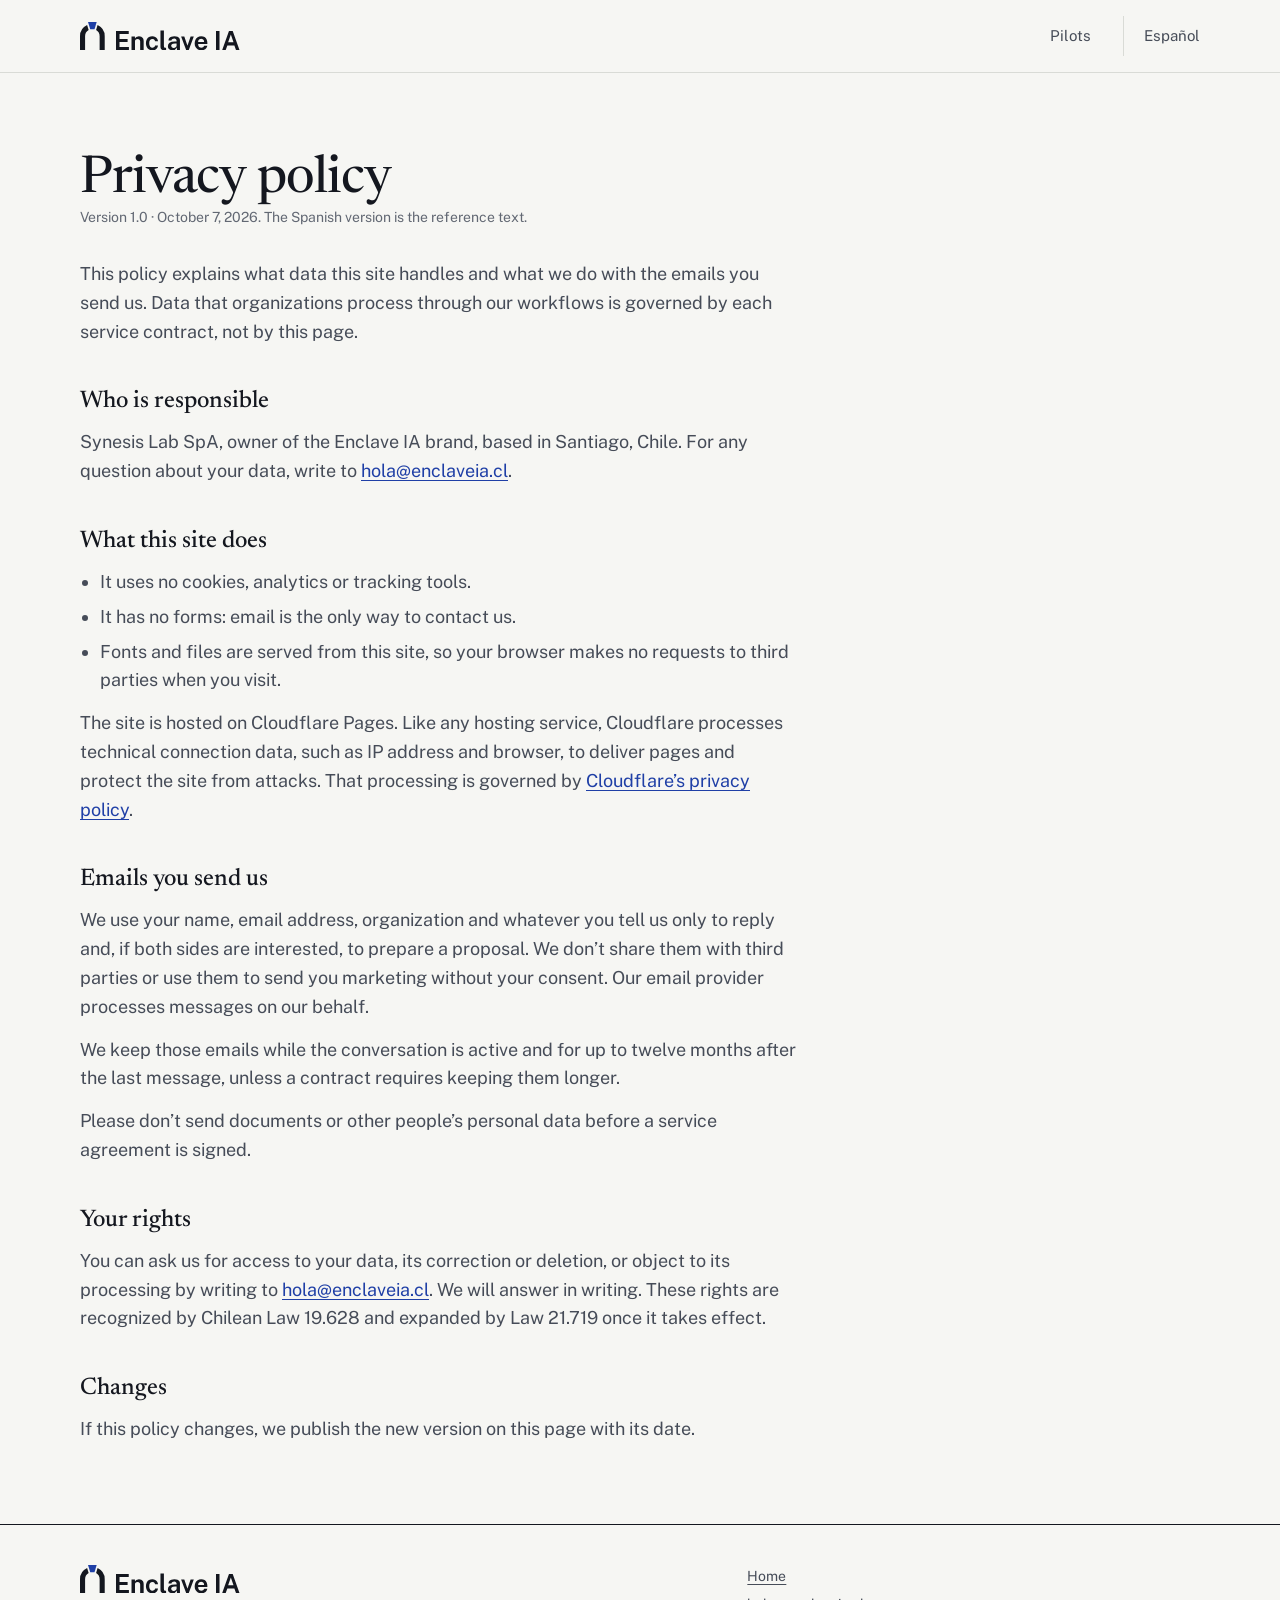
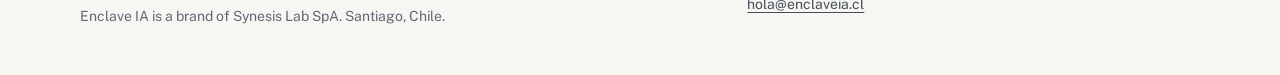
<file: sitio/en/privacy.html>
<!doctype html>
<html lang="en">
<head>
<meta charset="utf-8">
<meta name="viewport" content="width=device-width, initial-scale=1">
<title>Privacy policy · Enclave IA</title>
<meta name="robots" content="index, follow">
<link rel="icon" href="../favicon.svg" type="image/svg+xml">
<link rel="icon" href="../favicon-32.png" type="image/png" sizes="32x32">
<link rel="stylesheet" href="../assets/site.css">
</head>
<body>
<a class="skip" href="#content">Skip to content</a>
<header class="site-head">
  <div class="wrap">
    <a class="logo" href="../en/index.html" aria-label="Enclave IA, home"><svg class="logo-svg" viewBox="7.00 2.49 220.46 38.51" aria-hidden="true" focusable="false"><path fill="currentColor" d="M18.867 13.418L16.784 6.607A17.000 17.000 0 0 0 7.000 22.000L7.000 41.000L14.000 41.000L14.000 22.000A10.000 10.000 0 0 1 18.867 13.418Z"/><path fill="currentColor" d="M29.133 13.418L31.216 6.607A17.000 17.000 0 0 1 41.000 22.000L41.000 41.000L34.000 41.000L34.000 22.000A10.000 10.000 0 0 0 29.133 13.418Z"/><path class="key" d="M21.076 12.437L18.036 2.491L29.964 2.491L26.924 12.437Z"/><path fill="currentColor" d="M56.524399204702625 41.0V15.000000000000004H74.05608143153526L74.03416753112033 19.090032849239282H61.36737119640387V25.891770401106502H72.46367133471645V29.908195020746888H61.334500345781464V36.85995850622407L74.2746585408022 36.874005878284926V41.0ZM77.85027662517288 41.0V22.408022130013833H82.57440784923928V25.056513658367912Q83.00510027662517 24.35077368603043 83.72530904218533 23.70080178077455Q84.4455178077455 23.050829875518673 85.5218274550484 22.637275242047025Q86.5981371023513 22.22372060857538 88.06861600968188 22.22372060857538Q89.78211445366529 22.22372060857538 91.26551694329184 22.89518499308437Q92.7489194329184 23.56664937759336 93.6612962482711 25.007347856154908Q94.57367306362379 26.44804633471646 94.57367306362379 28.755748616874136V41.0H89.75261497233748V29.33646697786999Q89.75261497233748 27.667920124481327 88.79893888312586 26.84530601659751Q87.84526279391424 26.022691908713696 86.43603042876902 26.022691908713696Q85.49008039419087 26.022691908713696 84.6190028526971 26.350838520055326Q83.74792531120332 26.678985131396956 83.20415153872753 27.336823565006917Q82.66037776625173 27.994661998616877 82.66037776625173 28.985282676348547V41.0ZM106.571252593361 41.35961272475795Q104.00142634854771 41.35961272475795 101.99209024896265 40.22163511410788Q99.98275414937758 39.083657503457815 98.83536479944675 36.936516683955745Q97.6879754495159 34.78937586445367 97.6879754495159 31.779866874135546Q97.6879754495159 28.888917704011064 98.7772086791148 26.698791926002766Q99.8664419087137 24.508666147994468 101.86524247925311 23.27853777662517Q103.86404304979253 22.048409405255878 106.571252593361 22.048409405255878Q108.82417012448133 22.048409405255878 110.50479771784232 22.956010114107883Q112.18542531120332 23.863610822959892 113.17506267289073 25.433826071922546Q114.16470003457815 27.0040413208852 114.32708765560166 28.984439834024897H110.27863502766252Q110.1505229944675 28.18907762793914 109.70957598547717 27.443443118948824Q109.26862897648685 26.697808609958507 108.49827109266943 26.217809906639005Q107.727913208852 25.737811203319502 106.6041234439834 25.737811203319502Q104.63749135546334 25.737811203319502 103.41551045988935 27.21980895573997Q102.19352956431536 28.701806708160444 102.19352956431536 31.73603907330567Q102.19352956431536 34.574451071922546 103.36957555325034 36.23892418741356Q104.54562154218533 37.903397302904565 106.69177904564314 37.903397302904565Q107.80461186030428 37.903397302904565 108.56949126901797 37.390527748962654Q109.33437067773167 36.87765819502075 109.76983921161826 36.13202368603043Q110.20530774550484 35.38638917704011 110.32246282849239 34.67868257261411H114.27230290456431Q114.13182918395574 36.586315698478565 113.13123487206086 38.10174619640387Q112.13064056016597 39.61717669432918 110.45549144190872 40.48839470954357Q108.78034232365145 41.35961272475795 106.571252593361 41.35961272475795ZM123.33201504149376 41.297242392807746Q121.39993948824342 41.297242392807746 120.26154045643153 40.829605376901796Q119.12314142461963 40.36196836099585 118.56714643845089 39.5862724757953Q118.01115145228215 38.81057659059474 117.84426867219915 37.84453881396957Q117.67738589211616 36.8785010373444 117.67738589211616 35.88169951590595V14.280774550484097H122.39983143153526V35.31193810511756Q122.39983143153526 36.41971386583679 122.86437802558783 37.07628803596127Q123.32892461964038 37.732862206085755 124.49654218533885 37.85338865836791L125.39922631396956 37.897216459197786V40.89043049792531Q124.89633039419085 41.06096559474412 124.36098504495158 41.17910399377593Q123.8256396957123 41.297242392807746 123.33201504149376 41.297242392807746ZM134.13809647302904 41.35961272475795Q132.35885632780082 41.35961272475795 130.94260027662517 40.70093144882434Q129.5263442254495 40.04225017289073 128.7104728561549 38.79091026970954Q127.8946014868603 37.53957036652835 127.8946014868603 35.74909232365145Q127.8946014868603 32.68620331950208 130.14751901798064 31.108823910788384Q132.40043654910096 29.53144450207469 137.29538381742736 29.46823132780083L139.85060079529737 29.4120418395574V28.227567427385893Q139.85060079529737 26.843901279391424 139.04006742738588 26.082674187413556Q138.2295340594744 25.321447095435687 136.522497406639 25.343360995850624Q135.27649550484094 25.354317946058092 134.20271438450897 25.92731025242047Q133.12893326417702 26.50030255878285 132.74656379668048 27.87469744121715H128.70513485477179Q128.81301867219915 25.912841459197786 129.8456409923928 24.61851659751037Q130.87826331258643 23.32419173582296 132.65947008990315 22.68630057053942Q134.4406768672199 22.048409405255878 136.74781725449515 22.048409405255878Q139.49969744121714 22.048409405255878 141.20027230290455 22.75400890387275Q142.90084716459197 23.45960840248963 143.6841286307054 24.780763744813278Q144.4674100968188 26.10191908713693 144.4674100968188 27.950553250345784V41.0H140.43356673582295L140.0399593706777 37.72808609958506Q139.06535269709542 39.784621369294605 137.5827930497925 40.57211704702628Q136.1002334024896 41.35961272475795 134.13809647302904 41.35961272475795ZM135.73050656984785 38.14445020746888Q136.49384076763485 38.14445020746888 137.22584932572613 37.86982408367911Q137.9578578838174 37.59519795988935 138.54489756224064 37.11899204702628Q139.1319372406639 36.64278613416321 139.48579054287688 36.05054892807746Q139.83964384508988 35.458311721991706 139.85060079529737 34.81915629322268V31.97596818810512L137.7595089903181 32.00406293222683Q136.26093533886583 32.02513399031812 135.06423971300137 32.34780212655602Q133.8675440871369 32.67047026279391 133.16868732710924 33.374103129322265Q132.4698305670816 34.077735995850624 132.4698305670816 35.268672199170126Q132.4698305670816 36.620591286307054 133.4083354944675 37.38252074688796Q134.3468404218534 38.14445020746888 135.73050656984785 38.14445020746888ZM152.9983791493776 41.0 146.07218188105116 22.408022130013833H150.45327627939142L154.71609180497924 34.837698824343015H154.8987076417704L159.1230333679115 22.408022130013833H163.53868430152144L156.62260114107883 41.0ZM173.90648772475794 41.35961272475795Q171.18719744121714 41.35961272475795 169.1180195366528 40.20997579529737Q167.0488416320885 39.06033886583679 165.89288338520055 36.93862378976487Q164.73692513831259 34.816908713692946 164.73692513831259 31.909664591977872Q164.73692513831259 29.08698565006916 165.79047804287688 26.856965335408024Q166.8440309474412 24.626945020746888 168.83735304287688 23.337677213001385Q170.83067513831259 22.048409405255878 173.6468922890733 22.048409405255878Q176.439790802213 22.048409405255878 178.3416645055325 23.229793395574Q180.243538208852 24.411177385892117 181.21730204011064 26.525587828492394Q182.1910658713693 28.639998271092672 182.1910658713693 31.43317773167358V32.812629668049794H169.51949343015215Q169.50853647994467 34.31373184647303 170.00159923928078 35.44693335062241Q170.49466199861686 36.580134854771785 171.45564272130014 37.21282849239281Q172.4166234439834 37.84552213001383 173.79691822268327 37.84552213001383Q175.24154996542185 37.84552213001383 176.3182810338866 37.21198565006915Q177.3950121023513 36.57844917012448 177.78440525587828 35.204616182572614H182.15060943983403Q181.83482451590595 37.16703405947441 180.59163208852004 38.54550267980636Q179.34843966113417 39.92397130013831 177.58408973029046 40.641792012448136Q175.81973979944675 41.35961272475795 173.90648772475794 41.35961272475795ZM169.51162690179805 29.890214384508994H177.67455480636238Q177.67455480636238 28.6551694329184 177.22841026970954 27.64544432918396Q176.7822657330567 26.635719225449517 175.88688623789764 26.044324861687414Q174.99150674273858 25.452930497925312 173.63284491701245 25.452930497925312Q172.30255878284925 25.452930497925312 171.38259638658369 26.09700250691563Q170.46263399031812 26.74107451590595 169.98361860304288 27.761335148686033Q169.50460321576764 28.781595781466116 169.51162690179805 29.890214384508994ZM194.07626642461963 41.0V15.000000000000004H198.88636756569846V41.0ZM202.58195020746888 41.0 211.90743862378974 15.000000000000004H217.04793395573995L226.3663986860304 41.0H221.5548928077455L219.3300700207469 34.72925311203319H209.66997320193636L207.4232365145228 41.0ZM210.7861773858921 30.487508644536653H218.1481241355463L214.47810771092668 19.644904045643155Z"/></svg></a>
    <nav class="nav" aria-label="Sections"><a class="nav-cta" href="../en/index.html#pilots">Pilots</a></nav>
    <a class="lang" href="../privacidad.html" hreflang="es-CL" lang="es-CL">Español</a>
  </div>
</header>
<main id="content" class="doc">
  <div class="wrap">
    <h1 class="display">Privacy policy</h1>
    <p class="muted small">Version 1.0 · October 7, 2026. The Spanish version is the reference text.</p>
    <div class="body">
      <p>This policy explains what data this site handles and what we do with the emails you send us. Data that organizations process through our workflows is governed by each service contract, not by this page.</p>
      <h2>Who is responsible</h2>
      <p>Synesis Lab SpA, owner of the Enclave IA brand, based in Santiago, Chile. For any question about your data, write to <a href="mailto:hola@enclaveia.cl">hola@enclaveia.cl</a>.</p>
      <h2>What this site does</h2>
      <ul>
        <li>It uses no cookies, analytics or tracking tools.</li>
        <li>It has no forms: email is the only way to contact us.</li>
        <li>Fonts and files are served from this site, so your browser makes no requests to third parties when you visit.</li>
      </ul>
      <p>The site is hosted on Cloudflare Pages. Like any hosting service, Cloudflare processes technical connection data, such as IP address and browser, to deliver pages and protect the site from attacks. That processing is governed by <a href="https://www.cloudflare.com/privacypolicy/">Cloudflare’s privacy policy</a>.</p>
      <h2>Emails you send us</h2>
      <p>We use your name, email address, organization and whatever you tell us only to reply and, if both sides are interested, to prepare a proposal. We don’t share them with third parties or use them to send you marketing without your consent. Our email provider processes messages on our behalf.</p>
      <p>We keep those emails while the conversation is active and for up to twelve months after the last message, unless a contract requires keeping them longer.</p>
      <p>Please don’t send documents or other people’s personal data before a service agreement is signed.</p>
      <h2>Your rights</h2>
      <p>You can ask us for access to your data, its correction or deletion, or object to its processing by writing to <a href="mailto:hola@enclaveia.cl">hola@enclaveia.cl</a>. We will answer in writing. These rights are recognized by Chilean Law 19.628 and expanded by Law 21.719 once it takes effect.</p>
      <h2>Changes</h2>
      <p>If this policy changes, we publish the new version on this page with its date.</p>
    </div>
  </div>
</main>
<footer class="site-foot">
  <div class="wrap grid">
    <div class="foot-id">
      <svg class="foot-logo" viewBox="7.00 2.49 220.46 38.51" aria-hidden="true" focusable="false"><path fill="currentColor" d="M18.867 13.418L16.784 6.607A17.000 17.000 0 0 0 7.000 22.000L7.000 41.000L14.000 41.000L14.000 22.000A10.000 10.000 0 0 1 18.867 13.418Z"/><path fill="currentColor" d="M29.133 13.418L31.216 6.607A17.000 17.000 0 0 1 41.000 22.000L41.000 41.000L34.000 41.000L34.000 22.000A10.000 10.000 0 0 0 29.133 13.418Z"/><path class="key" d="M21.076 12.437L18.036 2.491L29.964 2.491L26.924 12.437Z"/><path fill="currentColor" d="M56.524399204702625 41.0V15.000000000000004H74.05608143153526L74.03416753112033 19.090032849239282H61.36737119640387V25.891770401106502H72.46367133471645V29.908195020746888H61.334500345781464V36.85995850622407L74.2746585408022 36.874005878284926V41.0ZM77.85027662517288 41.0V22.408022130013833H82.57440784923928V25.056513658367912Q83.00510027662517 24.35077368603043 83.72530904218533 23.70080178077455Q84.4455178077455 23.050829875518673 85.5218274550484 22.637275242047025Q86.5981371023513 22.22372060857538 88.06861600968188 22.22372060857538Q89.78211445366529 22.22372060857538 91.26551694329184 22.89518499308437Q92.7489194329184 23.56664937759336 93.6612962482711 25.007347856154908Q94.57367306362379 26.44804633471646 94.57367306362379 28.755748616874136V41.0H89.75261497233748V29.33646697786999Q89.75261497233748 27.667920124481327 88.79893888312586 26.84530601659751Q87.84526279391424 26.022691908713696 86.43603042876902 26.022691908713696Q85.49008039419087 26.022691908713696 84.6190028526971 26.350838520055326Q83.74792531120332 26.678985131396956 83.20415153872753 27.336823565006917Q82.66037776625173 27.994661998616877 82.66037776625173 28.985282676348547V41.0ZM106.571252593361 41.35961272475795Q104.00142634854771 41.35961272475795 101.99209024896265 40.22163511410788Q99.98275414937758 39.083657503457815 98.83536479944675 36.936516683955745Q97.6879754495159 34.78937586445367 97.6879754495159 31.779866874135546Q97.6879754495159 28.888917704011064 98.7772086791148 26.698791926002766Q99.8664419087137 24.508666147994468 101.86524247925311 23.27853777662517Q103.86404304979253 22.048409405255878 106.571252593361 22.048409405255878Q108.82417012448133 22.048409405255878 110.50479771784232 22.956010114107883Q112.18542531120332 23.863610822959892 113.17506267289073 25.433826071922546Q114.16470003457815 27.0040413208852 114.32708765560166 28.984439834024897H110.27863502766252Q110.1505229944675 28.18907762793914 109.70957598547717 27.443443118948824Q109.26862897648685 26.697808609958507 108.49827109266943 26.217809906639005Q107.727913208852 25.737811203319502 106.6041234439834 25.737811203319502Q104.63749135546334 25.737811203319502 103.41551045988935 27.21980895573997Q102.19352956431536 28.701806708160444 102.19352956431536 31.73603907330567Q102.19352956431536 34.574451071922546 103.36957555325034 36.23892418741356Q104.54562154218533 37.903397302904565 106.69177904564314 37.903397302904565Q107.80461186030428 37.903397302904565 108.56949126901797 37.390527748962654Q109.33437067773167 36.87765819502075 109.76983921161826 36.13202368603043Q110.20530774550484 35.38638917704011 110.32246282849239 34.67868257261411H114.27230290456431Q114.13182918395574 36.586315698478565 113.13123487206086 38.10174619640387Q112.13064056016597 39.61717669432918 110.45549144190872 40.48839470954357Q108.78034232365145 41.35961272475795 106.571252593361 41.35961272475795ZM123.33201504149376 41.297242392807746Q121.39993948824342 41.297242392807746 120.26154045643153 40.829605376901796Q119.12314142461963 40.36196836099585 118.56714643845089 39.5862724757953Q118.01115145228215 38.81057659059474 117.84426867219915 37.84453881396957Q117.67738589211616 36.8785010373444 117.67738589211616 35.88169951590595V14.280774550484097H122.39983143153526V35.31193810511756Q122.39983143153526 36.41971386583679 122.86437802558783 37.07628803596127Q123.32892461964038 37.732862206085755 124.49654218533885 37.85338865836791L125.39922631396956 37.897216459197786V40.89043049792531Q124.89633039419085 41.06096559474412 124.36098504495158 41.17910399377593Q123.8256396957123 41.297242392807746 123.33201504149376 41.297242392807746ZM134.13809647302904 41.35961272475795Q132.35885632780082 41.35961272475795 130.94260027662517 40.70093144882434Q129.5263442254495 40.04225017289073 128.7104728561549 38.79091026970954Q127.8946014868603 37.53957036652835 127.8946014868603 35.74909232365145Q127.8946014868603 32.68620331950208 130.14751901798064 31.108823910788384Q132.40043654910096 29.53144450207469 137.29538381742736 29.46823132780083L139.85060079529737 29.4120418395574V28.227567427385893Q139.85060079529737 26.843901279391424 139.04006742738588 26.082674187413556Q138.2295340594744 25.321447095435687 136.522497406639 25.343360995850624Q135.27649550484094 25.354317946058092 134.20271438450897 25.92731025242047Q133.12893326417702 26.50030255878285 132.74656379668048 27.87469744121715H128.70513485477179Q128.81301867219915 25.912841459197786 129.8456409923928 24.61851659751037Q130.87826331258643 23.32419173582296 132.65947008990315 22.68630057053942Q134.4406768672199 22.048409405255878 136.74781725449515 22.048409405255878Q139.49969744121714 22.048409405255878 141.20027230290455 22.75400890387275Q142.90084716459197 23.45960840248963 143.6841286307054 24.780763744813278Q144.4674100968188 26.10191908713693 144.4674100968188 27.950553250345784V41.0H140.43356673582295L140.0399593706777 37.72808609958506Q139.06535269709542 39.784621369294605 137.5827930497925 40.57211704702628Q136.1002334024896 41.35961272475795 134.13809647302904 41.35961272475795ZM135.73050656984785 38.14445020746888Q136.49384076763485 38.14445020746888 137.22584932572613 37.86982408367911Q137.9578578838174 37.59519795988935 138.54489756224064 37.11899204702628Q139.1319372406639 36.64278613416321 139.48579054287688 36.05054892807746Q139.83964384508988 35.458311721991706 139.85060079529737 34.81915629322268V31.97596818810512L137.7595089903181 32.00406293222683Q136.26093533886583 32.02513399031812 135.06423971300137 32.34780212655602Q133.8675440871369 32.67047026279391 133.16868732710924 33.374103129322265Q132.4698305670816 34.077735995850624 132.4698305670816 35.268672199170126Q132.4698305670816 36.620591286307054 133.4083354944675 37.38252074688796Q134.3468404218534 38.14445020746888 135.73050656984785 38.14445020746888ZM152.9983791493776 41.0 146.07218188105116 22.408022130013833H150.45327627939142L154.71609180497924 34.837698824343015H154.8987076417704L159.1230333679115 22.408022130013833H163.53868430152144L156.62260114107883 41.0ZM173.90648772475794 41.35961272475795Q171.18719744121714 41.35961272475795 169.1180195366528 40.20997579529737Q167.0488416320885 39.06033886583679 165.89288338520055 36.93862378976487Q164.73692513831259 34.816908713692946 164.73692513831259 31.909664591977872Q164.73692513831259 29.08698565006916 165.79047804287688 26.856965335408024Q166.8440309474412 24.626945020746888 168.83735304287688 23.337677213001385Q170.83067513831259 22.048409405255878 173.6468922890733 22.048409405255878Q176.439790802213 22.048409405255878 178.3416645055325 23.229793395574Q180.243538208852 24.411177385892117 181.21730204011064 26.525587828492394Q182.1910658713693 28.639998271092672 182.1910658713693 31.43317773167358V32.812629668049794H169.51949343015215Q169.50853647994467 34.31373184647303 170.00159923928078 35.44693335062241Q170.49466199861686 36.580134854771785 171.45564272130014 37.21282849239281Q172.4166234439834 37.84552213001383 173.79691822268327 37.84552213001383Q175.24154996542185 37.84552213001383 176.3182810338866 37.21198565006915Q177.3950121023513 36.57844917012448 177.78440525587828 35.204616182572614H182.15060943983403Q181.83482451590595 37.16703405947441 180.59163208852004 38.54550267980636Q179.34843966113417 39.92397130013831 177.58408973029046 40.641792012448136Q175.81973979944675 41.35961272475795 173.90648772475794 41.35961272475795ZM169.51162690179805 29.890214384508994H177.67455480636238Q177.67455480636238 28.6551694329184 177.22841026970954 27.64544432918396Q176.7822657330567 26.635719225449517 175.88688623789764 26.044324861687414Q174.99150674273858 25.452930497925312 173.63284491701245 25.452930497925312Q172.30255878284925 25.452930497925312 171.38259638658369 26.09700250691563Q170.46263399031812 26.74107451590595 169.98361860304288 27.761335148686033Q169.50460321576764 28.781595781466116 169.51162690179805 29.890214384508994ZM194.07626642461963 41.0V15.000000000000004H198.88636756569846V41.0ZM202.58195020746888 41.0 211.90743862378974 15.000000000000004H217.04793395573995L226.3663986860304 41.0H221.5548928077455L219.3300700207469 34.72925311203319H209.66997320193636L207.4232365145228 41.0ZM210.7861773858921 30.487508644536653H218.1481241355463L214.47810771092668 19.644904045643155Z"/></svg>
      <p>Enclave IA is a brand of Synesis Lab SpA. Santiago, Chile.</p>
    </div>
    <nav class="foot-links" aria-label="Footer links">
      <a href="../en/index.html">Home</a>
      <a href="mailto:hola@enclaveia.cl">hola@enclaveia.cl</a>
    </nav>
  </div>
</footer>
</body>
</html>
</file>
<file: sitio/assets/portada.css>
/* Enclave IA · hoja de estilos de la portada (es y en)
   Sistema: papel cálido, tinta casi negra, verde petróleo para lo interactivo y un
   verde lima que marca lo que importa (vacíos, aprobación, cifras). Titulares en
   Newsreader, texto en Public Sans, etiquetas y datos en IBM Plex Mono.
   La política de seguridad del sitio no admite estilos en línea: todo vive aquí. */

@font-face {
  font-family: "Newsreader";
  src: url("fonts/newsreader-wght.woff2") format("woff2");
  font-weight: 200 800;
  font-style: normal;
  font-display: swap;
}
@font-face {
  font-family: "Newsreader";
  src: url("fonts/newsreader-italic.woff2") format("woff2");
  font-weight: 200 800;
  font-style: italic;
  font-display: swap;
}
@font-face {
  font-family: "IBM Plex Mono";
  src: url("fonts/ibm-plex-mono-400.woff2") format("woff2");
  font-weight: 400;
  font-style: normal;
  font-display: swap;
}
@font-face {
  font-family: "IBM Plex Mono";
  src: url("fonts/ibm-plex-mono-500.woff2") format("woff2");
  font-weight: 500;
  font-style: normal;
  font-display: swap;
}
@font-face {
  font-family: "Public Sans";
  src: url("fonts/public-sans.woff2") format("woff2");
  font-weight: 100 900;
  font-style: normal;
  font-display: swap;
}

:root {
  --paper: #f6f6f3;
  --surface: #ffffff;
  --ink: #0f1217;
  --ink-2: #3b4047;
  --ink-3: #565c63;
  --rule-soft: #d4d4ce;
  --placeholder: #e2e2dc;

  --green: #1f5f5b;
  --green-light: #8cc2ba;
  --lime: #d4ed5c;
  --lime-wash: #eaf5c7;

  --on-dark-2: #c9ccc6;
  --rule-on-dark: #4a5058;

  --serif: "Newsreader", "Iowan Old Style", Georgia, serif;
  --sans: "Public Sans", system-ui, -apple-system, "Segoe UI", Roboto, sans-serif;
  --mono: "IBM Plex Mono", ui-monospace, "SF Mono", Menlo, Consolas, monospace;

  --wrap: 1440px;
  --gutter: 24px;
  --section: clamp(64px, 10vw, 140px);
  color-scheme: light;
}

*,
*::before,
*::after { box-sizing: border-box; }
html {
  -webkit-text-size-adjust: 100%;
  scroll-padding-top: 24px;
  background: var(--paper);
}
@media (prefers-reduced-motion: no-preference) {
  html { scroll-behavior: smooth; }
}
body {
  margin: 0;
  background: var(--paper);
  color: var(--ink);
  font-family: var(--sans);
  font-size: 17px;
  line-height: 1.55;
  -webkit-font-smoothing: antialiased;
}
h1, h2, h3, p, ol, ul, dl, dd, figure { margin: 0; }
ol, ul { padding: 0; list-style: none; }
img, svg { display: block; max-width: 100%; }
a { color: var(--ink); }
a:hover { color: var(--green); }
:focus-visible { outline: 2px solid var(--green); outline-offset: 3px; }
mark { background: var(--lime); color: var(--ink); padding: 1px 3px; }

.skip {
  position: absolute; left: 16px; top: -64px; z-index: 10;
  background: var(--ink); color: var(--paper); padding: 8px 14px; text-decoration: none;
}
.skip:focus { top: 16px; }

/* Retícula de 6 columnas */
.wrap { max-width: var(--wrap); margin-inline: auto; padding-inline: var(--gutter); }
.grid { display: grid; column-gap: var(--gutter); }
.grid-6 { grid-template-columns: repeat(6, minmax(0, 1fr)); }
.grid-5 { grid-template-columns: repeat(5, minmax(0, 1fr)); gap: var(--gutter); }
.grid-4 { grid-template-columns: repeat(4, minmax(0, 1fr)); gap: var(--gutter); }
.grid-3 { grid-template-columns: repeat(3, minmax(0, 1fr)); gap: var(--gutter); }
.col-full { grid-column: 1 / -1; }
.col-1-3 { grid-column: 1 / span 3; }
.col-4-3 { grid-column: 4 / span 3; }
.col-1-4 { grid-column: 1 / span 4; }
.col-5-2 { grid-column: 5 / span 2; }
.col-3-4 { grid-column: 3 / span 4; }
.span-2 { grid-column: span 2; }

/* Piezas comunes */
.kicker {
  margin: 0; display: flex; align-items: baseline; gap: 14px;
  font-family: var(--mono); font-size: 13px; letter-spacing: 0.06em; text-transform: uppercase;
}
.kicker b { font-weight: 500; color: var(--green); }
.h2 {
  font-family: var(--serif); font-weight: 300; font-size: clamp(32px, 3.6vw, 54px);
  line-height: 1.05; letter-spacing: -0.015em; text-wrap: balance;
}
.lede { font-size: 19px; line-height: 1.5; color: var(--ink-2); max-width: 64ch; text-wrap: pretty; }
.head { border-top: 1px solid var(--ink); padding-top: 18px; row-gap: 20px; }
.head-body { grid-column: 3 / span 4; display: flex; flex-direction: column; gap: 16px; }
.mk {
  background: var(--lime); color: var(--ink); padding: 1px 4px;
  -webkit-box-decoration-break: clone; box-decoration-break: clone;
}
.mk-line {
  background: linear-gradient(transparent 60%, var(--lime) 60%, var(--lime) 94%, transparent 94%);
  -webkit-box-decoration-break: clone; box-decoration-break: clone;
}
.mk-dark { color: var(--lime); }
.sec { padding-bottom: var(--section); }
.mono-link {
  font-family: var(--mono); font-size: 13px; letter-spacing: 0.06em; text-transform: uppercase;
}

/* Botones */
.btn, .btn-signal, .btn-quiet {
  appearance: none; border-radius: 0; cursor: pointer; display: inline-flex; align-items: center;
  font-family: var(--mono); letter-spacing: 0.06em; text-transform: uppercase; text-decoration: none;
}
.btn { min-height: 48px; padding: 0 22px; border: 0; background: var(--ink); color: var(--paper); font-size: 13px; }
.btn:hover { background: var(--green); color: var(--paper); }
.btn-signal {
  min-height: 52px; padding: 0 26px; background: var(--lime); color: var(--ink);
  border: 1px solid var(--ink); font-size: 13px;
}
.btn-signal:hover { background: var(--ink); color: var(--lime); }
.btn-quiet {
  min-height: 44px; padding: 0 18px; background: transparent; color: var(--ink);
  border: 1px solid var(--ink); font-size: 12px;
}
.btn-quiet:hover { border-color: var(--green); color: var(--green); }

/* Marcador de posición para fotografías pendientes */
.ph {
  position: relative; background: var(--placeholder); overflow: hidden; padding: 18px 20px;
  display: flex; flex-direction: column; justify-content: flex-end; gap: 6px;
}
.ph::before, .ph::after { content: ""; position: absolute; width: 16px; height: 16px; border: 1px solid var(--ink); }
.ph::before { left: 12px; top: 12px; border-right: 0; border-bottom: 0; }
.ph::after { right: 12px; bottom: 12px; border-left: 0; border-top: 0; }
.ph-t { font-family: var(--mono); font-size: 11px; letter-spacing: 0.06em; text-transform: uppercase; color: var(--ink-3); }
.ph-b { font-size: 14px; line-height: 1.45; color: var(--ink-2); max-width: 44ch; }

/* Letra de anotación */
.dot {
  width: 26px; height: 26px; border-radius: 50%; border: 1px solid var(--green); color: var(--green);
  display: flex; align-items: center; justify-content: center; flex: none;
  font-family: var(--mono); font-size: 13px; line-height: 1;
}
.dot-inline { display: inline-flex; width: 22px; height: 22px; font-size: 12px; vertical-align: 1px; }

/* Encabezado */
.site-head .top { display: flex; justify-content: flex-end; padding-top: 14px; padding-bottom: 10px; }
.site-head .top a { font-size: 12px; }
.nav { row-gap: 0; }
.nav a {
  display: flex; align-items: center; gap: 10px; min-height: 56px; border-bottom: 1px solid var(--ink);
  font-family: var(--mono); font-size: 13px; letter-spacing: 0.06em; text-transform: uppercase; text-decoration: none;
}
.nav .brand { font-family: var(--serif); font-size: 22px; letter-spacing: 0; text-transform: none; }
.nav .signal { background: var(--lime); padding: 0 14px; }
.nav .signal::before { content: ""; width: 10px; height: 10px; border-radius: 50%; background: currentColor; }
.nav .signal:hover { background: var(--ink); color: var(--lime); }

/* Portada */
.hero { padding-top: 72px; padding-bottom: 120px; }
.hero h1 {
  font-family: var(--serif); font-weight: 300; font-size: clamp(46px, 7vw, 108px);
  line-height: 0.96; letter-spacing: -0.025em;
}
.hero h1 span.line { display: block; }
.hero-body { margin-top: 80px; row-gap: 48px; align-items: start; }
.hero-text { display: flex; flex-direction: column; gap: 32px; max-width: 640px; }
.hero-text p { font-size: 22px; line-height: 1.45; font-weight: 500; }
.hero-actions { display: flex; flex-wrap: wrap; gap: 20px; align-items: center; }
.hero .ph { aspect-ratio: 16 / 9; }
.facts { margin-top: 64px; row-gap: 12px; }
.facts li {
  border-top: 1px solid var(--ink); padding-top: 14px;
  font-family: var(--mono); font-size: 13px; letter-spacing: 0.06em; text-transform: uppercase;
}

/* 01 · Ejemplo anotado */
.example-body { margin-top: 56px; row-gap: 48px; align-items: start; }
.sheet { background: var(--surface); border: 1px solid var(--ink); }
.sheet-head {
  display: flex; flex-wrap: wrap; justify-content: space-between; gap: 8px; padding: 14px 24px;
  border-bottom: 1px solid var(--ink);
  font-family: var(--mono); font-size: 12px; letter-spacing: 0.05em; text-transform: uppercase;
}
.sheet-body { padding: 32px 32px 32px 72px; display: flex; flex-direction: column; gap: 26px; }
.marked { position: relative; }
.marked > .dot:not(.dot-inline) { position: absolute; left: -52px; top: 2px; }
.question { font-family: var(--serif); font-style: italic; font-size: 26px; line-height: 1.25; }
.answer sup { font-family: var(--mono); }
.answer sup a { color: var(--green); text-decoration: none; }
.cites {
  padding: 14px 0 0; border-top: 1px solid var(--rule-soft);
  font-family: var(--mono); font-size: 13px; display: flex; flex-direction: column; gap: 6px;
}
.cites .n { color: var(--green); margin-right: 8px; }
.cites .loc { color: var(--ink-3); }
.redacted { font-size: 15px; }
.token {
  font-family: var(--mono); font-size: 12px; border: 1px solid var(--ink); padding: 2px 6px; white-space: nowrap;
}
.redacted .token:first-of-type { margin-left: 6px; }
.approval { border-top: 1px solid var(--ink); padding-top: 22px; display: flex; flex-direction: column; gap: 14px; }
.approval.marked > .dot:not(.dot-inline) { top: 22px; }
.approver {
  font-family: var(--mono); font-size: 12px; letter-spacing: 0.05em; text-transform: uppercase;
  padding: 3px 8px; display: inline-block;
}
.approval-actions { display: flex; flex-wrap: wrap; gap: 12px; }
.approval-done { display: flex; flex-wrap: wrap; gap: 16px; align-items: center; }
.approval-done[hidden], .approval-actions[hidden] { display: none; }
.status { font-family: var(--mono); font-size: 13px; letter-spacing: 0.05em; text-transform: uppercase; color: var(--green); }
.log { position: relative; background: var(--ink); color: var(--paper); padding: 24px 32px 28px 72px; }
.log > .dot { position: absolute; left: 20px; top: 22px; border-color: var(--green-light); color: var(--green-light); }
.log h3 {
  margin-bottom: 12px; font-family: var(--mono); font-weight: 500; font-size: 12px;
  letter-spacing: 0.08em; text-transform: uppercase; color: var(--green-light);
}
.log ol { font-family: var(--mono); font-size: 13px; display: flex; flex-direction: column; gap: 6px; }
.log li { display: flex; gap: 18px; }
.log time { color: var(--green-light); flex: none; }
.fine { margin-top: 14px; font-family: var(--mono); font-size: 12px; color: var(--ink-3); }
.notes { border-bottom: 1px solid var(--ink); }
.notes li { display: grid; grid-template-columns: 26px minmax(0, 1fr); column-gap: 16px; border-top: 1px solid var(--ink); padding: 16px 0 18px; }
.notes strong { display: block; font-weight: 600; margin-bottom: 6px; }
.notes span.d { display: block; font-size: 15px; line-height: 1.5; color: var(--ink-2); }

/* 02 · Contexto */
.three { margin-top: 72px; }
.three > div { display: flex; flex-direction: column; gap: 18px; }
.three dt { display: flex; flex-direction: column; gap: 18px; font-weight: 600; font-size: 21px; line-height: 1.3; }
.three dt .q { padding-bottom: 22px; border-bottom: 1px solid var(--ink); }
.three dd { color: var(--ink-2); }
.lede sup { font-family: var(--mono); }
.lede sup a { color: var(--green); }
.footnotes {
  margin-top: 64px; padding-top: 14px; border-top: 1px solid var(--rule-soft);
  font-family: var(--mono); font-size: 12px; line-height: 1.6; color: var(--ink-3);
  display: flex; flex-direction: column; gap: 6px;
}
.footnotes li > span:first-child { margin-right: 8px; }

/* Acordeones (details exclusivos) */
.acc-list { border-bottom: 1px solid var(--ink); }
.acc-list > li, .acc-list > div { border-top: 1px solid var(--ink); }
.acc {
  --acc-num: 64px;
  display: grid; grid-template-columns: var(--acc-num) minmax(0, 1fr) 44px; align-items: baseline; gap: 16px;
  padding: 22px 0 20px; cursor: pointer; list-style: none;
}
.acc::-webkit-details-marker { display: none; }
.acc:hover .acc-title { color: var(--green); }
.acc:focus-visible { outline: 2px solid var(--green); outline-offset: 3px; }
.acc-no { font-family: var(--mono); font-size: 14px; color: var(--green); }
.acc-sign { justify-self: end; font-family: var(--mono); font-size: 22px; }
.acc-sign::before { content: "+"; }
details[open] > .acc .acc-sign::before { content: "\2212"; }
.acc-lg .acc-title { font-family: var(--serif); font-weight: 300; font-size: 34px; line-height: 1.1; }
.acc-md { padding: 18px 0 16px; }
.acc-md .acc-title { font-weight: 600; font-size: 20px; line-height: 1.3; }
.acc-md .acc-sign { font-size: 20px; }
.acc-q { --acc-num: 0px; grid-template-columns: minmax(0, 1fr) 44px; padding: 18px 0 16px; }
.acc-q .acc-title { font-family: var(--serif); font-size: 26px; line-height: 1.2; }
.acc-q .acc-sign { font-size: 20px; }
.acc-body { color: var(--ink-2); max-width: 700px; }
.acc-lg + .acc-body { padding: 0 0 32px 80px; max-width: 640px; }
.acc-md + .acc-body { padding: 0 60px 24px 80px; }
.acc-q + .acc-body { padding: 0 60px 24px 0; }

/* 03 · Cómo trabajamos */
.how-body { margin-top: 56px; row-gap: 48px; align-items: start; }
.how-note { margin-top: 28px; color: var(--ink-2); }
.how-photo { margin-top: 40px; aspect-ratio: 2 / 1; }
.fig {
  border-top: 1px solid var(--ink); padding-top: 16px; display: flex; flex-direction: column; gap: 24px;
}
.fig-caption { font-size: 15px; line-height: 1.5; color: var(--ink-2); }
.fig svg { overflow: visible; }
.fig-svg svg { width: 440px; max-width: 100%; height: auto; margin: 0 auto; }
.fig-note { font-size: 15px; color: var(--ink-2); }
/* Diagramas (SVG) */
.diagram text {
  font-family: var(--mono); font-size: 12px; letter-spacing: 0.05em; text-transform: uppercase;
  text-anchor: middle; dominant-baseline: central; fill: var(--ink);
}
.diagram .lbl { font-size: 13px; letter-spacing: 0; text-transform: none; }
.diagram .lines path { fill: none; stroke: var(--ink); stroke-width: 1.5; stroke-linecap: round; stroke-linejoin: round; }
.diagram marker path { fill: var(--ink); stroke: none; }
.diagram .node rect { fill: var(--paper); stroke: var(--ink); stroke-width: 1; }
.diagram .node polygon { fill: var(--lime); }
.diagram .node.dashed rect { stroke-dasharray: 4 3; }
.diagram .node.on rect { fill: var(--green); stroke: var(--green); }
.diagram .node.on polygon { fill: var(--green); }
.diagram .node.on text { fill: var(--paper); }

/* 04 · Flujos */
.table-wrap { margin-top: 56px; overflow-x: auto; }
.tbl { width: 100%; border-collapse: collapse; min-width: 820px; }
.tbl th, .tbl td { text-align: left; vertical-align: top; padding: 20px 24px 22px 0; border-top: 1px solid var(--ink); }
.tbl thead th {
  font-family: var(--mono); font-weight: 400; font-size: 12px; letter-spacing: 0.06em;
  text-transform: uppercase; color: var(--ink-3);
}
.tbl thead th:first-child { width: 22%; }
.tbl thead th.who { width: 22%; background: var(--lime); color: var(--ink); padding-left: 20px; }
.tbl tbody th { font-family: var(--serif); font-weight: 400; font-size: 24px; line-height: 1.15; }
.tbl td.who { background: var(--lime-wash); color: var(--ink); font-weight: 500; padding-left: 20px; }
.tbl tbody tr:last-child th, .tbl tbody tr:last-child td { border-bottom: 1px solid var(--ink); }

/* 05–08 · Listas */
.list-body { margin-top: 56px; }
.limits li {
  display: grid; grid-template-columns: minmax(0, 2fr) minmax(0, 3fr); gap: 8px 24px;
  padding: 20px 0; border-top: 1px solid var(--ink);
}
.limits { border-bottom: 1px solid var(--ink); }
.limits h3 { font-size: 18px; font-weight: 600; }
.limits p { color: var(--ink-2); }
.services-photo { margin-top: 56px; aspect-ratio: 16 / 5; }
.services { margin-top: 56px; }
.services > div { display: flex; flex-direction: column; gap: 16px; }
.services dt { font-weight: 600; font-size: 20px; padding-bottom: 18px; border-bottom: 1px solid var(--ink); }
.services dd { font-size: 16px; color: var(--ink-2); }

/* 09 · Equipo */
.team { margin-top: 72px; row-gap: 48px; }
.team li { display: flex; flex-direction: column; gap: 12px; }
.team .ph { aspect-ratio: 4 / 5; }
.team .name { margin-top: 6px; font-family: var(--serif); font-size: 22px; line-height: 1.15; }
.team .role { font-family: var(--mono); font-size: 12px; letter-spacing: 0.05em; text-transform: uppercase; color: var(--green); }
.team .bio { font-size: 14px; line-height: 1.55; color: var(--ink-2); }

/* 10 · Pilotos (franja oscura) */
.dark { background: var(--ink); color: var(--paper); padding: 120px 0; }
.dark a { color: var(--paper); }
.dark a:hover { color: var(--lime); }
.dark :focus-visible { outline-color: var(--lime); }
.dark .head { border-top-color: var(--paper); }
.dark .kicker b { color: var(--green-light); }
.dark .lede { color: var(--on-dark-2); }
.dark .h2-xl { font-size: clamp(40px, 5.2vw, 80px); line-height: 1; letter-spacing: -0.02em; }
.dark .btn-quiet { border-color: var(--paper); color: var(--paper); }
.dark .btn-quiet:hover { border-color: var(--lime); color: var(--lime); }
.terms { margin-top: 72px; }
.terms > div { display: flex; flex-direction: column; gap: 14px; }
.terms dt {
  font-family: var(--mono); font-size: 12px; letter-spacing: 0.06em; text-transform: uppercase;
  color: var(--green-light); padding-bottom: 14px; border-bottom: 1px solid var(--rule-on-dark);
}
.terms dd { font-size: 16px; }
.start { margin-top: 96px; }
.start .kicker { color: var(--green-light); }
.flow-wide svg { width: 1200px; max-width: 100%; height: auto; margin: -24px auto 0; }
.flow-tall { display: none; margin-top: 32px; }
.flow-tall svg { width: 440px; max-width: 100%; height: auto; margin: 0 auto; }
.flow-tall p { margin-top: 24px; font-size: 15px; color: var(--on-dark-2); }
.dark .diagram text { fill: var(--paper); }
.dark .diagram .lines path { stroke: var(--paper); }
.dark .diagram marker path { fill: var(--paper); }
.dark .diagram .node rect { fill: none; stroke: var(--paper); }
.dark .diagram .node polygon { fill: var(--lime); }
.dark .diagram .node polygon + text { fill: var(--ink); }
.contact { margin-top: 96px; row-gap: 20px; }
.contact-body { display: flex; flex-direction: column; gap: 20px; }
.mail {
  align-self: flex-start; font-family: var(--serif); font-weight: 300; font-size: clamp(36px, 5.6vw, 88px);
  line-height: 1; letter-spacing: -0.02em; text-decoration: none; border-bottom: 3px solid var(--lime);
  padding-bottom: 12px; overflow-wrap: anywhere;
}
.contact-row { display: flex; flex-wrap: wrap; gap: 16px; align-items: center; }
.copied { font-family: var(--mono); font-size: 12px; letter-spacing: 0.06em; text-transform: uppercase; color: var(--lime); }
.contact .note { max-width: 620px; font-size: 15px; color: var(--on-dark-2); }

/* Pie */
.site-foot { padding-top: 40px; padding-bottom: 48px; }
.site-foot .grid { row-gap: 20px; font-family: var(--mono); font-size: 12px; letter-spacing: 0.04em; color: var(--ink-3); }
.foot-brand { font-family: var(--serif); font-size: 22px; letter-spacing: 0; color: var(--ink); }
.foot-col { display: flex; flex-direction: column; gap: 6px; }

/* Tablet y móvil */
@media (max-width: 999px) {
  .flow-wide { display: none; }
  .flow-tall { display: block; }
}
@media (max-width: 900px) {
  .grid-6, .grid-5, .grid-4, .grid-3 { grid-template-columns: minmax(0, 1fr); }
  .col-1-3, .col-4-3, .col-1-4, .col-5-2, .col-3-4, .span-2, .head-body { grid-column: 1 / -1; }
  .nav.grid-6 { grid-template-columns: repeat(2, minmax(0, 1fr)); }
  .acc { --acc-num: 44px; grid-template-columns: var(--acc-num) minmax(0, 1fr) 32px; }
  .acc-q { --acc-num: 0px; grid-template-columns: minmax(0, 1fr) 32px; }
  .acc-lg .acc-title { font-size: 28px; }
  .acc-q .acc-title { font-size: 22px; }
  .acc-lg + .acc-body { padding-left: 60px; }
  .acc-md + .acc-body { padding: 0 0 24px 60px; }
  .acc-q + .acc-body { padding-right: 0; }
  .limits li { grid-template-columns: minmax(0, 1fr); }
  .hero { padding-bottom: 80px; }
  .hero-body { margin-top: 56px; }
  .hero-text p { font-size: 20px; }
  .sheet-body { padding: 24px 20px 24px 56px; }
  .marked > .dot:not(.dot-inline) { left: -40px; }
  .log { padding-left: 56px; padding-right: 20px; }
  .log > .dot { left: 14px; }
  .question { font-size: 22px; }
  .dark { padding: 80px 0; }
  .start { margin-top: 64px; }
  .contact { margin-top: 64px; }
  .three, .terms, .team { margin-top: 48px; }
  .footnotes { margin-top: 48px; }
}
@media (max-width: 760px) {
  .table-wrap { overflow-x: visible; }
  .tbl { min-width: 0; }
  .tbl thead { position: absolute; width: 1px; height: 1px; overflow: hidden; clip: rect(0 0 0 0); }
  .tbl tbody tr { display: block; padding-block: 20px; border-top: 1px solid var(--ink); }
  .tbl tbody tr:last-child { border-bottom: 1px solid var(--ink); }
  .tbl tbody th, .tbl tbody td { display: block; border: 0; padding: 4px 0; }
  .tbl tbody tr:last-child th, .tbl tbody tr:last-child td { border-bottom: 0; }
  .tbl tbody th { margin-bottom: 8px; }
  .tbl tbody td::before {
    content: attr(data-label); display: block; font-family: var(--mono); font-size: 12px;
    letter-spacing: 0.06em; text-transform: uppercase; color: var(--ink-3);
  }
  .tbl td.who { padding: 8px 12px; margin-top: 8px; }
}

@media print {
  .site-head, .approval-actions, .approval-done, .contact-row { display: none; }
  .dark { background: none; color: #000; }
  .dark a, .dark .lede, .dark .kicker, .contact .note { color: #000; }
  .sec { break-inside: avoid; }
}
.redacted.marked > .dot:not(.dot-inline) { top: 0; }
</file>
<file: sitio/assets/site.css>
/* Enclave IA · hoja de estilos del sitio
   Sistema: papel neutro, tinta casi negra y un solo acento (azul tinta), usado para
   la dovela del logo, los enlaces y la acción principal. Titulares en Newsreader,
   texto en Public Sans. Retícula de 12 columnas, espaciado en múltiplos de 8 px. */

@font-face {
  font-family: "Newsreader";
  src: url("fonts/newsreader.woff2") format("woff2");
  font-weight: 400 600;
  font-style: normal;
  font-display: swap;
}
@font-face {
  font-family: "Public Sans";
  src: url("fonts/public-sans.woff2") format("woff2");
  font-weight: 100 900;
  font-style: normal;
  font-display: swap;
}

:root {
  --paper: #f6f6f3;
  --surface: #ffffff;
  --ink: #14171f;
  --ink-2: #464c58;
  --ink-3: #626873;
  --rule: #d9dbd6;
  --accent: #1f3fa6;
  --accent-hover: #17318a;
  --on-accent: #ffffff;
  --accent-wash: #e9edf8;
  --flag: #7a4a00;
  --flag-wash: #f6ead0;
  --serif: "Newsreader", "Iowan Old Style", Georgia, serif;
  --sans: "Public Sans", system-ui, -apple-system, "Segoe UI", Roboto, sans-serif;
  --wrap: 75rem;
  --gutter: clamp(1rem, 4vw, 2.5rem);
  --section: clamp(3.5rem, 7vw, 6rem);
  color-scheme: light;
}
@media (prefers-color-scheme: dark) {
  :root:not([data-theme="light"]) {
    --paper: #0f1217;
    --surface: #161a21;
    --ink: #e7e9ed;
    --ink-2: #b2b7c1;
    --ink-3: #9198a4;
    --rule: #2a303a;
    --accent: #9fb3ff;
    --accent-hover: #c2cfff;
    --on-accent: #0f1217;
    --accent-wash: #1c2440;
    --flag: #f0c776;
    --flag-wash: #3a2e14;
    color-scheme: dark;
  }
}
:root[data-theme="dark"] {
  --paper: #0f1217;
  --surface: #161a21;
  --ink: #e7e9ed;
  --ink-2: #b2b7c1;
  --ink-3: #9198a4;
  --rule: #2a303a;
  --accent: #9fb3ff;
  --accent-hover: #c2cfff;
  --on-accent: #0f1217;
  --accent-wash: #1c2440;
  --flag: #f0c776;
  --flag-wash: #3a2e14;
  color-scheme: dark;
}

*,
*::before,
*::after { box-sizing: border-box; }
html {
  -webkit-text-size-adjust: 100%;
  scroll-padding-top: 1.5rem;
}
@media (prefers-reduced-motion: no-preference) {
  html { scroll-behavior: smooth; }
}
body {
  margin: 0;
  background: var(--paper);
  color: var(--ink);
  font-family: var(--sans);
  font-size: 1.0625rem;
  line-height: 1.6;
  -webkit-font-smoothing: antialiased;
  text-rendering: optimizeLegibility;
}
@media (min-width: 60rem) {
  body { font-size: 1.125rem; }
}
h1, h2, h3, p, ol, ul, dl, dd, figure, blockquote { margin: 0; }
ol, ul { padding: 0; list-style: none; }
img, svg { display: block; max-width: 100%; }
a { color: var(--accent); text-underline-offset: 0.18em; text-decoration-thickness: 1px; }
a:hover { color: var(--accent-hover); text-decoration-thickness: 2px; }
:focus-visible { outline: 2px solid var(--accent); outline-offset: 3px; border-radius: 2px; }
strong { font-weight: 650; }
abbr { text-decoration: none; }

.skip {
  position: absolute; left: 1rem; top: -4rem; z-index: 10;
  background: var(--ink); color: var(--paper); padding: 0.5rem 0.875rem; text-decoration: none;
}
.skip:focus { top: 1rem; }

.wrap { max-width: var(--wrap); margin-inline: auto; padding-inline: var(--gutter); }
.grid { display: grid; grid-template-columns: repeat(12, minmax(0, 1fr)); column-gap: 1.5rem; }
.grid > * { grid-column: 1 / -1; }

/* Encabezado */
.site-head { border-bottom: 1px solid var(--rule); }
.site-head .wrap { display: flex; align-items: center; gap: 2rem; min-height: 4.5rem; }
.logo { display: block; color: var(--ink); line-height: 0; }
.logo svg { height: 1.75rem; width: auto; }
.logo .key { fill: var(--accent); }
.nav { display: flex; gap: 1.5rem; margin-left: auto; font-size: 0.9375rem; }
.nav a { color: var(--ink-2); text-decoration: none; padding-block: 0.5rem; }
.nav a:hover { color: var(--ink); text-decoration: underline; }
.lang { font-size: 0.9375rem; color: var(--ink-2); text-decoration: none; border-left: 1px solid var(--rule); padding: 0.5rem 0 0.5rem 1.25rem; }
.lang:hover { color: var(--ink); }
@media (max-width: 56rem) {
  .nav a:not(.nav-cta) { display: none; }
  .lang { border-left: 0; padding-left: 0; }
  .site-head .wrap { gap: 1.25rem; }
}

/* Tipografía de sección */
.display {
  font-family: var(--serif);
  font-weight: 450;
  font-optical-sizing: auto;
  letter-spacing: -0.018em;
  line-height: 1.04;
  text-wrap: balance;
}
h1.display { font-size: clamp(2.5rem, 1.35rem + 4.6vw, 4.75rem); }
h2.display { font-size: clamp(1.875rem, 1.3rem + 2.2vw, 2.875rem); line-height: 1.08; }
h3 { font-size: 1.0625rem; font-weight: 650; line-height: 1.35; }
.lede { font-size: clamp(1.1875rem, 1.05rem + 0.5vw, 1.375rem); line-height: 1.5; color: var(--ink-2); max-width: 36em; text-wrap: pretty; }
.prose { max-width: 38em; color: var(--ink-2); }
.prose p + p { margin-top: 1em; }
.muted { color: var(--ink-3); }
.small { font-size: 0.875rem; line-height: 1.5; }

section { padding-block: var(--section); border-top: 1px solid var(--rule); }
.section-head { margin-bottom: clamp(2rem, 4vw, 3.5rem); }
.section-head .display { grid-column: 1 / span 8; }
.section-head .prose { grid-column: 1 / span 7; margin-top: 1.25rem; }
@media (max-width: 56rem) {
  .section-head .display, .section-head .prose { grid-column: 1 / -1; }
}

/* Portada */
.hero { padding-block: clamp(3.5rem, 9vw, 7rem) clamp(3rem, 7vw, 5.5rem); border-top: 0; }
.hero h1 { grid-column: 1 / span 10; }
.hero .lede { grid-column: 1 / span 7; margin-top: clamp(1.5rem, 3vw, 2.25rem); }
.actions { grid-column: 1 / -1; display: flex; flex-wrap: wrap; align-items: center; gap: 0.75rem 1.75rem; margin-top: 2.25rem; }
.button {
  display: inline-flex; align-items: center; min-height: 3rem; padding: 0.75rem 1.375rem;
  background: var(--accent); color: var(--on-accent); font-weight: 600; font-size: 1rem;
  text-decoration: none; border-radius: 3px; border: 0; cursor: pointer; font-family: var(--sans);
}
.button:hover { background: var(--accent-hover); color: var(--on-accent); text-decoration: none; }
.text-link { font-weight: 600; font-size: 1rem; }
.facts {
  grid-column: 1 / -1; display: flex; flex-wrap: wrap; gap: 0.5rem 0; margin-top: clamp(3rem, 6vw, 4.5rem);
  padding-top: 1.25rem; border-top: 1px solid var(--rule); font-size: 0.9375rem; color: var(--ink-3);
}
.facts li { padding-right: 1.25rem; margin-right: 1.25rem; border-right: 1px solid var(--rule); }
.facts li:last-child { border-right: 0; }
@media (max-width: 56rem) {
  .hero h1, .hero .lede { grid-column: 1 / -1; }
  .facts { display: grid; gap: 0.25rem; }
  .facts li { border-right: 0; padding: 0; margin: 0; }
}

/* Ejemplo anotado */
.specimen { grid-column: 1 / span 8; position: relative; }
.notes { grid-column: 10 / span 3; align-self: start; display: grid; gap: 1.5rem; font-size: 0.9375rem; line-height: 1.5; color: var(--ink-2); counter-reset: none; }
.notes li { display: grid; grid-template-columns: 1.5rem minmax(0, 1fr); }
.notes b { font-family: var(--serif); font-weight: 600; font-size: 1.0625rem; color: var(--accent); line-height: 1.35; }
@media (max-width: 60rem) {
  .specimen, .notes { grid-column: 1 / -1; }
  .notes { margin-top: 2rem; grid-template-columns: repeat(auto-fit, minmax(15rem, 1fr)); }
}
.sheet { background: var(--surface); border: 1px solid var(--rule); }
.sheet-head {
  display: flex; flex-wrap: wrap; justify-content: space-between; gap: 0.25rem 1rem;
  padding: 0.875rem clamp(1.25rem, 3vw, 2rem); border-bottom: 1px solid var(--rule); font-size: 0.8125rem; color: var(--ink-3);
}
.sheet-body { padding: clamp(1.25rem, 3vw, 2rem); display: grid; gap: 1.5rem; }
.marked { position: relative; }
.mark {
  font-family: var(--serif); font-weight: 600; color: var(--accent); font-size: 1rem; line-height: 1;
  position: absolute; left: calc(-1 * clamp(1.25rem, 3vw, 2rem) + 0.375rem); top: 0.3rem;
}
.question { font-weight: 650; font-size: 1.0625rem; line-height: 1.45; }
.answer { font-family: var(--serif); font-size: clamp(1.1875rem, 1.1rem + 0.35vw, 1.3125rem); line-height: 1.5; font-optical-sizing: auto; }
.answer sup a { font-family: var(--sans); font-size: 0.6875rem; font-weight: 650; text-decoration: none; padding: 0 0.125em; }
.gap { background: var(--flag-wash); color: inherit; box-decoration-break: clone; -webkit-box-decoration-break: clone; padding: 0.05em 0.2em; }
.cites { display: grid; gap: 0.375rem; font-size: 0.875rem; color: var(--ink-2); padding-top: 1rem; border-top: 1px solid var(--rule); }
.cites li { display: grid; grid-template-columns: 1.5rem minmax(0, 1fr); }
.cites .n { color: var(--accent); font-weight: 650; }
.cites .loc { color: var(--ink-3); }
.redacted { font-size: 0.875rem; color: var(--ink-2); }
.token { font-size: 0.8125rem; font-weight: 600; background: var(--paper); border: 1px solid var(--rule); padding: 0.05em 0.35em; white-space: nowrap; }
.approval { border-top: 2px solid var(--ink); padding-top: 1rem; display: grid; gap: 0.875rem; }
.approval .who { font-size: 0.875rem; color: var(--ink-3); }
.approval .row { display: flex; flex-wrap: wrap; gap: 0.75rem; }
.approval button { min-height: 2.75rem; font-size: 0.9375rem; }
.button-quiet {
  display: inline-flex; align-items: center; padding: 0.625rem 1.125rem; border-radius: 3px; cursor: pointer;
  background: transparent; color: var(--ink); border: 1px solid var(--ink-3); font: 600 0.9375rem/1 var(--sans);
}
.button-quiet:hover { border-color: var(--ink); }
button[disabled] { opacity: 0.45; cursor: default; }
.log, .cites, table, .sheet-head { font-variant-numeric: tabular-nums; }
.log .mark { left: 0.5rem; top: 1.125rem; }
.log { border-top: 1px solid var(--rule); background: color-mix(in srgb, var(--paper) 55%, var(--surface)); padding: 1rem clamp(1.25rem, 3vw, 2rem) 1.25rem; font-size: 0.8125rem; line-height: 1.55; color: var(--ink-2); }
.log h3 { font-size: 0.8125rem; font-weight: 650; color: var(--ink); margin-bottom: 0.375rem; }
.log ol { display: grid; gap: 0.125rem; }
.log li { display: grid; grid-template-columns: 3.25rem minmax(0, 1fr); }
.log time { color: var(--ink-3); }
.log .new { color: var(--ink); font-weight: 600; }
.fine { margin-top: 0.875rem; font-size: 0.8125rem; color: var(--ink-3); }

/* Preguntas y respuestas en dos columnas */
.qa { grid-column: 1 / -1; border-top: 1px solid var(--ink); }
.qa > div { display: grid; grid-template-columns: repeat(12, minmax(0, 1fr)); column-gap: 1.5rem; padding-block: 1.25rem; border-bottom: 1px solid var(--rule); }
.qa dt { grid-column: 1 / span 5; font-family: var(--serif); font-size: clamp(1.25rem, 1.1rem + 0.5vw, 1.5rem); line-height: 1.25; font-weight: 450; }
.qa dd { grid-column: 7 / span 6; color: var(--ink-2); }
@media (max-width: 48rem) {
  .qa dt, .qa dd { grid-column: 1 / -1; }
  .qa dd { margin-top: 0.5rem; }
}

/* Notas al pie */
.footnotes { grid-column: 1 / span 8; margin-top: 2.5rem; font-size: 0.8125rem; line-height: 1.5; color: var(--ink-3); display: grid; gap: 0.375rem; }
.footnotes li { display: grid; grid-template-columns: 1.25rem minmax(0, 1fr); }
.fn { font-size: 0.7em; font-weight: 650; text-decoration: none; vertical-align: super; line-height: 0; padding-left: 0.1em; }
@media (max-width: 56rem) { .footnotes { grid-column: 1 / -1; } }

/* Pasos */
.steps { grid-column: 1 / -1; display: grid; grid-template-columns: repeat(4, minmax(0, 1fr)); gap: 2rem 1.5rem; }
.steps li { border-top: 2px solid var(--ink); padding-top: 1.125rem; display: grid; gap: 0.5rem; align-content: start; }
.steps .num { font-family: var(--serif); font-size: 2rem; line-height: 1; color: var(--ink-3); font-weight: 400; }
.steps p { color: var(--ink-2); font-size: 1rem; }
@media (max-width: 60rem) { .steps { grid-template-columns: repeat(2, minmax(0, 1fr)); } }
@media (max-width: 36rem) { .steps { grid-template-columns: 1fr; } }
.after { grid-column: 1 / span 8; margin-top: 2.5rem; color: var(--ink-2); }
@media (max-width: 56rem) { .after { grid-column: 1 / -1; } }

/* Tabla de flujos */
.table-wrap { grid-column: 1 / -1; overflow-x: auto; }
table { width: 100%; border-collapse: collapse; font-size: 1rem; min-width: 46rem; }
caption { text-align: left; }
th, td { text-align: left; vertical-align: top; padding: 1.125rem 1.5rem 1.125rem 0; border-bottom: 1px solid var(--rule); }
thead th { font-size: 0.8125rem; font-weight: 600; color: var(--ink-3); border-bottom: 1px solid var(--ink); padding-bottom: 0.625rem; }
tbody th { font-family: var(--serif); font-size: 1.25rem; font-weight: 500; line-height: 1.25; width: 22%; }
tbody td { color: var(--ink-2); }
td.approver { color: var(--ink); font-weight: 600; }
@media (max-width: 48rem) {
  table { min-width: 0; }
  thead { position: absolute; width: 1px; height: 1px; overflow: hidden; clip: rect(0 0 0 0); }
  tbody tr { display: block; padding-block: 1.25rem; border-bottom: 1px solid var(--rule); }
  tbody tr:first-child { border-top: 1px solid var(--ink); }
  tbody th, tbody td { display: block; width: auto; border: 0; padding: 0.25rem 0; }
  tbody th { margin-bottom: 0.5rem; }
  tbody td::before { content: attr(data-label); display: block; font-size: 0.8125rem; font-weight: 600; color: var(--ink-3); }
}

/* Condiciones */
.clauses { grid-column: 1 / -1; display: grid; grid-template-columns: repeat(2, minmax(0, 1fr)); column-gap: clamp(2rem, 5vw, 4.5rem); counter-reset: clause; }
.clauses li { counter-increment: clause; display: grid; grid-template-columns: 2.25rem minmax(0, 1fr); padding-block: 1.25rem; border-top: 1px solid var(--rule); }
.clauses li::before { content: counter(clause); font-family: var(--serif); font-size: 1.25rem; line-height: 1.3; color: var(--accent); }
.clauses h3 { font-size: 1.0625rem; }
.clauses p { color: var(--ink-2); margin-top: 0.25rem; font-size: 1rem; }
@media (max-width: 52rem) { .clauses { grid-template-columns: 1fr; } }

/* Límites */
.limits { grid-column: 1 / span 9; display: grid; }
.limits li { padding-block: 1.125rem; border-top: 1px solid var(--rule); display: grid; grid-template-columns: repeat(9, minmax(0, 1fr)); column-gap: 1.5rem; }
.limits li:last-child { border-bottom: 1px solid var(--rule); }
.limits h3 { grid-column: 1 / span 4; font-family: var(--serif); font-weight: 500; font-size: 1.25rem; line-height: 1.3; }
.limits p { grid-column: 5 / span 5; color: var(--ink-2); font-size: 1rem; }
@media (max-width: 56rem) {
  .limits { grid-column: 1 / -1; }
  .limits h3, .limits p { grid-column: 1 / -1; }
  .limits p { margin-top: 0.375rem; }
}

/* Servicios */
.services { grid-column: 1 / -1; display: grid; grid-template-columns: repeat(2, minmax(0, 1fr)); gap: 0 clamp(2rem, 5vw, 4.5rem); }
.services div { padding-block: 1.375rem; border-top: 1px solid var(--rule); }
.services dt { font-family: var(--serif); font-size: 1.375rem; font-weight: 500; line-height: 1.25; }
.services dd { color: var(--ink-2); margin-top: 0.5rem; font-size: 1rem; }
@media (max-width: 48rem) { .services { grid-template-columns: 1fr; } }

/* Equipo */
.team { grid-column: 1 / -1; display: grid; grid-template-columns: repeat(auto-fill, minmax(min(100%, 16.5rem), 1fr)); gap: 2.25rem 1.5rem; }
.team li { border-top: 1px solid var(--ink); padding-top: 1rem; display: grid; gap: 0.25rem; align-content: start; }
.team .name { font-family: var(--serif); font-size: 1.375rem; line-height: 1.25; font-weight: 500; }
.team .role { font-size: 0.9375rem; font-weight: 600; color: var(--ink); }
.team .bio { font-size: 0.9375rem; color: var(--ink-2); margin-top: 0.375rem; }
.pending { border-bottom: 1px dashed var(--flag); color: var(--flag); }

/* Pilotos */
.pilot .display { grid-column: 1 / span 8; }
.pilot .terms { grid-row: 3; }
.pilot .contact { grid-column: 9 / span 4; grid-row: 3; margin-top: 2.5rem; }
.pilot .mail { font-size: clamp(1.75rem, 1.4rem + 1.2vw, 2.25rem); }
.pilot .prose { grid-column: 1 / span 7; margin-top: 1.25rem; }
.terms { grid-column: 1 / span 7; margin-top: 2.5rem; border-top: 1px solid var(--ink); }
.terms div { display: grid; grid-template-columns: 11rem minmax(0, 1fr); gap: 1.5rem; padding-block: 0.875rem; border-bottom: 1px solid var(--rule); }
.terms dt { font-weight: 600; }
.terms dd { color: var(--ink-2); }
.contact { grid-column: 1 / span 8; margin-top: 3rem; }
.contact .label { font-size: 0.9375rem; color: var(--ink-3); }
.mail { display: inline-block; font-family: var(--serif); font-size: clamp(1.75rem, 1.2rem + 2.4vw, 3rem); font-weight: 450; letter-spacing: -0.01em; line-height: 1.2; margin-top: 0.25rem; overflow-wrap: anywhere; }
.contact .row { display: flex; flex-wrap: wrap; align-items: center; gap: 0.75rem 1.25rem; margin-top: 1.25rem; }
.contact .note { margin-top: 1.25rem; max-width: 34em; color: var(--ink-2); }
.copied { font-size: 0.875rem; color: var(--ink-2); }
@media (max-width: 56rem) {
  .pilot .display, .pilot .prose, .pilot .terms, .pilot .contact { grid-column: 1 / -1; grid-row: auto; }
  .terms div { grid-template-columns: 1fr; gap: 0.125rem; }
}

/* Pie */
.site-foot { border-top: 1px solid var(--ink); padding-block: 2.5rem 3rem; font-size: 0.875rem; color: var(--ink-3); }
.site-foot .grid { row-gap: 1.25rem; }
.foot-id { grid-column: 1 / span 6; display: grid; gap: 0.75rem; align-content: start; }
.foot-id svg { height: 1.75rem; width: auto; color: var(--ink); }
.foot-id .key { fill: var(--accent); }
.foot-links { grid-column: 8 / span 5; display: grid; gap: 0.375rem; align-content: start; }
.foot-links a { color: var(--ink-2); }
@media (max-width: 48rem) { .foot-id, .foot-links { grid-column: 1 / -1; } }

/* Página de texto (privacidad) */
.doc { padding-block: clamp(3rem, 7vw, 5rem); }
.doc .display { font-size: clamp(2.25rem, 1.6rem + 2.6vw, 3.25rem); }
.doc .body { max-width: 40em; margin-top: 2rem; color: var(--ink-2); }
.doc .body h2 { font-family: var(--serif); font-weight: 500; font-size: 1.5rem; color: var(--ink); margin: 2.5rem 0 0.75rem; line-height: 1.25; }
.doc .body p + p, .doc .body p + ul, .doc .body ul + p { margin-top: 0.875rem; }
.doc .body ul { list-style: disc; padding-left: 1.25rem; display: grid; gap: 0.375rem; }

@media print {
  .site-head .nav, .lang, .approval .row, .contact .row { display: none; }
  body { background: #fff; color: #000; }
  section { break-inside: avoid; }
}
.mark-inline { font-family: var(--serif); font-weight: 600; color: var(--accent); font-size: 0.8em; vertical-align: super; line-height: 0; margin-left: 0.2em; }

/* Página de marca */
.brand-grid { display: grid; grid-template-columns: repeat(auto-fit, minmax(min(100%, 20rem), 1fr)); gap: 1.5rem; margin-top: 1.5rem; }
.tile { border: 1px solid var(--rule); background: var(--surface); padding: 2.5rem 2rem; display: grid; place-items: center; min-height: 11rem; }
.tile img { max-height: 3.5rem; width: auto; }
.tile.ink { background: #0f1217; border-color: #0f1217; }
.tile.cons img { max-height: none; width: 100%; max-width: 26rem; }
.swatches { display: grid; grid-template-columns: repeat(auto-fit, minmax(min(100%, 12rem), 1fr)); gap: 1.5rem; margin-top: 1.5rem; }
.swatch { border-top: 3.5rem solid; padding-top: 0.75rem; font-size: 0.875rem; color: var(--ink-2); }
.swatch b { display: block; color: var(--ink); font-size: 1rem; }
.sw-ink { border-color: #14171f; } .sw-paper { border-color: #f6f6f3; box-shadow: inset 0 1px 0 var(--rule); } .sw-blue { border-color: #1f3fa6; } .sw-blue-dark { border-color: #9fb3ff; } .sw-rule { border-color: #d9dbd6; }
.doc .body table { min-width: 0; font-size: 0.9375rem; margin-top: 1rem; }
.tile.big img { max-height: 9rem; }
</file>
